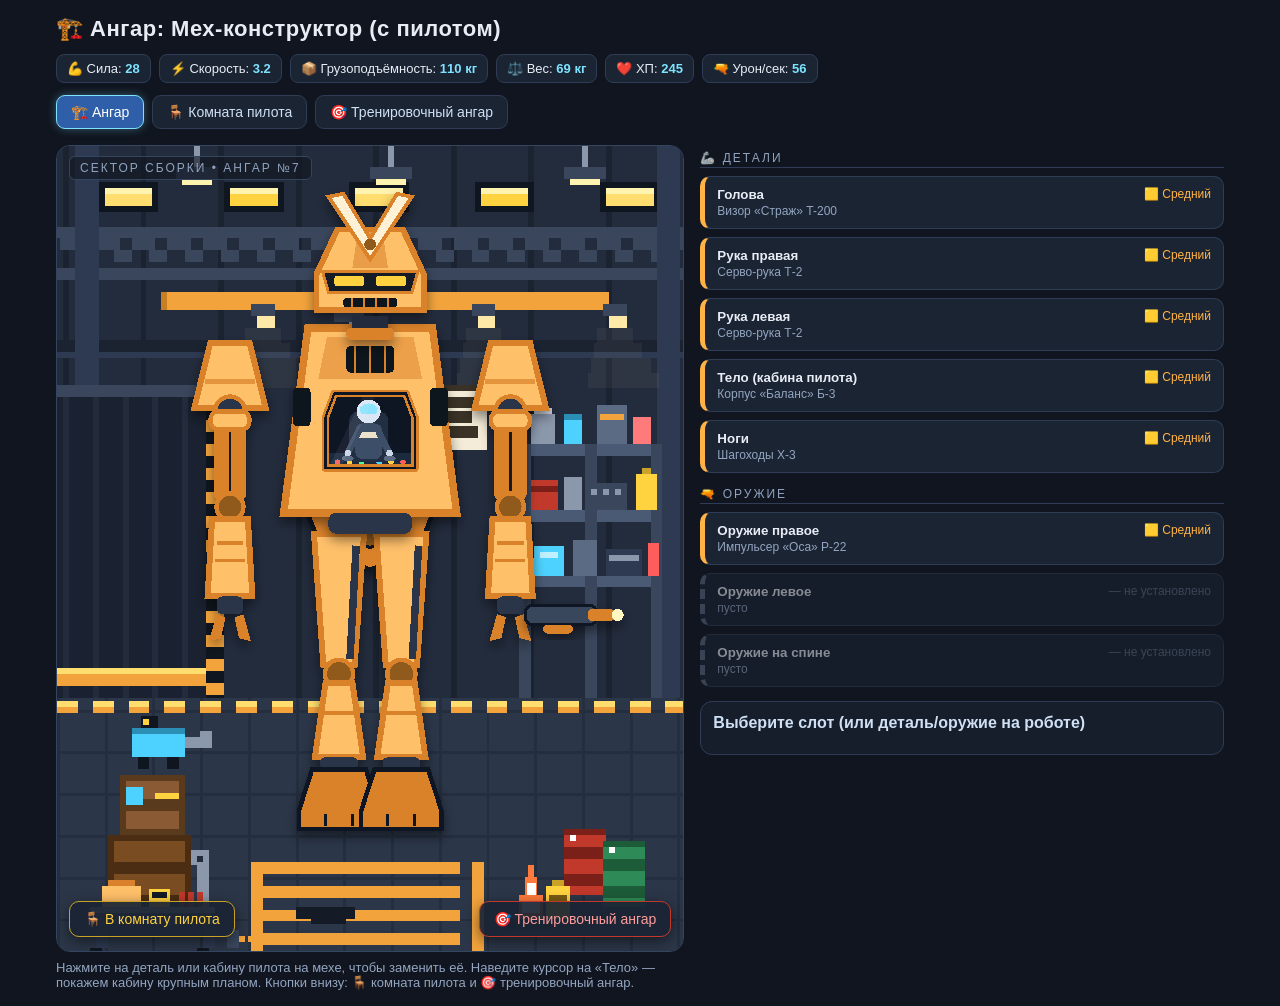
<file: index.html>
<!DOCTYPE html>
<html lang="ru">
<head>
<meta charset="UTF-8">
<meta name="viewport" content="width=device-width, initial-scale=1.0">
<title>Ангар — Мех с пилотом 2D</title>
<link rel="icon" href="data:image/svg+xml,<svg xmlns='http://www.w3.org/2000/svg' viewBox='0 0 100 100'><text y='.9em' font-size='90'>🤖</text></svg>">
<link rel="stylesheet" href="style.css">
  <style>
    #robotSvg, .hangar svg, .room-scene svg { shape-rendering: crispEdges; image-rendering: pixelated; }
    /* декор ангара — только фон, клики проходят сквозь него к меху */
    #decorBack, #decorFront { pointer-events: none; }
  </style>
</head>
<body>
  <div class="app">
    <header class="topbar">
      <h1 id="screenTitle">🏗️ Ангар: Мех-конструктор (с пилотом)</h1>
      <div class="total-stats" id="totalStats"></div>
      <div class="nav-btns">
        <button class="nav-btn" id="btnHangar">🏗️ Ангар</button>
        <button class="nav-btn pilot" id="btnPilotRoom">🪑 Комната пилота</button>
        <button class="nav-btn arena" id="btnArena">🎯 Тренировочный ангар</button>
      </div>
    </header>

    <main class="content">
      <!-- ===== ЭКРАН: КОМНАТА ПИЛОТА (скрыт по умолчанию) ===== -->
      <section class="pilot-room" id="pilotRoom" hidden>
        <div class="room-scene">
          <svg viewBox="0 0 900 560" width="100%" xmlns="http://www.w3.org/2000/svg" preserveAspectRatio="xMidYMid meet">
            <defs>
              <linearGradient id="wallGrad" x1="0" y1="0" x2="0" y2="1">
                <stop offset="0" stop-color="#3a4258"/><stop offset="1" stop-color="#2a3143"/>
              </linearGradient>
              <linearGradient id="deskGrad" x1="0" y1="0" x2="0" y2="1">
                <stop offset="0" stop-color="#8a5a34"/><stop offset="1" stop-color="#6b421f"/>
              </linearGradient>
              <linearGradient id="lampLight" x1="0" y1="0" x2="0" y2="1">
                <stop offset="0" stop-color="#ffe9a8" stop-opacity="0.55"/>
                <stop offset="1" stop-color="#ffe9a8" stop-opacity="0"/>
              </linearGradient>
              <filter id="folderShadow" x="-20%" y="-20%" width="140%" height="140%">
                <feDropShadow dx="0" dy="6" stdDeviation="6" flood-color="#000" flood-opacity="0.5"/>
              </filter>
            </defs>

            <!-- стена и пол комнаты -->
            <rect x="0" y="0" width="900" height="400" fill="url(#wallGrad)"/>
            <rect x="0" y="400" width="900" height="160" fill="#20222c"/>
            <rect x="0" y="398" width="900" height="6" fill="#171921"/>

            <!-- окно с видом на ангар -->
            <rect x="60" y="60" width="220" height="160" rx="6" fill="#101828" stroke="#55617a" stroke-width="8"/>
            <line x1="170" y1="64" x2="170" y2="216" stroke="#55617a" stroke-width="6"/>
            <line x1="64" y1="140" x2="276" y2="140" stroke="#55617a" stroke-width="6"/>
            <!-- силуэт меха за окном -->
            <g opacity="0.85">
              <circle cx="120" cy="90" r="4" fill="#ffd23f"/>
              <circle cx="150" cy="82" r="2.5" fill="#fff" opacity="0.8"/>
              <path d="M150 200 L150 150 M138 200 L142 160 M162 200 L158 160" stroke="#0d1420" stroke-width="10"/>
              <rect x="136" y="140" width="28" height="34" rx="4" fill="#0d1420"/>
              <rect x="142" y="126" width="16" height="16" rx="3" fill="#0d1420"/>
              <polygon points="140,118 160,118 150,108" fill="#0d1420"/>
              <rect x="128" y="196" width="44" height="8" fill="#0d1420"/>
            </g>

            <!-- плакат «Слава пилотам мехов» -->
            <g transform="rotate(-1.5 700 130)">
              <rect x="600" y="55" width="200" height="150" rx="6" fill="#f4ecd8" stroke="#3a3226" stroke-width="5"/>
              <polygon points="700,80 715,118 755,118 723,141 735,180 700,157 665,180 677,141 645,118 685,118" fill="#c0392b"/>
              <text x="700" y="200" text-anchor="middle" font-family="Arial Black,Arial" font-weight="bold" font-size="15" fill="#3a3226">СЛАВА МЕХАНИКАМ!</text>
            </g>

            <!-- настольная лампа (свет) -->
            <polygon points="330,250 300,430 560,430 520,250" fill="url(#lampLight)"/>
            <rect x="352" y="420" width="70" height="10" rx="4" fill="#2e3440"/>
            <line x1="387" y1="420" x2="387" y2="300" stroke="#2e3440" stroke-width="8"/>
            <line x1="387" y1="300" x2="440" y2="262" stroke="#2e3440" stroke-width="8"/>
            <path d="M418 246 L470 246 L456 286 L432 286 Z" fill="#3f7d5a" stroke="#2b5a40" stroke-width="4"/>
            <ellipse cx="444" cy="288" rx="12" ry="4" fill="#ffe9a8"/>

            <!-- письменный стол -->
            <rect x="120" y="428" width="680" height="30" rx="8" fill="url(#deskGrad)" stroke="#4a2d12" stroke-width="4"/>
            <rect x="150" y="458" width="26" height="92" fill="#5a3a1c"/>
            <rect x="744" y="458" width="26" height="92" fill="#5a3a1c"/>
            <rect x="560" y="458" width="180" height="70" rx="6" fill="#7a4c22" stroke="#4a2d12" stroke-width="4"/>
            <circle cx="650" cy="493" r="8" fill="#c9a227"/>

            <!-- кружка с кофе -->
            <g transform="translate(238 386)">
              <path d="M-6 -2 Q-14 -12 -4 -20 M4 -4 Q12 -14 2 -24" stroke="#cbd5e4" stroke-width="3" fill="none" opacity="0.6"/>
              <rect x="-16" y="0" width="34" height="34" rx="6" fill="#dfe6ef" stroke="#9aa7bb" stroke-width="3"/>
              <path d="M18 8 Q32 12 18 26" fill="none" stroke="#9aa7bb" stroke-width="5"/>
              <ellipse cx="1" cy="2" rx="15" ry="4" fill="#5b3a1e"/>
            </g>

            <!-- ДВЕ ПАПКИ С ДЕЛАМИ ПИЛОТОВ (кликабельные) -->
            <g class="folder folder-male" id="folderMale" transform="translate(430 344) rotate(-7 120 150)" data-pilot="male">
              <title>Дело пилота: Артём «Ястреб» Соколов</title>
            </g>
            <g class="folder folder-female" id="folderFemale" transform="translate(560 350) rotate(6 120 150)" data-pilot="female">
              <title>Дело пилота: Алиса «Ласточка» Верещагина</title>
            </g>

            <!-- карандаши в стакане -->
            <g transform="translate(760 392)">
              <rect x="-14" y="0" width="30" height="36" rx="5" fill="#33415c" stroke="#22304a" stroke-width="3"/>
              <line x1="-6" y1="4" x2="-12" y2="-26" stroke="#ffd23f" stroke-width="5"/>
              <line x1="2" y1="4" x2="2" y2="-32" stroke="#ff5c5c" stroke-width="5"/>
              <line x1="10" y1="4" x2="16" y2="-24" stroke="#4dff88" stroke-width="5"/>
            </g>
          </svg>
        </div>
        <div class="hint room-hint">Рабочий стол дежурного по ангара. На столе — две папки с личными делами пилотов. Нажмите на папку, чтобы открыть дело.</div>

        <!-- Карточка дела пилота -->
        <div class="dossier" id="dossier" hidden>
          <div class="dossier-inner">
            <button class="dossier-close" id="dossierClose" title="Закрыть дело">✖</button>
            <div class="dossier-photo" id="dossierPhoto"></div>
            <div class="dossier-info">
              <h2 id="dossierName"></h2>
              <div class="dossier-rank" id="dossierRank"></div>
              <ul class="dossier-list" id="dossierList"></ul>
              <div class="dossier-mech" id="dossierMech"></div>
            </div>
          </div>
        </div>
      </section>

      <!-- ===== ЭКРАН: ТРЕНИРОВОЧНЫЙ АНГАР (скрыт по умолчанию) ===== -->
      <section class="arena-wrap" id="arenaWrap" hidden>
        <div class="fighter-cards" id="fighterCards"></div>
        <div class="arena-scene">
          <svg id="battleSvg" viewBox="-10 -10 420 540" width="100%" xmlns="http://www.w3.org/2000/svg"></svg>
          <div class="hangar-floor-label">Полигон • Тренировочный ангар №3</div>
          <div class="battle-result" id="battleResult" hidden></div>
        </div>
        <div class="arena-controls">
          <div class="aim-block">
            <div class="aim-title">🎯 Прицел (по какой детали бить):</div>
            <div class="aim-picker" id="aimPicker"></div>
          </div>
          <div class="target-info" id="targetInfo"></div>
          <div class="action-block">
            <button class="attack-btn" id="btnAttack">🔫 ОГОНЬ!</button>
            <button class="reset-btn" id="btnReset">🔄 Новый бой</button>
          </div>
        </div>
        <div class="battle-log" id="battleLog"></div>
        <div class="hint">Учебные мехи: 🟦 «Разведчик» (лёгкая броня), 🟨 «Линия фронта» (средняя), 🟥 «Осадная крепость» (тяжёлая). Сбивайте ноги — цель замедлится, оружие — цель не сможет стрелять, кабина или голова — мех уничтожен.</div>
      </section>

      <!-- Ангар с роботом -->
      <section class="hangar-wrap" id="hangarWrap">
        <div class="hangar" id="hangar">
          <svg id="robotSvg" viewBox="-10 -10 420 540" width="100%" height="100%" xmlns="http://www.w3.org/2000/svg">
            <defs>
              <linearGradient id="floorGrad" x1="0" y1="0" x2="0" y2="1">
                <stop offset="0" stop-color="#2b3648"/>
                <stop offset="1" stop-color="#1c2331"/>
              </linearGradient>
              <filter id="shadow" x="-20%" y="-20%" width="140%" height="140%">
                <feDropShadow dx="0" dy="4" stdDeviation="4" flood-color="#000" flood-opacity="0.45"/>
              </filter>
            </defs>

            <!-- ===== ПИКСЕЛЬНЫЙ ДЕКОР АНГАРА (генерируется в decor.js) ===== -->
            <g id="decorBack"></g>

            <!-- Оружие на спине (за роботом) -->
            <g id="part-weaponBack" class="robot-part" data-slot="weaponBack"></g>

            <!-- Части робота (порядок отрисовки: ноги -> руки -> тело -> голова) -->
            <g id="part-legs"   class="robot-part" data-slot="legs"   filter="url(#shadow)"></g>
            <g id="part-armL"   class="robot-part" data-slot="armL"   filter="url(#shadow)"></g>
            <g id="part-armR"   class="robot-part" data-slot="armR"   filter="url(#shadow)"></g>
            <g id="part-body"   class="robot-part" data-slot="body"   filter="url(#shadow)"></g>
            <g id="part-head"   class="robot-part" data-slot="head"   filter="url(#shadow)"></g>

            <!-- Стволы оружия в руках (поверх рук) -->
            <g id="part-weaponL" class="robot-part" data-slot="weaponL" filter="url(#shadow)"></g>
            <g id="part-weaponR" class="robot-part" data-slot="weaponR" filter="url(#shadow)"></g>

            <!-- Декор перед мехом: ящики, бочки, конус, тележка с запчастями -->
            <g id="decorFront"></g>
          </svg>

          <div class="hangar-floor-label">Сектор сборки • Ангар №7</div>

          <!-- Кабина пилота крупным планом (показывается при наведении на тело меха) -->
          <div class="cockpit-tip" id="cockpitTip"></div>
        </div>

        <div class="hint">Нажмите на деталь или кабину пилота на мехе, чтобы заменить её. Наведите курсор на «Тело» — покажем кабину крупным планом.</div>
      </section>

      <!-- Панель управления -->
      <aside class="panel">
        <div class="slots" id="slotsList"></div>

        <div class="picker" id="picker">
          <div class="picker-title" id="pickerTitle">Выберите слот</div>
          <div class="picker-cards" id="pickerCards"></div>
        </div>
      </aside>
    </main>
  </div>

  <script src="parts.js"></script>
  <script src="decor.js"></script>
  <script src="pilotroom.js"></script>
  <script src="arena.js"></script>
  <script src="app.js"></script>
</body>
</html>
</file>
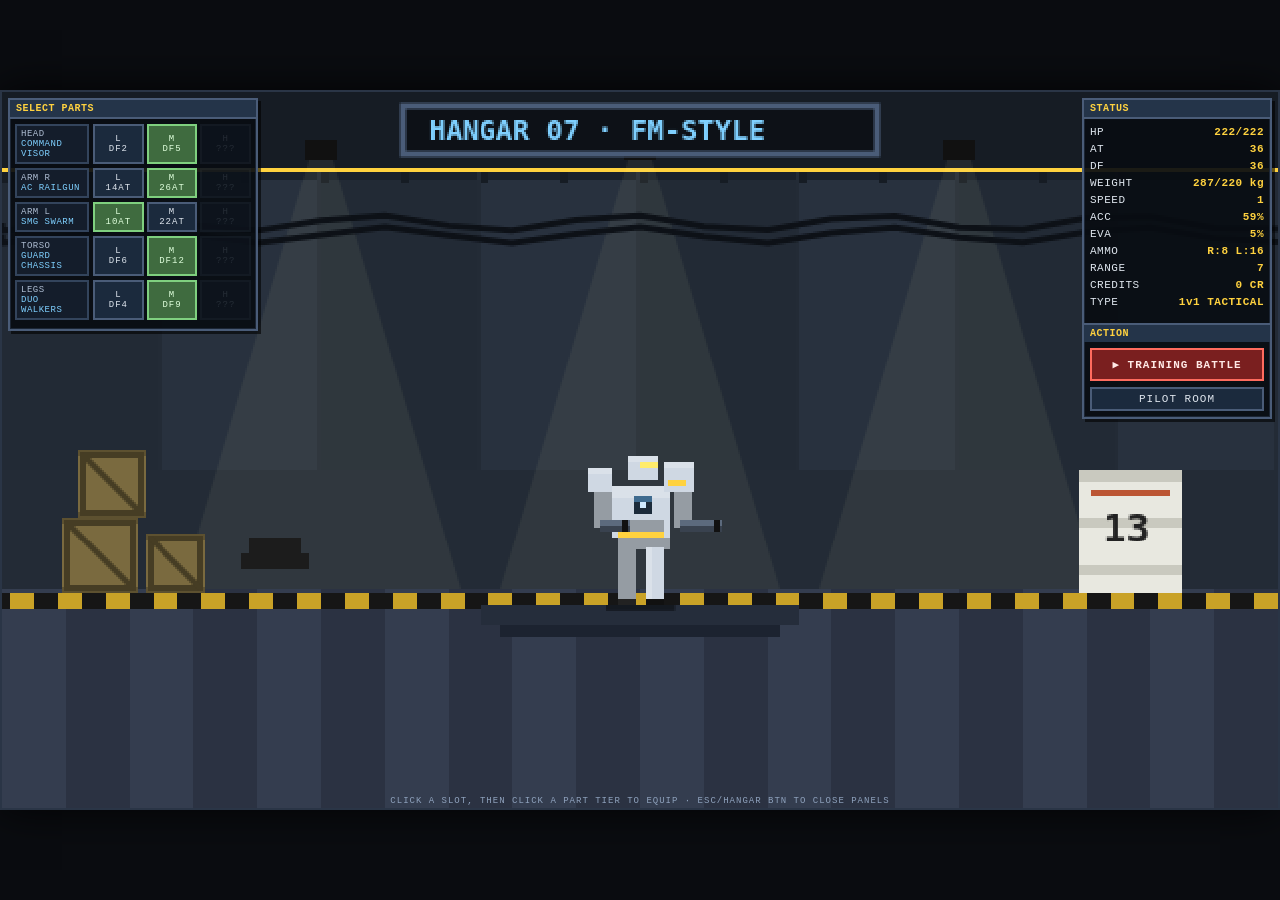
<file: fm1/index.html>
<!DOCTYPE html>
<html lang="ru">
<head>
<meta charset="UTF-8">
<title>MECH COMMAND — Front Mission Style Prototype</title>
<link rel="stylesheet" href="style.css">
</head>
<body>
<div id="app">
  <canvas id="screen" width="640" height="360"></canvas>

  <!-- ===== ЭКРАН АНГАРА (HTML-панели поверх canvas-фона) ===== -->
  <div id="hangarUI" class="overlay">
    <div class="panel parts-panel">
      <div class="panel-title">SELECT PARTS</div>
      <div id="slotList" class="slot-list"></div>
    </div>
    <div class="panel status-panel">
      <div class="panel-title">STATUS</div>
      <div id="statusTable"></div>
      <div class="panel-title t2">ACTION</div>
      <button id="btnBattle" class="big-btn">▶ TRAINING BATTLE</button>
      <button id="btnPilot" class="small-btn">PILOT ROOM</button>
    </div>
    <div class="panel part-detail" id="partDetail" hidden></div>
    <div class="hint">CLICK A SLOT, THEN CLICK A PART TIER TO EQUIP · ESC/HANGAR BTN TO CLOSE PANELS</div>
  </div>

  <!-- ===== ЭКРАН БОЯ ===== -->
  <div id="battleUI" class="overlay" hidden>
    <div class="panel turn-banner" id="turnBanner">PLAYER TURN</div>
    <div class="panel enemy-info" id="enemyInfo"></div>
    <div class="panel action-menu" id="actionMenu" hidden>
      <div class="panel-title">ORDER</div>
      <button data-act="move"   class="act-btn">1. MOVE</button>
      <button data-act="attack" class="act-btn">2. ATTACK</button>
      <button data-act="wait"   class="act-btn">3. WAIT</button>
    </div>
    <div class="panel battle-log" id="battleLog"></div>
    <div class="panel target-hint" id="targetHint" hidden>PICK TARGET CELL (LEFT CLICK) · RIGHT CLICK = CANCEL</div>
  </div>

  <!-- ===== ЭКРАН РЕЗУЛЬТАТА ===== -->
  <div id="resultUI" class="overlay" hidden>
    <div class="panel result-panel">
      <div id="resultTitle" class="result-title"></div>
      <div id="resultReward" class="result-reward"></div>
      <button id="btnResultOk" class="big-btn">CONTINUE</button>
    </div>
  </div>
</div>

<!-- Порядок важен: данные → спрайты → классы → игра -->
<script src="parts.js"></script>
<script src="mech.js"></script>
<script src="battle.js"></script>
<script src="game.js"></script>
</body>
</html>
</file>
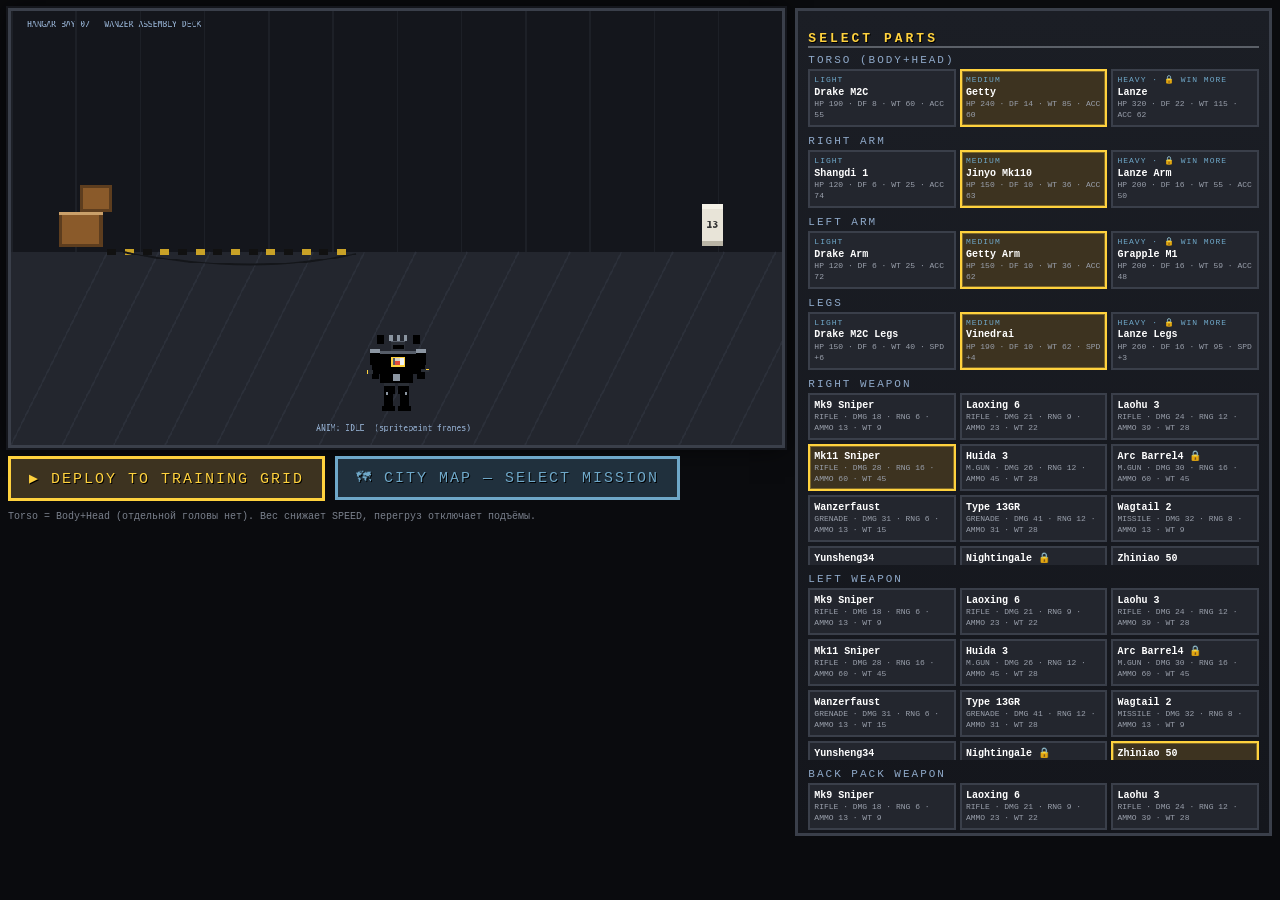
<file: fm2/index.html>
<!DOCTYPE html>
<html lang="ru">
<head>
<meta charset="utf-8">
<title>MECH TACTICS: DIABLO — Front Mission style</title>
<link rel="stylesheet" href="style.css">
</head>
<body>
<div id="app">

  <!-- ================= ANGAR ================= -->
  <section id="scr-hangar">
    <div class="left">
      <canvas id="cv" width="960" height="540"></canvas>
      <div class="hangar-actions">
        <button id="btn-deploy" class="big">▶ DEPLOY TO TRAINING GRID</button>
        <button id="btn-mission" class="big alt">🗺 CITY MAP — SELECT MISSION</button>
        <span class="hintline">Torso = Body+Head (отдельной головы нет). Вес снижает SPEED, перегруз отключает подъёмы.</span>
      </div>
    </div>
    <aside class="right">
      <h2>SELECT PARTS</h2>
      <div id="parts-panel" class="scroll"></div>
      <h2>STATUS</h2>
      <div id="status"></div>
    </aside>
  </section>

  <!-- ============ КАРТА ГОРОДА — ВЫБОР ЗАДАНИЯ ============ -->
  <section id="scr-map" style="display:none">
    <div class="map-wrap">
      <canvas id="cvm" width="960" height="540"></canvas>
      <div id="map-info">—</div>
      <div id="map-hint">Клик по метке локации — брифинг задания · Enter/Space — принять бой · Esc — в ангар</div>
      <div class="mission-card" id="mission-card">
        <h3 id="mc-title">SELECT MISSION</h3>
        <p id="mc-desc"></p>
        <button id="mc-deploy" class="big">▶ DEPLOY</button>
        <span id="mc-reward" class="hintline"></span>
      </div>
    </div>
  </section>

  <!-- ================= БОЙ ================= -->
  <section id="scr-battle" style="display:none">
    <div class="topbar">
      <span id="turn-label">PLAYER TURN</span>
      <span id="phud"></span>
      <button id="btn-leave">◀ LEAVE GRID</button>
    </div>
    <div class="battle-wrap">
      <canvas id="cvb" width="960" height="540"></canvas>
      <div id="unit-info">—</div>
      <div id="hint">MOVE then ATTACK (or WAIT)</div>
      <div class="actions">
        <button id="act-move">1 MOVE</button>
        <button id="act-attack">2 ATTACK</button>
        <button id="act-wait">3 WAIT</button>
        <button id="btn-endturn">END TURN</button>
      </div>
      <div id="log" class="scroll"></div>
    </div>
    <div id="scr-result" style="display:none">
      <div class="result-box">
        <h1 id="result-title">MISSION COMPLETE</h1>
        <p id="result-text"></p>
        <button id="btn-retry">RETRY</button>
        <button id="btn-back">RETURN TO HANGAR</button>
      </div>
    </div>
  </section>

</div>
<script src="sprites.js"></script>
<script src="game.js"></script>
</body>
</html>
</file>
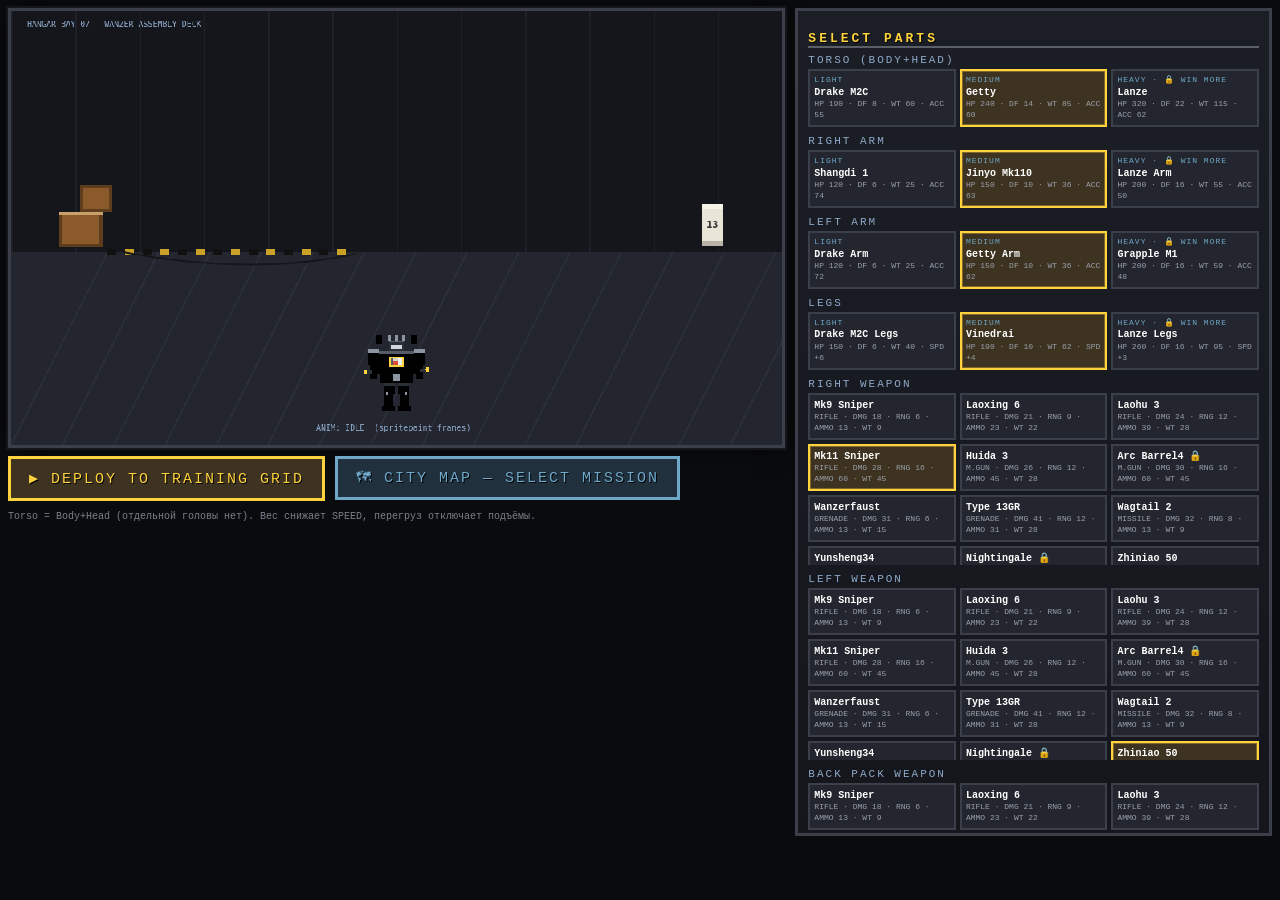
<file: mech-city.html>
<!DOCTYPE html>
<html lang="ru">
<head>
<meta charset="utf-8">
<title>MECH TACTICS: DIABLO — Front Mission style</title>
<style>
/* MECH TACTICS: DIABLO — пиксельный UI в духе D2/FM */
* { box-sizing: border-box; margin: 0; }
html, body { background: #0a0b0e; color: #cfc9b8; font-family: "Courier New", monospace; }
#app { max-width: 1300px; margin: 0 auto; padding: 8px; }
canvas { image-rendering: pixelated; image-rendering: crisp-edges; display: block; }

/* --- Ангар --- */
#scr-hangar { display: flex; gap: 10px; }
.left { flex: 1 1 62%; min-width: 0; }
.left canvas { width: 100%; height: auto; border: 3px solid #3a3f4a; box-shadow: 0 0 0 2px #14161c, 0 0 24px #000a; background: #14161c; }
.right { flex: 1 1 38%; border: 3px solid #3a3f4a; background: linear-gradient(#1b1e25, #14161c); padding: 10px; max-height: 92vh; overflow-y: auto; }
.right h2 { color: #ffd23e; font-size: 13px; letter-spacing: 3px; border-bottom: 2px solid #5b6068; margin: 10px 0 6px; text-shadow: 1px 1px 0 #000; }
.slot-group { margin-bottom: 8px; }
.slot-title { color: #8fa9c9; font-size: 11px; letter-spacing: 2px; margin: 6px 0 3px; }
.tiers { display: grid; grid-template-columns: repeat(3, 1fr); gap: 4px; }
.tiers.weapons { grid-template-columns: repeat(3, 1fr); max-height: 172px; overflow-y: auto; }
.pbtn, .wbtn { background: #23262e; border: 2px solid #3a3f4a; color: #cfc9b8; font-family: inherit;
  font-size: 9px; padding: 4px; cursor: pointer; text-align: left; line-height: 1.35; }
.pbtn em { display: block; color: #6fa8c9; font-style: normal; font-size: 8px; letter-spacing: 1px; }
.pbtn b, .wbtn b { display: block; color: #fff; font-size: 10px; }
.pbtn i, .wbtn i { display: block; color: #9aa0ac; font-style: normal; font-size: 8px; }
.pbtn:hover, .wbtn:hover { border-color: #ffd23e; background: #2c303a; }
.pbtn.cur, .wbtn.cur { border-color: #ffd23e; background: #3d3320; box-shadow: inset 0 0 0 1px #ffd23e55; }
#status .row { display: flex; justify-content: space-between; font-size: 12px; padding: 2px 4px; border-bottom: 1px dashed #2c303a; }
#status .row b { color: #fff; }
#status .warn { color: #ff6a4a; }
.hangar-actions { margin-top: 8px; display: flex; align-items: center; gap: 10px; flex-wrap: wrap; }
.big { background: #3d3320; border: 3px solid #ffd23e; color: #ffd23e; font-family: inherit; font-size: 15px;
  letter-spacing: 2px; padding: 10px 18px; cursor: pointer; text-shadow: 1px 1px 0 #000; }
.big:hover { background: #5a4a26; }
.hintline { font-size: 10px; color: #7a808c; }

/* --- Бой --- */
#scr-battle { position: relative; }
.topbar { display: flex; align-items: center; gap: 12px; background: #1b1e25; border: 3px solid #3a3f4a; padding: 6px 10px; font-size: 13px; }
#turn-label { color: #ffd23e; letter-spacing: 2px; }
#phud { color: #8fa9c9; flex: 1; font-size: 11px; }
.battle-wrap { position: relative; }
#cvb { width: 100%; height: auto; border: 3px solid #3a3f4a; background: #0c0d10; cursor: crosshair; }
#unit-info { position: absolute; top: 8px; left: 8px; background: #000000cc; border: 1px solid #5b6068; padding: 4px 8px; font-size: 10px; color: #cfe3ff; max-width: 92%; }
#hint { position: absolute; bottom: 64px; left: 8px; background: #000000bb; border: 1px solid #c9a227; padding: 3px 8px; font-size: 11px; color: #ffd23e; }
.actions { position: absolute; bottom: 8px; left: 8px; display: flex; gap: 6px; }
.actions button, .topbar button { background: #23262e; border: 2px solid #5b6068; color: #cfc9b8; font-family: inherit; font-size: 11px; padding: 6px 10px; cursor: pointer; letter-spacing: 1px; }
.actions button:hover:not(:disabled), .topbar button:hover { border-color: #ffd23e; color: #ffd23e; }
.actions button:disabled { opacity: .35; cursor: default; }
#log { position: absolute; bottom: 8px; right: 8px; width: 300px; max-height: 110px; overflow-y: auto;
  background: #000000c8; border: 1px solid #3a3f4a; font-size: 10px; padding: 4px 6px; color: #9fb28f; }
#log div { border-bottom: 1px dotted #23262e; padding: 1px 0; }
.scroll::-webkit-scrollbar { width: 8px; } .scroll::-webkit-scrollbar-thumb { background: #3a3f4a; }

/* --- Результат --- */
#scr-result { position: absolute; inset: 0; display: flex; align-items: center; justify-content: center; background: #000a; z-index: 5; }
.result-box { border: 3px solid #ffd23e; background: #14161c; padding: 24px 34px; text-align: center; box-shadow: 0 0 40px #000; }
.result-box h1 { color: #ffd23e; letter-spacing: 3px; margin-bottom: 10px; text-shadow: 2px 2px 0 #000; }
.result-box p { font-size: 12px; margin-bottom: 16px; color: #cfc9b8; }
.result-box button { margin: 0 4px; }
@media (max-width: 900px) { #scr-hangar { flex-direction: column; } }

/* --- Карта города (выбор задания) --- */
#scr-map { position: relative; }
.map-wrap { position: relative; }
#cvm { width: 100%; height: auto; border: 3px solid #3a3f4a; background: #0c0d10; cursor: pointer; }
#map-info { position: absolute; top: 8px; left: 8px; background: #000000cc; border: 1px solid #5b6068; padding: 4px 8px; font-size: 10px; color: #cfe3ff; max-width: 92%; }
#map-hint { position: absolute; bottom: 8px; left: 8px; background: #000000bb; border: 1px solid #c9a227; padding: 3px 8px; font-size: 11px; color: #ffd23e; }
.mission-card { position: absolute; right: 12px; top: 40px; width: 260px; background: #14161cee; border: 3px solid #5b6068; padding: 10px; box-shadow: 0 0 24px #000c; }
.mission-card.sel { border-color: #ffd23e; }
.mission-card h3 { color: #ffd23e; font-size: 13px; letter-spacing: 2px; margin-bottom: 6px; text-shadow: 1px 1px 0 #000; }
.mission-card p { font-size: 10px; line-height: 1.5; color: #cfc9b8; min-height: 84px; margin-bottom: 8px; }
.mission-card .big { width: 100%; font-size: 13px; padding: 8px; }
.mission-card.done { opacity: .55; }
.big.alt { background: #20303d; border-color: #6fa8c9; color: #6fa8c9; }
.big.alt:hover { background: #2c4257; }

</style>
</head>
<body>
<div id="app">

  <!-- ================= ANGAR ================= -->
  <section id="scr-hangar">
    <div class="left">
      <canvas id="cv" width="960" height="540"></canvas>
      <div class="hangar-actions">
        <button id="btn-deploy" class="big">▶ DEPLOY TO TRAINING GRID</button>
        <button id="btn-mission" class="big alt">🗺 CITY MAP — SELECT MISSION</button>
        <span class="hintline">Torso = Body+Head (отдельной головы нет). Вес снижает SPEED, перегруз отключает подъёмы.</span>
      </div>
    </div>
    <aside class="right">
      <h2>SELECT PARTS</h2>
      <div id="parts-panel" class="scroll"></div>
      <h2>STATUS</h2>
      <div id="status"></div>
    </aside>
  </section>

  <!-- ============ КАРТА ГОРОДА — ВЫБОР ЗАДАНИЯ ============ -->
  <section id="scr-map" style="display:none">
    <div class="map-wrap">
      <canvas id="cvm" width="960" height="540"></canvas>
      <div id="map-info">—</div>
      <div id="map-hint">Клик по метке локации — брифинг задания · Enter/Space — принять бой · Esc — в ангар</div>
      <div class="mission-card" id="mission-card">
        <h3 id="mc-title">SELECT MISSION</h3>
        <p id="mc-desc"></p>
        <button id="mc-deploy" class="big">▶ DEPLOY</button>
        <span id="mc-reward" class="hintline"></span>
      </div>
    </div>
  </section>

  <!-- ================= БОЙ ================= -->
  <section id="scr-battle" style="display:none">
    <div class="topbar">
      <span id="turn-label">PLAYER TURN</span>
      <span id="phud"></span>
      <button id="btn-leave">◀ LEAVE GRID</button>
    </div>
    <div class="battle-wrap">
      <canvas id="cvb" width="960" height="540"></canvas>
      <div id="unit-info">—</div>
      <div id="hint">MOVE then ATTACK (or WAIT)</div>
      <div class="actions">
        <button id="act-move">1 MOVE</button>
        <button id="act-attack">2 ATTACK</button>
        <button id="act-wait">3 WAIT</button>
        <button id="btn-endturn">END TURN</button>
      </div>
      <div id="log" class="scroll"></div>
    </div>
    <div id="scr-result" style="display:none">
      <div class="result-box">
        <h1 id="result-title">MISSION COMPLETE</h1>
        <p id="result-text"></p>
        <button id="btn-retry">RETRY</button>
        <button id="btn-back">RETURN TO HANGAR</button>
      </div>
    </div>
  </section>

</div>
<script>
/* ===== sprites.js (inlined) ===== */
/* ============================================================
   SPRITES — покадровая пиксель-анимация меха (формат spritepaint)
   Каждый кадр = массив строк, где символ = индекс палитры ('.' = прозрачный).
   Кадры хранятся в base64 (как экспорт spritepaint.com), декодируются на лету.
   Анимации: idle (стоячая стойка, 4 кадра), walk (шаг, 6 кадров), fire (выстрел, 3 кадра).
   Мех: Front Mission WANZER — угловатый, серо-белая броня, жёлтые акценты,
   V-образный гребень, cockpit-иллюминатор с пилотом, большие наплечники.
   ============================================================ */

// ---- Палитра (индекс -> цвет). 0 = прозрачный ----
const PAL = [
  'rgba(0,0,0,0)', // .  прозрачный
  '#2b2f36',       // 1  тёмный контур/механика
  '#565d68',       // 2  средний металл (тени брони)
  '#8b95a1',       // 3  базовый металл брони
  '#cfd6de',       // 4  светлая броня
  '#eef1f4',       // 5  блики брони
  '#ffd23e',       // 6  жёлтый (акценты FM)
  '#ffdf6b',       // 7  визор (светло-жёлтый)
  '#9adf6b',       // 8  зелёный (стекло кабины / огонь)
  '#3a3e45',       // 9  почти чёрный (ниши, ствол)
  '#d8d2c2',       // A  ракетно-бежевый
  '#e04b3a',       // B  красный (трассеры, индикаторы)
  '#fff7e0',       // C  вспышка выстрела
  '#d9b38c',       // D  кожа пилота
  '#4a6b8a',       // E  комбинезон пилота
];
// символы палитры: '.','1'..'9','A'..'E'
const SYM = '.123456789ABCDE';

// ---------- Кадры ----------
// Мех (WANZER) собирается из «пиксельных прямоугольников» (как слои в spritepaint).
// pose — параметры конкретного кадра анимации:
//   bob        — вертикальное покачивание корпуса (дыхание/шаг)
//   legF, legB — какая нога поднята/вынесена вперёд (шаг)
//   rec        — отдача правой руки со стволом (выстрел)
//   muzzle     — вспышка в дуле
//   visorOff   — визор мигнул (покадровая «жизнь»)
//   lean       — наклон корпуса (idle-микродвижение)
// Все координаты — в пиксельной сетке спрайта SWxSH, лицо меха смотрит ВПРАВО.

const SW = 36, SH = 48; // размер одного кадра спрайт-листа

function rectsFor(pose) {
  const R = [];
  const b = pose.bob || 0, ln = pose.lean || 0;
  const push = (x, y, w, h, c) => R.push([x, y, w, h, c]);
  const Y = 44 + b;                       // уровень земли (подошвы ступней)
  const legF = pose.legF || 0, legB = pose.legB || 0; // шаг: подъём передней/задней ноги

  // ===== НОГИ (двухзвенные, угловатые) =====
  // задняя (левая на экране) нога: стопа/голень поднимаются при шаге (legB)
  push(10 - legB * 2, Y - 3 - legB * 3, 7, 3, '1');        // стопа
  push(11 - legB, Y - 10 - legB * 2, 5, 7, '2');           // голень
  push(11, Y - 16, 6, 6, '3');                              // бедро (броня)
  push(11, Y - 16, 6, 2, '4');                              // блик бедра
  // передняя (правая) нога
  push(19 + legF * 2, Y - 3 - legF * 3, 7, 3, '1');
  push(20 + legF, Y - 10 - legF * 2, 5, 7, '2');
  push(19, Y - 16, 6, 6, '3');
  push(19, Y - 16, 6, 2, '4');
  // коленные жёлтые акценты
  push(12, Y - 11, 1, 2, '6'); push(23, Y - 11, 1, 2, '6');

  // ===== ТАЗ (поверх бёдер — как в FM: пояс закрывает шарниры) =====
  push(9, Y - 22, 18, 6, '1');
  push(10, Y - 21, 16, 4, '2');
  push(16, Y - 21, 4, 4, '6');                             // жёлтый замок таза

  // ===== ТОРС (FM-клин: широкий сверху) =====
  const ty = Y - 34;                                       // верх корпуса
  push(7 + ln, ty, 22, 13, '3');                           // корпус
  push(7 + ln, ty, 22, 2, '5');                            // светлая кромка
  push(7 + ln, ty + 11, 22, 2, '2');                       // нижняя тень
  push(8 + ln, ty + 3, 5, 7, '2');                         // левая панель брони
  push(23 + ln, ty + 3, 5, 7, '2');                        // правая панель брони

  // cockpit-иллюминатор с пилотом (голова+тело = Torso, человек внутри!)
  push(14 + ln, ty + 3, 8, 6, '9');                        // ниша
  push(15 + ln, ty + 4, 6, 4, '8');                        // зелёное стекло
  push(16 + ln, ty + 4, 3, 2, 'D');                        // голова пилота
  push(16 + ln, ty + 6, 3, 2, 'E');                        // комбинезон
  push(15 + ln, ty + 4, 1, 4, '5');                        // блик стекла

  // ===== ГОЛОВНАЯ ЧАСТЬ (встроена в Torso) + V-ГРЕБЕНЬ =====
  push(14 + ln, ty - 6, 8, 6, '4');                        // череп
  push(14 + ln, ty - 6, 8, 1, '5');
  push(15 + ln, ty - 3, 6, 2, pose.visorOff ? '2' : '7');  // Визор (мерцает по кадрам)
  push(17 + ln, ty - 11, 2, 5, '6');                       // центральный шип V
  push(13 + ln, ty - 9, 2, 3, '6');                        // левое перо V
  push(21 + ln, ty - 9, 2, 3, '6');                        // правое перо V

  // ===== НАПЛЕЧНИКИ (плиты поверх корпуса, жёлтая кромка) =====
  push(2 + ln, ty - 1, 6, 9, '2');
  push(2 + ln, ty - 1, 6, 2, '6');
  push(28 + ln, ty - 1, 6, 9, '2');
  push(28 + ln, ty - 1, 6, 2, '6');

  // ===== РУКИ + СТВОЛЫ (правая стреляет вперёд-вправо) =====
  const rec = pose.rec || 0;
  push(3 + ln, ty + 8, 4, 8, '1');                         // левая рука (предплечье)
  push(29 + ln, ty + 8, 4, 8, '1');                        // правая рука
  push(31 + ln - rec, ty + 10, 5, 2, '4');                 // кисть-основа ствола
  push(34 + ln - rec, ty + 10, 2, 1, '9');                 // ствол
  push(35 + ln - rec, ty + 9, 1, 3, '9');                  // дульная насадка
  // левый ствол смотрит назад-влево (зеркалится вместе со всем спрайтом у врагов)
  push(0 + ln, ty + 11, 4, 2, '4');
  push(0 + ln, ty + 11, 1, 2, '9');

  // ===== РАНЦ (back pack: контейнеры ракет ЗА спиной — рисуем до ног, перекрываются) =====
  // (порядок слоёв важнее цвета: ранец физически дальше камеры)

  // ===== ВСПЫШКА ВЫСТРЕЛА (muzzle flash, кадр fire) =====
  if (pose.muzzle) {
    push(36 - rec, ty + 7, 4, 5, 'C');
    push(36 - rec, ty + 8, 3, 3, '6');
    push(37 - rec, ty + 9, 2, 1, 'B');
  }
  return R;
}

// ---------- Рендер слоя-конструктора в маску индексов палитры ----------
function renderFrame(pose) {
  const buf = new Uint8Array(SW * SH); // 0 = transparent
  const rects = [];
  // сначала ранец (задний слой), затем всё остальное поверх
  const ty0 = 44 + (pose.bob || 0) - 34;
  const ln0 = pose.lean || 0;
  rects.push([6 + ln0, ty0 - 10, 4, 6, '2'], [6 + ln0, ty0 - 11, 4, 1, 'A'],
             [26 + ln0, ty0 - 10, 4, 6, '2'], [26 + ln0, ty0 - 11, 4, 1, 'A'],
             [8 + ln0, ty0 - 12, 20, 2, '1']);
  for (const r of rects.concat(rectsFor(pose))) {
    const [x, y, w, h, c] = r;
    const idx = SYM.indexOf(c);
    for (let yy = y; yy < y + h; yy++)
      for (let xx = x; xx < x + w; xx++) {
        if (xx < 0 || yy < 0 || xx >= SW || yy >= SH) continue;
        buf[yy * SW + xx] = idx;
      }
  }
  return buf;
}

// ---------- Позицы анимаций ----------
// IDLE: лёгкое дыхание (bob) + микронаклон + мерцание визора
const IDLE_POSES = [
  { bob: 0, lean: 0, visorOff: false },
  { bob: -1, lean: 0, visorOff: false },
  { bob: -1, lean: 1, visorOff: true },
  { bob: 0, lean: 0, visorOff: false },
];
// WALK: боевой шаг — ноги по очереди поднимаются, корпус покачивается в такт
const WALK_POSES = [
  { bob: 0,  legF: 1, legB: 0 },
  { bob: -1, legF: 1, legB: 0 },
  { bob: 0,  legF: 0, legB: 0 },
  { bob: 0,  legF: 0, legB: 1 },
  { bob: -1, legF: 0, legB: 1 },
  { bob: 0,  legF: 0, legB: 0 },
];
// FIRE: отдача + вспышка (дуло дёргается вперёд-назад)
const FIRE_POSES = [
  { bob: 0, rec: -1, muzzle: true },
  { bob: 0, rec: 3,  muzzle: true },
  { bob: -1, rec: 1, muzzle: false },
];

// ---------- Сборка спрайт-листов (base64, формат экспорта spritepaint) ----------
function encodeFrames(poses) {
  const frames = poses.map(p => Array.from(renderFrame(p)));
  return btoa(JSON.stringify({ w: SW, h: SH, fw: frames.length, pal: PAL.join(','), f: frames }));
}

const SPRITEPAINT_EXPORT = {
  name: 'WANZER_MK1', fps: 9,
  sheet: {
    idle: { cols: IDLE_POSES.length, rows: 1, data: null },
    walk: { cols: WALK_POSES.length, rows: 1, data: null },
    fire: { cols: FIRE_POSES.length, rows: 1, data: null },
  },
};
(function buildSheets() {
  for (const [k, v] of Object.entries(SPRITEPAINT_EXPORT.sheet)) {
    const poses = k === 'idle' ? IDLE_POSES : k === 'walk' ? WALK_POSES : FIRE_POSES;
    v.data = encodeFrames(poses);
  }
})();

// Декодирование base64-листа обратно в кадры (Uint8Array[] + ImageData при отрисовке)
function decodeSheet(b64) {
  const o = JSON.parse(atob(b64));
  return { w: o.w, h: o.h, pal: o.pal.split(','), frames: o.f.map(a => new Uint8Array(a)) };
}

// ---------- Класс анимационного спрайта (как в spritepaint: loop по кадрам) ----------
class PixelAnimator {
  constructor(sheet, fps = 9) {
    this.sheets = {};
    for (const [k, v] of Object.entries(sheet)) this.sheets[k] = decodeSheet(v.data);
    this.cur = 'idle'; this.i = 0; this.acc = Math.random(); this.fps = fps; // рассинхрон юнитов
    this.oneShot = false; this.doneCb = null;
    this._canv = {}; // кэш canvas'ов: key = anim:frame:tint
  }
  play(name, { once = false, cb = null } = {}) {
    if (!this.sheets[name]) return;
    if (this.cur === name && !once) return;
    this.cur = name; this.i = 0; this.acc = 0; this.oneShot = once; this.doneCb = cb;
  }
  update(dt) {
    const s = this.sheets[this.cur]; if (!s) return;
    this.acc += dt * this.fps;
    while (this.acc >= 1) {
      this.acc -= 1; this.i++;
      if (this.i >= s.frames.length) {
        if (this.oneShot) { this.i = s.frames.length - 1;
          const cb = this.doneCb; this.doneCb = null; if (cb) cb();
          this.play('idle');
        } else this.i = 0;
      }
    }
  }
  // Кадры рисуются «лицом вправо»; mirror=true — для врагов (лицом влево)
  draw(ctx, cx, cyBase, scale = 1, mirror = false, tint = null) {
    const s = this.sheets[this.cur]; if (!s) return;
    const fi = Math.min(this.i, s.frames.length - 1);
    const key = this.cur + ':' + fi + ':' + (tint || '-');
    let cv = this._canv[key];
    if (!cv) {
      // ImageData из маски индексов палитры
      const img = new ImageData(s.w, s.h);
      const fr = s.frames[fi];
      for (let i = 0; i < fr.length; i++) {
        const hex = s.pal[fr[i]];
        if (hex.startsWith('rgba')) continue; // прозрачный пиксель
        let r = parseInt(hex.slice(1, 3), 16), g = parseInt(hex.slice(3, 5), 16), b = parseInt(hex.slice(5, 7), 16);
        if (tint === 'red')  { r = Math.min(255, r + 80); g = Math.max(0, g - 35); b = Math.max(0, b - 35); }
        if (tint === 'blue') { b = Math.min(255, b + 80); r = Math.max(0, r - 35); }
        if (tint === 'dark') { r = Math.round(r * .62); g = Math.round(g * .62); b = Math.round(b * .68); }
        const o = i * 4; img.data[o] = r; img.data[o + 1] = g; img.data[o + 2] = b; img.data[o + 3] = 255;
      }
      cv = document.createElement('canvas'); cv.width = s.w; cv.height = s.h;
      cv.getContext('2d').putImageData(img, 0, 0);
      this._canv[key] = cv;
    }
    ctx.save();
    ctx.imageSmoothingEnabled = false;
    ctx.translate(Math.round(cx), Math.round(cyBase));
    if (mirror) ctx.scale(-scale, scale); else ctx.scale(scale, scale);
    // якорь: центр по X, подошвы (кадр высотой SH, ноги заканчиваются на y=SH-4) у cyBase
    ctx.drawImage(cv, -Math.round(s.w / 2), -(s.h - 4));
    ctx.restore();
  }
}

// ---------- Демо-страница: превью всех анимаций + экспорт spritepaint ----------
if (typeof document !== 'undefined' && document.getElementById('sp-preview')) {
  (function demo() {
    const sheet = SPRITEPAINT_EXPORT.sheet;
    const box = document.getElementById('sp-preview');
    const names = { idle: 'IDLE — стойка (дыхание + визор)', walk: 'WALK — боевой шаг', fire: 'FIRE — выстрел (отдача + вспышка)' };
    for (const anim of ['idle', 'walk', 'fire']) {
      const wrap = document.createElement('div'); wrap.className = 'sp-cell';
      const cap = document.createElement('div'); cap.textContent = names[anim];
      const cv = document.createElement('canvas'); cv.width = SW * 3; cv.height = SH * 3;
      cv.style.width = (SW * 3) + 'px'; cv.style.height = (SH * 3) + 'px';
      const a = new PixelAnimator({ [anim]: sheet[anim] }, anim === 'fire' ? 5 : 9);
      a.play(anim);
      wrap.append(cap, cv); box.append(wrap);
      let last = performance.now();
      (function tick(now) { const dt = (now - last) / 1000; last = now; a.update(dt);
        const ctx = cv.getContext('2d'); ctx.clearRect(0, 0, cv.width, cv.height);
        a.draw(ctx, SW * 1.5, SH * 3 - 6, 3, false, null);
        a.draw(ctx, SW * 4.5, SH * 3 - 6, 3, true, 'dark');   // зеркальный вражеский
        requestAnimationFrame(tick); })(performance.now());
    }
    // JSON-экспорт листов (base64 кадры + палитра) — можно скачать/вставить в spritepaint-подобный редактор
    const dl = document.createElement('a'); dl.id = 'sp-export';
    dl.href = URL.createObjectURL(new Blob([JSON.stringify(SPRITEPAINT_EXPORT)], { type: 'application/json' }));
    dl.download = 'wanzer_spritepaint.json'; dl.textContent = '⬇ Скачать спрайт-лист (JSON/base64)';
    document.getElementById('sp-actions').append(dl);
  })();
}

// Глобальный экспорт для game.js / index.html
window.SPRITEPAINT = { export: SPRITEPAINT_EXPORT, PixelAnimator, SW, SH };

</script>
<script>
/* ===== game.js (inlined) ===== */
'use strict';
/* ============================================================
   MECH TACTICS: DIABLO — 2D изометрическая тактика про мехов
   Стиль: Front Mission (мехи/данные) + Diablo 2 (изометрия, палитра)
   Внутреннее разрешение: 960x540, тайл 64x32 (ромб 2:1), сетка 24x24.
   Все спрайты рисуются программно. Без внешних ассетов.
   Модули: Tile/Battlefield -> IsometricRenderer -> Weapon/Part/Mech -> Battle -> Game(GameState)
   ============================================================ */

// ---------- Утилиты ----------
const clamp = (v, a, b) => Math.max(a, Math.min(b, v));
let __seed = 1337;
function srand() { __seed = (__seed * 16807) % 2147483647; return (__seed - 1) / 2147483646; }
function srect(ctx, x, y, w, h, c) { ctx.fillStyle = c; ctx.fillRect(Math.round(x), Math.round(y), Math.round(w), Math.round(h)); }
function stripPx(px) { // массив строк -> canvas-спрайт (пиксельная матрица)
  const h = px.length, w = Math.max(...px.map(r => r.length));
  const cv = document.createElement('canvas'); cv.width = w; cv.height = h;
  const cx = cv.getContext('2d'); cx.imageSmoothingEnabled = false;
  for (let y = 0; y < h; y++) for (let x = 0; x < px[y].length; x++) {
    const ch = px[y][x]; if (ch === '.' || ch === ' ') continue;
    cx.fillStyle = DPAL[ch] || '#f0f'; cx.fillRect(x, y, 1, 1);
  }
  return cv;
}
// Палитра «как в Diablo 2»: тёмные землистые тона + жёлтые акценты меха
const DPAL = {
  S: '#c9ccd4', s: '#9aa0ac', D: '#5b6068', d: '#3a3e45', K: '#1c1e22',
  Y: '#ffd23e', y: '#c99a1e', W: '#f2ede0', R: '#a03428', r: '#6e2119',
  G: '#3e6b3a', g: '#28472a', B: '#20242c', C: '#6fa8c9', M: '#8a5a2a', m: '#5d3d1e',
};

// ---------- Данные игры (реальные имена/числа из Game-3 front_mission_3_data.json) ----------
// Формат повторяет JSON источника: weapon=[name,type,AT,...,range_cm,...,ammo,weight], part=[name,HP...,weight,...]
const RAW_WEAPONS = { // [name, type, AT, range_cm, ammo, weight] — значения из fm_game_data.json
  'Mk9 Sniper':   ['Mk9 Sniper','rifle',53,200,13,9],
  'Laoxing 6':    ['Laoxing 6','rifle',62,460,23,22],
  'Laohu 3':      ['Laohu 3','rifle',73,600,39,28],
  'Mk11 Sniper':  ['Mk11 Sniper','rifle',84,780,60,45],
  'Huida 3':      ['Huida 3','m.gun',78,620,45,28],
  'Arc Barrel4':  ['Arc Barrel4','m.gun',91,800,60,45],
  'Wanzerfaust':  ['Wanzerfaust','grenade',92,260,13,0],
  'Type 13GR':    ['Type 13GR','grenade',124,600,31,28],
  'Wagtail 2':    ['Wagtail 2','missile',96,380,13,9],
  'Yunsheng34':   ['Yunsheng34','missile',109,460,23,22],
  'Nightingale':  ['Nightingale','missile',123,660,0,41],
  'Zhiniao 50':   ['Zhiniao 50','missile',123,660,40,28],
  'Bjariger':     ['Bjariger','missile',137,900,60,45],
  'Huoyao 3':     ['Huoyao 3','flame thrower',81,660,45,37],
  'Mk18 Spike':   ['Mk18 Spike','spike',28,400,32,0],
};
// Прогрессия оружия: нужное число побед для разблокировки (0 = доступно сразу)
const W_UNLOCK = { 'Mk11 Sniper': 0, 'Huida 3': 0, 'Wagtail 2': 0, 'Yunsheng34': 0, 'Huoyao 3': 0, 'Arc Barrel4': 1, 'Bjariger': 2, 'Nightingale': 2 };
const WEAPONS = {};
for (const k in RAW_WEAPONS) {
  const [name, type, at, rngcm, ammo, weight] = RAW_WEAPONS[k];
  WEAPONS[k] = { name, type, at, dmg: Math.max(10, Math.round(at / 3)),   // Урон = AT/3 (баланс 1-vs-3)
    rng: clamp(Math.round(rngcm / 50), 6, 18), ammo: ammo || 12, weight: weight || 15 };
}
// Части: [name, HP, weight, df, acc, evasion, speedBonus] (пересчёт из wanzer_body/arms/legs)
const PARTS = {
  torso: { // Head объединён с Body — отдельного слота головы НЕТ
    light:  { name: 'Drake M2C', hp: 190, wt: 60, df: 8,  acc: 55 },
    medium: { name: 'Getty',     hp: 240, wt: 85, df: 14, acc: 60 },
    heavy:  { name: 'Lanze',     hp: 320, wt: 115, df: 22, acc: 62 },
  },
  armR: {
    light:  { name: 'Shangdi 1',   hp: 120, wt: 25, df: 6, acc: 74 },
    medium: { name: 'Jinyo Mk110', hp: 150, wt: 36, df: 10, acc: 63 },
    heavy:  { name: 'Lanze Arm',   hp: 200, wt: 55, df: 16, acc: 50 },
  },
  armL: {
    light:  { name: 'Drake Arm', hp: 120, wt: 25, df: 6, acc: 72 },
    medium: { name: 'Getty Arm', hp: 150, wt: 36, df: 10, acc: 62 },
    heavy:  { name: 'Grapple M1', hp: 200, wt: 59, df: 16, acc: 48 },
  },
  legs: {
    light:  { name: 'Drake M2C Legs', hp: 150, wt: 40, df: 6, spd: 6, eva: 18 },
    medium: { name: 'Vinedrai',       hp: 190, wt: 62, df: 10, spd: 4, eva: 12 },
    heavy:  { name: 'Lanze Legs',     hp: 260, wt: 95, df: 16, spd: 3, eva: 6 },
  },
};
const TIERS = [['light', 'LIGHT'], ['medium', 'MEDIUM'], ['heavy', 'HEAVY']];

// ---------- Классы данных ----------
class Weapon {
  constructor(key) { const d = WEAPONS[key]; Object.assign(this, d, { key, ammoLeft: d.ammo }); }
}
class Part {
  constructor(slot, tier) { const d = PARTS[slot][tier]; Object.assign(this, d, { slot, tier, hpCur: d.hp }); }
}
class Mech {
  constructor(cfg) { // cfg: {name, tint, parts:{...tiers}, weapons:{armR,armL,back}}
    this.name = cfg.name; this.tint = cfg.tint; this.isPlayer = !!cfg.isPlayer;
    this.parts = {}; for (const s of ['torso', 'armR', 'armL', 'legs']) this.parts[s] = new Part(s, cfg.parts[s]);
    this.weapons = {};
    if (cfg.weapons) { if (cfg.weapons.armR) this.weapons.armR = new Weapon(cfg.weapons.armR);
                       if (cfg.weapons.armL) this.weapons.armL = new Weapon(cfg.weapons.armL);
                       if (cfg.weapons.back) this.weapons.back = new Weapon(cfg.weapons.back); }
    this.x = 0; this.y = 0; this.dead = false;
    this.recalc();
    this.hpCur = this.maxHp; // стартовое суммарное HP по частям
  }
  recalc() { // пересчёт итоговых статов из деталей (Head+Body = Torso)
    let hp = 0, wt = 0, df = 0, acc = 0, spd = 0, eva = 0;
    for (const s in this.parts) { const p = this.parts[s];
      hp += p.hp; wt += p.wt; df += p.df; acc += (p.acc || 0); spd += (p.spd || 0); eva += (p.eva || 0); }
    for (const w in this.weapons) wt += this.weapons[w].weight;
    this.maxHp = hp; this.weight = wt; this.df = df;
    this.maxWeight = this.parts.torso.wt * 2 + this.parts.legs.wt * 2.2 + 120; // грузоподъёмность шасси+корпуса
    const overload = wt > this.maxWeight ? wt / this.maxWeight : 1;            // штраф за перегрузку
    this.speed = Math.max(1, Math.round((spd / 2) / overload));                // клетки за ход
    this.accuracy = clamp(Math.round(acc / 4 + 30 - (overload - 1) * 25), 30, 95);
    this.evasion = clamp(eva - (wt - this.maxWeight) * 0.1, 0, 40);
    this.at = 0; this.range = 0;
    for (const w in this.weapons) { this.at += this.weapons[w].dmg; this.range = Math.max(this.range, this.weapons[w].rng); }
  }
  get alive() { return !this.dead && this.parts.torso.hpCur > 0; }
  get armsLost() { return (this.parts.armR.hpCur <= 0 ? 1 : 0) + (this.parts.armL.hpCur <= 0 ? 1 : 0); }
  get mobilityPenalty() { return this.parts.legs.hpCur <= 0 ? 999 : 0; } // ноги уничтожены — мех обездвижен
  takeDamage(d) { // урон по случайной живой части (модульный мех FM)
    const live = Object.values(this.parts).filter(p => p.hpCur > 0);
    if (!live.length) { this.dead = true; return; }
    const p = live[Math.floor(srand() * live.length)];
    p.hpCur = Math.max(0, p.hpCur - d);
    if (p.slot === 'torso' && p.hpCur <= 0) this.dead = true;
    if ((p.slot === 'armR' || p.slot === 'armL') && p.hpCur <= 0 && this.weapons[p.slot]) this.weapons[p.slot].ammoLeft = 0; // рука разоружена
    this.hpCur = Object.values(this.parts).reduce((a, p) => a + p.hpCur, 0);
  }
}

// ---------- Карта вымышленного города: 3 локации (выбор задания) ----------
// Каждая локация = свой набор врагов (разные шаблоны/порядок), своя генерация поля и награда.
const LOCS = {
  plaza: {
    id: 'plaza', name: 'CENTRAL PLAZA', ru: 'Центральная площадь', x: 170, y: 150, seed: 11,
    floor: 'road', danger: 1,
    enemies: ['RECON "WASP"', 'RECON "WASP"', 'LINE "HORNET"'],
    desc: 'Площадь Старого города: фонтан-руины и ряды обгоревших ларьков. Разведка противника засняла перекрёсток — три лёгких меха прикрывают средний. Узкие улицы: много укрытий, короткие дистанции.',
    reward: 350,
    walls: [[6,6],[7,6],[6,7],[7,7],[15,7],[16,7],[15,8],[10,14],[11,14],[17,15],[18,15],[18,16],[4,11],[4,12]],
    covers: [[9,4],[13,12],[5,18],[20,12],[12,20],[21,5],[8,10],[14,17]],
  },
  docks: {
    id: 'docks', name: 'CARGO DOCKS', ru: 'Грузовые доки', x: 480, y: 300, seed: 23,
    floor: 'industrial', danger: 2,
    enemies: ['LINE "HORNET"', 'RECON "WASP"', 'SIEGE "BOAR"'],
    desc: 'Порт на окраине Вергарда: склады, контейнеры и эстакады. Средний мех «HORNET» в паре с тяжёлым «BOAR» — фланги прикрывает разведчик. Контейнеры блокируют обзор: работайте с возвышений.',
    reward: 550,
    walls: [[5,5],[6,5],[5,6],[16,6],[17,6],[18,6],[16,7],[9,13],[10,13],[11,13],[19,14],[19,15],[3,17],[4,17]],
    covers: [[8,3],[13,10],[4,12],[20,9],[12,19],[21,18],[15,15],[6,20]],
    extraBlock: [[13,4],[14,4],[8,8]], // цистерны
  },
  fortress: {
    id: 'fortress', name: 'HILL FORTRESS', ru: 'Холмовая крепость', x: 758, y: 168, seed: 37,
    floor: 'grass', danger: 3,
    enemies: ['SIEGE "BOAR"', 'LINE "HORNET"', 'SIEGE "BOAR"'],
    desc: 'Укрепрайон на heights: два осадных «BOAR» и линия поддержки «HORNET». Рельеф изрезан стенами фортификаций — цель на возвышении труднее для поражения. Награда максимальна.',
    reward: 800,
    walls: [[7,4],[8,4],[9,4],[7,5],[15,9],[16,9],[15,10],[16,10],[5,13],[6,13],[12,16],[13,16],[14,16],[20,6]],
    covers: [[10,7],[4,17],[18,13],[21,4],[9,20],[16,18],[12,11],[7,9]],
  },
};

// ---------- Поле боя: изометрия 24x24, рельеф и укрытия (тайлы 64x32) ----------
const GRID = 24, TW = 64, TH = 32, ELEV = 12; // elevation шаг 12px
class Tile {
  constructor(x, y) { this.x = x; this.y = y; this.h = 0; this.type = 'grass'; this.block = false; this.cover = false; }
}
class Battlefield {
  constructor(locKey) { // locKey — локация с карты города; без неё — полигон (детерминированный сид 1337)
    this.loc = LOCS[locKey] || null;
    __seed = this.loc ? (this.loc.seed * 7919 % 2147483647) : 1337;
    this.tiles = [];
    for (let y = 0; y < GRID; y++) { const row = [];
      for (let x = 0; x < GRID; x++) { const t = new Tile(x, y);
        // мягкие холмы (подъёмы/спуски) — сумма синусов, квант 0..2
        const hh = Math.sin(x * 0.42) * 1.1 + Math.cos(y * 0.35) * 1.1 + Math.sin((x + y) * 0.21) * 0.9;
        t.h = clamp(Math.round((hh + 1.4) / 1.4), 0, 2);
        const L = this.loc;
        if (L && L.floor === 'road') { // городская брусчатка/асфальт вместо травы
          t.type = (x < 2 || y < 2 || x > 21 || y > 21) ? 'metal' : (srand() < 0.15 ? 'crack' : 'road'); }
        else if (L && L.floor === 'industrial') {
          t.type = (srand() < 0.5) ? 'metal' : ((x < 2 || y < 2 || x > 21 || y > 21) ? 'metal' : (srand() < 0.12 ? 'crack' : 'grass')); }
        else {
          t.type = (x < 2 || y < 2 || x > 21 || y > 21) ? 'metal' : (srand() < 0.12 ? 'crack' : 'grass'); }
        row.push(t); } this.tiles.push(row); }
    // стены-блоки (объёмные, блокируют LOS) — «руины» как в D2
    const L = this.loc;
    let walls = [[6,6],[7,6],[6,7],[16,8],[17,8],[16,9],[10,15],[11,15],[17,16],[18,16],[18,17],[4,13],[4,14]];
    if (L) walls = L.walls;
    for (const [x, y] of walls) { const t = this.at(x, y); t.block = true; t.type = 'wall'; t.h = 1; }
    // укрытия (ящики/бочка №13): бонус DF, частичное перекрытие обзора
    let covers = [[9,4],[13,12],[5,18],[20,12],[12,20],[21,5]];
    if (L) covers = L.covers;
    for (const [x, y] of covers) { const t = this.at(x, y); t.cover = true; t.type = (x + y) % 2 ? 'crate' : 'barrel'; }
    // дополнительные препятствия локации (цистерны и т.п.)
    if (L && L.extraBlock) for (const [x, y] of L.extraBlock) { const t = this.at(x, y); t.block = true; t.type = 'tank'; }
  }
  at(x, y) { return (x >= 0 && y >= 0 && x < GRID && y < GRID) ? this.tiles[y][x] : null; }
  passable(x, y, mech) { const t = this.at(x, y); return t && !t.block && !(mech && mech.weight > mech.maxWeight * 1.3 && t.h === 2); }
  // Линия видимости (Bresenham по клеткам): стены блокируют; укрытие/высота перекрывает LOS, если между стрелком и целью есть тайл выше обоих
  los(a, b) {
    let x0 = a.x, y0 = a.y; const x1 = b.x, y1 = b.y;
    const ah = this.at(a.x,a.y).h, bh = this.at(b.x,b.y).h;
    let dx = Math.abs(x1 - x0), dy = Math.abs(y1 - y0), sx = x0 < x1 ? 1 : -1, sy = y0 < y1 ? 1 : -1;
    let err = dx - dy, guard = 0;
    while (guard++ < 100) {
      if (x0 === x1 && y0 === y1) return true;
      const e2 = 2 * err;
      if (e2 > -dy) { err -= dy; x0 += sx; } else if (e2 < dx) { err += dx; y0 += sy; }
      const t = this.at(x0, y0);
      if (!t) return false;
      if (t.block) return false;                                  // стена всегда блокирует
      if (t.h > ah && t.h > bh) return false;                     // хребет/подъём между бойцами загораживает обзор
      if (t.cover && t.h >= ah && t.h >= bh && BF.dist({x:x0,y:y0},a) > 1 && BF.dist({x:x0,y:y0},b) > 1) return false; // укрытие в середине линии
    }
    return true;
  }
  dist(a, b) { return Math.max(Math.abs(a.x - b.x), Math.abs(a.y - b.y)); } // Chebyshev (клетки)
}

// ---------- Изометрический рендерер (D2-вид, depth-sorted occlusion) ----------
class IsometricRenderer {
  constructor(canvas) {
    this.canvas = canvas; this.ctx = canvas.getContext('2d');
    this.ctx.imageSmoothingEnabled = false;
    this.camX = 0; this.camY = 0;
    this.sprites = this.makeSprites();
  }
  iso(x, y, h = 0) { return { sx: (x - y) * TW / 2 - this.camX, sy: (x + y) * TH / 2 - h * ELEV - this.camY }; }
  pick(mx, my) { // экран -> клетка (с учётом высоты верхнего слоя, перебор сверху вниз)
    for (let h = 2; h >= 0; h--) {
      const px = mx + this.camX, py = my + this.camY + h * ELEV;
      const fx = (px / (TW / 2) + py / (TH / 2)) / 2, fy = (py / (TH / 2) - px / (TW / 2)) / 2;
      const x = Math.floor(fx), y = Math.floor(fy);
      const t = BF.at(x, y);
      if (t && t.h === h) return { x, y };
    }
    return null;
  }
  makeSprites() { // пиксельные матрицы пропов: мех (FM-силуэт), ящик, бочка «13»
    const mechP = [
      '..SSSSSSSS..','.SYYYYYYYYYS.','SWWWWWWWWWW.',
      '.SDSSSSSSSDS','SS.SSSSSS.SS','SD.DDDDDD.DS',
      '..SYYSSYYYS...'.slice(0,12),'..SDDDDDDDS..','.SDSSSSSSDS.','.SD.D..D.DS.','.SS.S..S.SS.','..D..DD..D..'];
    // мех рисуется примитивами (см. drawMech) — здесь только декор:
    this.crateSpr = stripPx([
      '.MMMMMM.','Mmmmm.M','MmMMmMM','Mm.MM.m','MmMMmMM','Mmmmm.m','.MMMMM.']);
    this.barrelSpr = stripPx([
      '.WWWWW.','WddWddW','W13WWdW','WddWddW','WWdWWdW','.WWWWW.']);
    return null;
  }
  drawFloor(t) {
    const { sx, sy } = this.iso(t.x, t.y, t.h);
    if (sx < -TW || sy < -TH || sx > CW + TW || sy > CH + TH) return;
    const top = { grass: ['#39412c','#454e33','#2f3626'][t.h], crack: '#33382a', metal: ['#23262c','#2a2e36','#1d2026'][t.h], road: ['#34373d','#3b3f46','#2c2f35'][t.h] };
    let c = top[t.type] || '#3a3f33';
    // тонкая вариативность оттенка по координатам (как тайллинг D2)
    const v = ((t.x * 7 + t.y * 13) % 3); c = shade(c, v - 1);
    const ctx = this.ctx;
    ctx.fillStyle = c; ctx.beginPath();
    ctx.moveTo(sx + TW/2, sy); ctx.lineTo(sx + TW, sy + TH/2); ctx.lineTo(sx + TW/2, sy + TH); ctx.lineTo(sx, sy + TH/2); ctx.closePath(); ctx.fill();
    ctx.strokeStyle = shade(c, -18); ctx.lineWidth = 1; ctx.stroke();
    if (t.type === 'metal') { srect(ctx, sx + TW/2 - 1, sy + 4, 2, TH - 8, shade(c, 14)); } // стык плит
    if (t.type === 'road') { // брусчатка: диагональные швы как на мостовой D2
      ctx.strokeStyle = shade(c, -14); ctx.beginPath();
      ctx.moveTo(sx + 16, sy + 8); ctx.lineTo(sx + 48, sy + 24); ctx.stroke();
      if ((t.x + t.y) % 2 === 0) { ctx.beginPath(); ctx.moveTo(sx + 48, sy + 8); ctx.lineTo(sx + 16, sy + 24); ctx.stroke(); } }
    if (t.h > 0) { // боковые грани подъёма (объём)
      ctx.fillStyle = shade(c, -34); ctx.beginPath();
      ctx.moveTo(sx, sy + TH/2); ctx.lineTo(sx + TW/2, sy + TH); ctx.lineTo(sx + TW/2, sy + TH + t.h*ELEV); ctx.lineTo(sx, sy + TH/2 + t.h*ELEV); ctx.closePath(); ctx.fill();
      ctx.fillStyle = shade(c, -22); ctx.beginPath();
      ctx.moveTo(sx + TW/2, sy + TH); ctx.lineTo(sx + TW, sy + TH/2); ctx.lineTo(sx + TW, sy + TH/2 + t.h*ELEV); ctx.lineTo(sx + TW/2, sy + TH + t.h*ELEV); ctx.closePath(); ctx.fill();
    }
  }
  drawProps(t) {
    const { sx, sy } = this.iso(t.x, t.y, t.h); const ctx = this.ctx;
    if (t.type === 'wall') { // объёмная стена-блок
      const H = 26 + t.h * ELEV;
      srect(ctx, sx + 6, sy - H + 14, TW - 12, H, '#4a4f57');
      ctx.fillStyle = '#5b6068'; ctx.beginPath();
      ctx.moveTo(sx + 6, sy - H + 14); ctx.lineTo(sx + TW/2, sy - H); ctx.lineTo(sx + TW - 6, sy - H + 14); ctx.lineTo(sx + TW/2, sy - H + 26); ctx.closePath(); ctx.fill();
      srect(ctx, sx + 10, sy - H + 18, 6, 4, '#2f3338'); srect(ctx, sx + TW - 18, sy - H + 22, 6, 4, '#2f3338');
      // жёлто-чёрные предупреждающие полосы (ангар D2/FM)
      for (let i = 0; i < 5; i++) srect(ctx, sx + 8 + i * 10, sy + 2, 5, 4, i % 2 ? '#111' : '#c9a227');
      return;
    }
    if (t.type === 'crate') { // ящик-укрытие: объёмный D2-проп
      const X0 = sx + TW / 2, Y0 = sy + TH / 2;
      srect(ctx, X0 - 11, Y0 - 14, 22, 14, '#8a5a2a');                       // фасад
      ctx.fillStyle = '#6b4520'; ctx.beginPath();                             // левая грань
      ctx.moveTo(X0 - 11, Y0); ctx.lineTo(X0 - 3, Y0 - 4); ctx.lineTo(X0 - 3, Y0 - 18); ctx.lineTo(X0 - 11, Y0 - 14); ctx.closePath(); ctx.fill();
      ctx.fillStyle = '#b8905c'; ctx.beginPath();                             // крышка
      ctx.moveTo(X0 - 11, Y0 - 14); ctx.lineTo(X0 - 3, Y0 - 18); ctx.lineTo(X0 + 8, Y0 - 18); ctx.lineTo(X0 + 11, Y0 - 15); ctx.lineTo(X0 + 11, Y0 - 14); ctx.lineTo(X0, Y0 - 10); ctx.closePath(); ctx.fill();
      srect(ctx, X0 - 8, Y0 - 10, 14, 2, '#5d3d1e'); srect(ctx, X0 - 1, Y0 - 13, 2, 10, '#5d3d1e'); // доски
      return; }
    if (t.type === 'barrel') { // белая бочка с номером «13» — объёмная, как в D2
      const bx = sx + TW / 2 - 8, by = sy + TH / 2 - 20;
      srect(ctx, bx, by + 2, 16, 18, '#e8e4d8'); srect(ctx, bx, by + 2, 16, 3, '#f5f2e8'); srect(ctx, bx, by + 17, 16, 3, '#b9b4a5');
      ctx.fillStyle = '#cfcabb'; ctx.beginPath(); ctx.ellipse(bx + 8, by + 3, 8, 3, 0, 0, 7); ctx.fill(); // верхний торец
      srect(ctx, bx + 2, by + 8, 12, 6, '#fff'); ctx.fillStyle = '#333'; ctx.font = 'bold 7px monospace'; ctx.fillText('13', bx + 4, by + 13);
      srect(ctx, bx + 13, by + 4, 2, 14, '#9a958a'); return;
    }
    if (t.type === 'tank') { // промышленная цистерна (препятствие, промзона)
      const cxp = sx + TW / 2, cyp = sy + TH / 2;
      srect(ctx, cxp - 14, cyp - 22, 28, 20, '#6b6f77'); srect(ctx, cxp - 14, cyp - 22, 28, 4, '#8b909c');
      ctx.fillStyle = '#4a4f57'; ctx.beginPath(); ctx.ellipse(cxp, cyp - 22, 14, 5, 0, 0, 7); ctx.fill();
      srect(ctx, cxp - 14, cyp - 12, 28, 2, '#3a3e45'); srect(ctx, cxp + 10, cyp - 18, 2, 14, '#c9a227');
      return; }
    if (t.type === 'crack' && (t.x + t.y) % 2 === 0) { // кабели на полу
      const ctx2 = ctx; ctx2.strokeStyle = '#14161a'; ctx2.lineWidth = 1; ctx2.beginPath();
      ctx2.moveTo(sx + 10, sy + TH/2 + 4); ctx2.quadraticCurveTo(sx + TW/2, sy + TH/2 - 4, sx + TW - 10, sy + TH/2 + 6); ctx2.stroke();
    }
  }
  drawMech(m, hl) {
    const t = BF.at(m.x, m.y); const { sx, sy } = this.iso(m.x, m.y, t ? t.h : 0);
    const ctx = this.ctx;
    const X = sx + TW / 2, Y = sy + TH / 2 + 6; // точка подошв на тайле
    // тень
    ctx.fillStyle = 'rgba(0,0,0,.45)'; ctx.beginPath(); ctx.ellipse(X, Y + 8, 17, 6, 0, 0, 7); ctx.fill();
    if (hl) { ctx.strokeStyle = hl; ctx.lineWidth = 2; ctx.strokeRect(X - 19, Y - 46, 38, 54); }
    // пиксельная анимация (spritepaint-листы): idle/walk/fire по состоянию меха
    if (window.SPRITEPAINT) {
      m.anim = m.anim || new SPRITEPAINT.PixelAnimator(SPRITEPAINT.export.sheet);
      const frac = (m.hpCur ?? m.maxHp) / m.maxHp;
      m.anim.draw(ctx, X, Y, 1, !m.isPlayer, frac < .35 ? 'red' : null);
      // HP-бар поверх спрайта
      if (frac < 1) { srect(ctx, X - 16, Y - 52, 32, 3, '#111'); srect(ctx, X - 15, Y - 51, Math.max(0, Math.round(30 * frac)), 1, frac > .5 ? '#5ad15a' : frac > .25 ? '#ffd23e' : '#e04b3a'); }
      return;
    }
    // ---- legacy-отрисовка примитивами (если sprites.js не загружен) ----
    const P = m.parts;
    const tierCol = { light: '#aab2bd', medium: '#8f9aa8', heavy: '#77808d' };
    const body = tierCol[P.torso.tier], dark = '#3a3e45', yel = '#ffd23e';
    const bob = Math.sin(performance.now() / 400 + m.x) * 1;
    // ноги (по тиру ног)
    const legW = P.legs.tier === 'heavy' ? 8 : 6;
    srect(ctx, X - 12, Y - 6, legW, 14, dark); srect(ctx, X + 12 - legW, Y - 6, legW, 14, dark);
    srect(ctx, X - 14, Y + 6, legW + 4, 4, body); srect(ctx, X + 10 - legW, Y + 6, legW + 4, 4, body);
    // торс FM-меха: большой корпус + V-образный гребень + cockpit-иллюминатор
    srect(ctx, X - 14, Y - 26, 28, 20, body);
    srect(ctx, X - 14, Y - 26, 28, 3, shade(body, 20));
    srect(ctx, X - 4, Y - 30, 8, 4, shade(body, -12)); // «плечи» под головой
    // голова (часть Torso-слота)
    srect(ctx, X - 6, Y - 38, 12, 8, shade(body, 8));
    srect(ctx, X - 5, Y - 36, 10, 2, '#ffdf6b'); // визор
    srect(ctx, X - 1, Y - 41, 2, 3, yel); // антенна
    // кабина пилота (как в нашем ангаре): иллюминатор с человечком
    srect(ctx, X - 6, Y - 22, 12, 8, '#101418'); srect(ctx, X - 5, Y - 21, 10, 6, '#2b4257');
    srect(ctx, X - 2, Y - 20, 3, 3, '#d9b38c'); srect(ctx, X - 2, Y - 17, 3, 2, '#4a6b8a'); // пилот
    // наплечники (по тиру рук)
    const shW = P.armR.tier === 'heavy' ? 12 : (P.armR.tier === 'medium' ? 10 : 8);
    srect(ctx, X - 14 - shW, Y - 28, shW, 12, shade(body, -6)); srect(ctx, X + 14, Y - 28, shW, 12, shade(body, -6));
    srect(ctx, X - 14 - shW, Y - 28, shW, 2, yel); srect(ctx, X + 14, Y - 28, shW, 2, yel); // жёлтая кромка
    // руки + оружие (стволы видны)
    srect(ctx, X - 20, Y - 16, 5, 12, dark); srect(ctx, X + 15, Y - 16, 5, 12, dark);
    const wcol = { rifle: '#cfd6de', 'm.gun': '#b7c0cc', missile: '#d8d2c2', grenade: '#9fb28f', 'flame thrower': '#c98f5a', spike: '#8fa9c9' };
    const flip = m.isPlayer ? 1 : -1; // враги «смотрят» влево
    if (m.weapons.armR) { const c = wcol[m.weapons.armR.type] || '#ccc'; srect(ctx, flip>0?X-30:X+18, Y - 14, 12, 4, c); srect(ctx, flip>0?X-32:X+29, Y - 13, 3, 2, '#222'); }
    if (m.weapons.armL) { const c = wcol[m.weapons.armL.type] || '#ccc'; srect(ctx, flip>0?X+18:X-30, Y - 14, 12, 4, c); srect(ctx, flip>0?X+29:X-32, Y - 13, 3, 2, '#222'); }
    if (m.weapons.back) { srect(ctx, X - 8, Y - 44, 16, 8, '#6b6f77'); for (let i = 0; i < 3; i++) srect(ctx, X - 6 + i * 5, Y - 46, 3, 4, '#d8d2c2'); }
    // индикатор повреждений
    const frac = (m.hpCur ?? m.maxHp) / m.maxHp;
    if (frac < 1) { srect(ctx, X - 16, Y - 48, 32, 3, '#111'); srect(ctx, X - 15, Y - 47, Math.max(0, Math.round(30 * frac)), 1, frac > .5 ? '#5ad15a' : frac > .25 ? '#ffd23e' : '#e04b3a'); }
  }
}
// хелпер оттенка
function shade(hex, amt) {
  const n = parseInt(hex.slice(1), 16);
  const r = clamp((n >> 16) + amt, 0, 255), g = clamp(((n >> 8) & 255) + amt, 0, 255), b = clamp((n & 255) + amt, 0, 255);
  return '#' + ((r << 16) | (g << 8) | b).toString(16).padStart(6, '0');
}

// ---------- Бой (пошаговый) ----------
let BF = new Battlefield(); // переозначается под локацию с карты города (см. startBattle)
class Battle {
  constructor(player, enemies, locKey) {
    this.locKey = locKey || null; // локация с карты города (null = учебный полигон)
    this.loc = locKey ? LOCS[locKey] : null;
    this.reward = this.loc ? this.loc.reward : 300 + GameState.wins * 100;
    this.player = player; this.enemies = enemies;
    this.units = [player, ...enemies];
    this.placeUnits();
    this.turn = 'player'; this.phase = 'move'; // move -> act
    this.moved = false; this.acted = false;
    this.sel = null; this.moveSet = null; this.targets = null;
    this.log = [this.loc ? ('MISSION: ' + this.loc.name + ' — destroy all 3 hostile WANZERs!') : 'Deployed to training grid. Destroy all 3 hostile WANZERs!'];
    this.fx = []; this.hover = null; this.cursor = { x: player.x, y: player.y };
    this.renderer = new IsometricRenderer(document.getElementById('cvb'));
    this.centerCam(player);
  }
  placeUnits() { // игрок слева, боты справа в случайных проходимых клетках (не ближе 5 клеток)
    __seed = this.loc ? (this.loc.seed * 104729 % 2147483647) : (Date.now() % 100000);
    const free = (x, y) => BF.passable(x, y) && !this.units.some(u => u.x === x && u.y === y);
    this.player.x = 3; this.player.y = 12;
    let placed = 0, tries = 0;
    for (const e of this.enemies) {
      while (tries++ < 500) {
        const x = 12 + Math.floor(srand() * 10), y = 2 + Math.floor(srand() * 20);
        if (free(x, y) && BF.dist({ x, y }, this.player) >= 5) { e.x = x; e.y = y; placed++; break; }
      }
    }
  }
  centerCam(u) { const r = this.renderer; const wx = (u.x - u.y) * TW / 2, wy = (u.x + u.y) * TH / 2; r.camX = wx - CW / 2 + TW / 2; r.camY = wy - CH / 2; }
  //可达范围: BFS по клеткам, подъём на 1 стоит +1 ход, на 2 — невозможен для тяжёлых
  reachable(m) { // BFS по клеткам: шаг=1, подъём на +1 высоту стоит +1; перегруженный мех не залезает вовсе
    const set = new Map(); set.set(`${m.x},${m.y}`, 0);
    if (m.mobilityPenalty) return set; // обездвижен: только текущая клетка
    const q = [[m.x, m.y]];
    while (q.length) { q.sort((a, b) => set.get(`${a[0]},${a[1]}`) - set.get(`${b[0]},${b[1]}`));
      const [x, y] = q.shift(), d = set.get(`${x},${y}`);
      for (const [dx, dy] of [[1,0],[-1,0],[0,1],[0,-1],[1,1],[-1,-1],[1,-1],[-1,1]]) {
        const nx = x + dx, ny = y + dy, t = BF.at(nx, ny), cur = BF.at(x, y);
        if (!t || t.block) continue;
        if (t.h - cur.h > 1) continue;
        if (m.mobilityPenalty) continue;                       // без ног не двигаемся
        if (m.weight > m.maxWeight && t.h > cur.h) continue;
        if (this.units.some(u => u.alive && u.x === nx && u.y === ny)) continue;
        const nd = d + 1 + (t.h > cur.h ? 1 : 0);
        const k = `${nx},${ny}`;
        if (nd <= m.speed && (!set.has(k) || set.get(k) > nd)) { set.set(k, nd); q.push([nx, ny]); }
      } }
    return set;
  }
  inRangeTargets(m) {
    const out = [];
    for (const u of this.units) {
      if (u === m || !u.alive) continue;
      const w = bestWeapon(m, u);
      if (!w) continue;
      if (BF.dist(m, u) <= w.rng && BF.los(m, u)) out.push({ u, w });
    }
    return out;
  }
  doAttack(att, def) {
    const w = bestWeapon(att, def);
    if (!w) { this.msg(`${att.name}: no firing solution`); return false; }
    w.ammoLeft--;
    // spritepaint-анимация: мех проигрывает кадры выстрела (отдача + вспышка)
    if (att.anim && window.SPRITEPAINT) att.anim.play('fire', { once: true });
    const variance = 0.75 + srand() * 0.5;            // разброс урона ±25%
    const tile = BF.at(def.x, def.y);
    const coverDf = tile.cover ? 8 : 0;
    const highDf = tile.h > BF.at(att.x,att.y).h ? 6 : 0; // цель на возвышении — труднее
    let hit = att.accuracy + (BF.at(att.x,att.y).h * 3) - def.evasion - Math.round(coverDf / 2) - highDf - att.armsLost * 15;
    hit = clamp(hit, 10, 92);
    if (srand() * 100 < hit) {
      const dmg = Math.max(1, Math.round(w.dmg * variance) - Math.round((def.df + coverDf) / 2));
      def.takeDamage(dmg);
      this.msg(`${att.name} ${w.name} HIT ${def.name} -${dmg}`);
      this.spawnFx(att, def, w);
      if (!def.alive) this.msg(`>> ${def.name} DESTROYED`);
    } else { this.msg(`${att.name} ${w.name} MISS (${hit}%)`); }
    return true;
  }
  spawnFx(att, def, w) {
    const r = this.renderer;
    const a = r.iso(att.x, att.y, BF.at(att.x,att.y).h), d = r.iso(def.x, def.y, BF.at(def.x,def.y).h);
    const col = w.type === 'flame thrower' ? '#ff9a3e' : w.type === 'missile' ? '#ffe9a0' : '#9fdcff';
    this.fx.push({ x1: a.sx + 32, y1: a.sy - 20, x2: d.sx + 32, y2: d.sy - 24, t: 0, dur: 18, col, big: w.type==='missile'||w.type==='grenade' });
  }
  msg(s) { this.log.unshift(s); this.log.length = Math.min(this.log.length, 6); }
  endTurn() {
    this.turn = 'bots'; this.aiQueue = [...this.enemies.filter(e => e.alive)]; this.aiStep();
  }
  reload(m) { // авто-перезарядка пустых оружий в начале хода (чине зацикливание боя без боеприпасов)
    for (const s in m.weapons) { const w = m.weapons[s];
      if (w.ammoLeft <= 0 && WEAPONS[w.key]) { w.ammoLeft = WEAPONS[w.key].ammo; this.msg(`${m.name}: RELOADED ${w.name}`); } }
  }
  aiStep() { // боты ходят по очереди
    if (!this.aiQueue.length) { this.checkEnd(); if (this.over) return;
      this.turn = 'player'; this.moved = this.acted = false; this.sel = null;
      this.reload(this.player);
      return; }
    const e = this.aiQueue.shift();
    setTimeout(() => {
      e.acted = false;
      if (e.alive && this.player.alive) {
        this.reload(e); // если вся броня стреляла всухую — перезарядиться вместо бесконечного «advances»
        const shots = this.inRangeTargets(e);
        // держим дистанцию: если у бота есть дальнобойное оружие и игрок ближе половины его радиуса — отходим
        const maxRng = Math.max(0, ...Object.values(e.weapons).filter(Boolean).map(w => w.rng));
        const pDist = BF.dist(e, this.player);
        const wantRetreat = shots.length && pDist <= Math.max(2, Math.floor(maxRng / 2)) && e.speed > 0 && !e.mobilityPenalty;
        if (shots.length && !wantRetreat) { shots.sort((a, b) => b.w.dmg - a.w.dmg); this.doAttack(e, shots[0].u); e.acted = true; } // один выстрел за ход
        else {
          // движение к игроку: ближайшая достижимая клетка по Чбышёву (с предпочтением высоты)
          const reach = this.reachable(e); let bestK = null, bd = 1e9;
          for (const k of reach.keys()) { if (k === `${e.x},${e.y}`) continue; const [x, y] = k.split(',').map(Number);
            let d = BF.dist({ x, y }, this.player) - BF.at(x,y).h * 0.3;
            if (wantRetreat) d = -d;                 // отступление: максимизируем дистанцию
            if (d < bd) { bd = d; bestK = { x, y }; } }
          if (wantRetreat && !this.inRangeTargets(e).length) { this.msg(`${e.name} holds position (no shot)`); } // не «телепортируемся» из-за рандома промаха
          else if (bestK && !e.mobilityPenalty) { e.x = bestK.x; e.y = bestK.y; this.msg(wantRetreat ? `${e.name} falls back` : `${e.name} advances`); }
          else if (e.mobilityPenalty) this.msg(`${e.name} immobilized (legs destroyed)`);
          const shot2 = this.inRangeTargets(e);
          if (shot2.length && !e.acted) { shot2.sort((a, b) => b.w.dmg - a.w.dmg); this.doAttack(e, shot2[0].u); e.acted = true; }
        }
      }
      this.checkEnd(); if (!this.over) this.aiStep();
    }, 170); // темп хода ботов
  }
  checkEnd() {
    if (!this.player.alive) { this.over = 'lose'; this.msg('MECH DESTROYED — MISSION FAILED'); }
    else if (!this.enemies.some(e => e.alive)) { this.over = 'win'; this.msg('ALL HOSTILES ELIMINATED'); }
  }
  update(dt) { this.fx.forEach(f => f.t += dt * 60); this.fx = this.fx.filter(f => f.t < f.dur);
    // тикем все spritepaint-анимации юнитов: fire (one-shot) не прерываем; walk — во время хода ботов
    for (const u of this.units) if (u.anim && u.alive) {
      if (!u.anim.oneShot) u.anim.play(this.turn === 'bots' ? 'walk' : 'idle');
      u.anim.update(dt);
    }
  }
  render() {
    const r = this.renderer, ctx = r.ctx;
    ctx.clearRect(0, 0, CW, CH);
    // фон-мрак (D2 виньетка вокруг поля)
    srect(ctx, 0, 0, CW, CH, '#0c0d10');
    // тайлы по диагональным «рядам» = корректная глубина
    for (let s = 0; s < GRID * 2; s++) for (let x = 0; x < GRID; x++) { const y = s - x;
      if (y < 0 || y >= GRID) continue; const t = BF.at(x, y); r.drawFloor(t); }
    // юниты + объекты сортируются по (x+y, h)
    const items = [];
    for (let y = 0; y < GRID; y++) for (let x = 0; x < GRID; x++) { const t = BF.at(x, y);
      if (t.block || t.cover || t.type === 'crack') items.push({ d: x + y, kind: 'prop', t }); }
    for (const u of this.units) if (u.alive) items.push({ d: u.x + u.y, kind: 'mech', u });
    items.sort((a, b) => a.d - b.d);
    // подсветка движения/целей
    if (this.moveSet) for (const k of this.moveSet.keys()) { const [x, y] = k.split(',').map(Number); const p = r.iso(x, y, BF.at(x,y).h);
      ctx.fillStyle = 'rgba(90,200,255,.18)'; ctx.beginPath(); ctx.moveTo(p.sx+32,p.sy); ctx.lineTo(p.sx+64,p.sy+16); ctx.lineTo(p.sx+32,p.sy+32); ctx.lineTo(p.sx,p.sy+16); ctx.closePath(); ctx.fill(); }
    if (this.targets) for (const tv of this.targets) { const p = r.iso(tv.u.x, tv.u.y, BF.at(tv.u.x,tv.u.y).h);
      ctx.strokeStyle = '#ff5a4a'; ctx.lineWidth = 2; ctx.strokeRect(p.sx + 14, p.sy - 30, 36, 52); }
    for (const it of items) {
      if (it.kind === 'prop') r.drawProps(it.t);
      else { const hov = this.hover && this.hover.x === it.u.x && this.hover.y === it.u.y;
        const cur = this.cursor && this.cursor.x === it.u.x && this.cursor.y === it.u.y;
        r.drawMech(it.u, hov ? '#7fdcff' : cur ? '#ffd23e' : null); }
    }
    // курсор-ромб на пустой клетке
    if (this.cursor) { const t = BF.at(this.cursor.x, this.cursor.y);
      if (t && !this.units.some(u => u.alive && u.x === t.x && u.y === t.y)) { const p = r.iso(t.x, t.y, t.h);
        ctx.strokeStyle = '#ffd23e'; ctx.lineWidth = 1.5; ctx.beginPath();
        ctx.moveTo(p.sx+32,p.sy); ctx.lineTo(p.sx+64,p.sy+16); ctx.lineTo(p.sx+32,p.sy+32); ctx.lineTo(p.sx,p.sy+16); ctx.closePath(); ctx.stroke(); } }
    // трассеры/взрывы
    for (const f of this.fx) { const k = f.t / f.dur;
      ctx.strokeStyle = f.col; ctx.lineWidth = f.big ? 2 : 1; ctx.globalAlpha = 1 - k * .7;
      ctx.beginPath(); ctx.moveTo(f.x1, f.y1); ctx.lineTo(f.x1 + (f.x2 - f.x1) * Math.min(1, k * 1.6), f.y1 + (f.y2 - f.y1) * Math.min(1, k * 1.6)); ctx.stroke();
      if (k > .6) { ctx.fillStyle = f.big ? '#ffb347' : '#cfeaff'; ctx.beginPath(); ctx.arc(f.x2, f.y2, (f.big ? 9 : 4) * (k - .6) * 2.5, 0, 7); ctx.fill(); }
      ctx.globalAlpha = 1; }
    // D2-виньетка
    const g = ctx.createRadialGradient(CW/2, CH/2, CH*0.35, CW/2, CH/2, CH*0.85);
    g.addColorStop(0, 'rgba(0,0,0,0)'); g.addColorStop(1, 'rgba(0,0,0,.55)');
    ctx.fillStyle = g; ctx.fillRect(0, 0, CW, CH);
  }
}

// ---------- Game / GameState ----------
const GameState = {
  screen: 'hangar', credits: 0, wins: 0,
  completed: {},       // выполненные задания с карты: { plaza: 1, ... }
  selectedLoc: null,   // выбранная метка на карте города
  unlockedTiers: ['light', 'medium'], // тяжёлый ярус открывается за первую победу (см. endBattle)
  loadout: { torso: 'medium', armR: 'medium', armL: 'medium', legs: 'medium',
             wR: 'Mk11 Sniper', wL: 'Zhiniao 50', back: 'Huoyao 3' },
  battle: null,
  hangarAnim: null, // постоянный PixelAnimator меха в ангаре (иначе пересоздавался каждый кадр)
};
const ENEMY_TEMPLATES = [
  { name: 'RECON "WASP"',  tint: '#7fae7f', parts: { torso:'light', armR:'light', armL:'light', legs:'light' }, weapons: { armR: 'Mk18 Spike', armL: 'Huida 3' } },
  { name: 'LINE "HORNET"', tint: '#c9b45a', parts: { torso:'medium', armR:'medium', armL:'medium', legs:'medium' }, weapons: { armR: 'Huida 3', armL: 'Wanzerfaust', back: 'Wagtail 2' } },
  { name: 'SIEGE "BOAR"',  tint: '#b06a4a', parts: { torso:'heavy', armR:'heavy', armL:'heavy', legs:'heavy' }, weapons: { armR: 'Bjariger', armL: 'Arc Barrel4', back: 'Nightingale' } },
];
function buildPlayerMech() { // каждый вызов = новая сборка с полным HP (ремонт в ангаре)
  const L = GameState.loadout;
  return new Mech({ name: 'PLAYER WANZER', isPlayer: true,
    parts: { torso: L.torso, armR: L.armR, armL: L.armL, legs: L.legs },
    weapons: { armR: L.wR, armL: L.wL, back: L.back } });
}

// выбор лучшего оружия под дистанцию (spike — только в упор)
function bestWeapon(att, def) {
  const d = BF.dist(att, def);
  let best = null;
  for (const s in att.weapons) { const w = att.weapons[s];
    if (!w || w.ammoLeft <= 0) continue;
    if (w.type === 'spike' && d > 1) continue;
    if (d <= w.rng && (!best || w.dmg > best.dmg)) best = w; }
  return best;
}

// ---------- GAME: экраны, hangar UI, ввод, цикл ----------
const CW = 960, CH = 540;
const $ = (id) => document.getElementById(id);
let cvW = 960, cvH = 540; // canvas битовый размер (cvW=CW при 1x)

function fmt(n) { return Number.isInteger(n) ? n : Math.round(n * 10) / 10; }

function renderHangar() {
  $('scr-hangar').style.display = GameState.screen === 'hangar' ? '' : 'none';
  $('scr-map').style.display = GameState.screen === 'map' ? '' : 'none';
  $('scr-battle').style.display = GameState.screen === 'battle' ? '' : 'none';
  if (GameState.screen !== 'hangar') return;
  const m = buildPlayerMech();
  // панель статуса
  $('status').innerHTML = `
    <div class="row"><span>HP</span><b>${m.maxHp}</b></div>
    <div class="row"><span>AT</span><b>${m.at}</b></div>
    <div class="row"><span>DF</span><b>${m.df}</b></div>
    <div class="row"><span>WEIGHT</span><b class="${m.weight > m.maxWeight ? 'warn' : ''}">${fmt(m.weight)} / ${fmt(m.maxWeight)}</b></div>
    <div class="row"><span>SPEED</span><b>${m.speed} cells</b></div>
    <div class="row"><span>ACCURACY</span><b>${m.accuracy}%</b></div>
    <div class="row"><span>EVASION</span><b>${Math.round(m.evasion)}%</b></div>
    <div class="row"><span>RANGE</span><b>${m.range}</b></div>
    <div class="row"><span>CREDITS</span><b>${GameState.credits} CR</b></div>`;
  // слоты деталей
  const slots = [['torso', 'TORSO (BODY+HEAD)'], ['armR', 'RIGHT ARM'], ['armL', 'LEFT ARM'], ['legs', 'LEGS']];
  let html = '';
  for (const [slot, label] of slots) {
    html += `<div class="slot-group"><div class="slot-title">${label}</div><div class="tiers">`;
    for (const [tier, tname] of TIERS) {
      const p = PARTS[slot][tier], cur = GameState.loadout[slot] === tier;
      const locked = !GameState.unlockedTiers.includes(tier);
      html += `<button data-slot="${slot}" data-tier="${tier}" class="pbtn ${cur ? 'cur' : ''} ${locked ? 'locked' : ''}" ${locked ? 'disabled' : ''}>
        <em>${tname}${locked ? ' · 🔒 WIN MORE' : ''}</em><b>${p.name}</b>
        <i>HP ${p.hp} · DF ${p.df} · WT ${p.wt}${p.spd ? ' · SPD +' + p.spd : ''}${p.acc ? ' · ACC ' + p.acc : ''}</i></button>`;
    }
    html += `</div></div>`;
  }
  // оружие
  const wslots = [['wR', 'RIGHT WEAPON'], ['wL', 'LEFT WEAPON'], ['back', 'BACK PACK WEAPON']];
  const armKeys = Object.keys(WEAPONS);
  for (const [slot, label] of wslots) {
    html += `<div class="slot-group"><div class="slot-title">${label}</div><div class="tiers weapons">`;
    for (const k of armKeys) { const w = WEAPONS[k], cur = GameState.loadout[slot] === k;
      const wLocked = (W_UNLOCK[k] ?? 0) > GameState.wins;
      html += `<button data-wslot="${slot}" data-wkey="${k}" class="wbtn ${cur ? 'cur' : ''} ${wLocked ? 'locked' : ''}" ${wLocked ? 'disabled' : ''}>
        <b>${w.name}${wLocked ? ' 🔒' : ''}</b><i>${w.type.toUpperCase()} · DMG ${w.dmg} · RNG ${w.rng} · AMMO ${w.ammo} · WT ${w.weight}</i></button>`;
    }
    html += `</div></div>`;
  }
  $('parts-panel').innerHTML = html;
}

function startBattle(locKey) {
  $('scr-result')._shown = 0; $('scr-result').style.display = 'none'; // сброс оверлея прошлой миссии
  BF = new Battlefield(locKey); // поле генерируется под локацию (свой сид/стены/укрытия/покрытие)
  const loc = locKey ? LOCS[locKey] : null;
  // набор врагов берём из локации (порядок и состав разные на каждой карте); без локации — все три шаблона
  const names = loc ? loc.enemies : ENEMY_TEMPLATES.map(t => t.name);
  const enemies = names.map(n => { const t = ENEMY_TEMPLATES.find(x => x.name === n) || ENEMY_TEMPLATES[0]; return new Mech({ ...t }); });
  GameState.battle = new Battle(buildPlayerMech(), enemies, locKey);
  GameState.lastLocKey = locKey || null;
  GameState.screen = 'battle';
  renderHangar();
}

function endBattle(win) {
  const B = GameState.battle;
  if (win) {
    const reward = B ? B.reward : 300 + GameState.wins * 100; // награда миссии с карты города
    GameState.credits += reward; GameState.wins++;
    if (B && B.locKey) GameState.completed[B.locKey] = (GameState.completed[B.locKey] || 0) + 1;
    // Прогрессия: старт light+medium; победа №1 открывает ТЯЖЁЛЫЙ ярус деталей
    const unlocked = ['light', 'medium'];
    if (GameState.wins >= 1) unlocked.push('heavy');
    GameState.unlockedTiers = unlocked;
    GameState.lastReward = reward;
  }
  const backToMap = B && B.locKey; // после задания с карты возвращаемся на карту
  GameState.battle = null; GameState.screen = backToMap ? 'map' : 'hangar';
  if (backToMap) selectMission(GameState.selectedLoc);
  renderHangar();
}

// ---------- Ввод ----------
window.addEventListener('DOMContentLoaded', () => {
  const cv = $('cv'); cv.width = CW; cv.height = CH;
  cv.getContext('2d').imageSmoothingEnabled = false;
  renderHangar();

  $('btn-deploy').onclick = () => startBattle(null); // учебный полигон (без локации)
  $('btn-mission').onclick = () => { GameState.screen = 'map';
    if (!GameState.selectedLoc) GameState.selectedLoc = 'plaza'; // по умолчанию показываем брифинг первой миссии
    selectMission(GameState.selectedLoc); renderHangar(); };
  $('mc-deploy').onclick = () => { if (GameState.selectedLoc) startBattle(GameState.selectedLoc); };

  // карта города: клик по метке локации / hover-инфо
  const cvm = $('cvm');
  const mapPoint = (e) => { const rc = cvm.getBoundingClientRect();
    return { mx: (e.clientX - rc.left) * (CW / rc.width), my: (e.clientY - rc.top) * (CH / rc.height) }; };
  cvm.addEventListener('mousemove', (e) => {
    const { mx, my } = mapPoint(e); let hov = null;
    for (const k in LOCS) { const L = LOCS[k];
      if (Math.abs(mx - L.x) < 26 && my > L.y - 40 && my < L.y + 42) { hov = k; break; } }
    $('map-info').textContent = hov ? `${LOCS[hov].name} — ${LOCS[hov].ru} · DANGER ${'⚠'.repeat(LOCS[hov].danger)} · REWARD ${LOCS[hov].reward} CR` : '—';
    cvm.style.cursor = hov ? 'pointer' : 'default';
  });
  cvm.addEventListener('click', (e) => {
    const { mx, my } = mapPoint(e);
    for (const k in LOCS) { const L = LOCS[k];
      if (Math.abs(mx - L.x) < 26 && my > L.y - 40 && my < L.y + 42) { selectMission(k); return; } }
    // клик по любой точке карты — выбираем ближайшую локацию (по изопиксельной дистанции до метки)
    let best = null, bd = 1e9;
    for (const k in LOCS) { const L = LOCS[k];
      const d = Math.hypot(mx - L.x, my - (L.y - 10)); if (d < bd) { bd = d; best = k; } }
    if (best && bd < 130) selectMission(best);
  });
  $('btn-leave').onclick = () => endBattle(false);
  $('btn-retry').onclick = () => { $('scr-result').style.display = 'none'; startBattle(GameState.lastLocKey || null); };
  $('btn-back').onclick = () => { $('scr-result').style.display = 'none'; endBattle(GameState.lastWin); };

  // клик по слотам/оружию в ангаре
  $('parts-panel').addEventListener('click', (e) => {
    const b = e.target.closest('button'); if (!b) return;
    if (b.dataset.slot) GameState.loadout[b.dataset.slot] = b.dataset.tier;
    if (b.dataset.wslot) GameState.loadout[b.dataset.wslot] = b.dataset.wkey;
    renderHangar();
  });

  // бой: мышь
  const cvb = $('cvb');
  const battleMouse = (e) => {
    const B = GameState.battle; if (!B || B.turn !== 'player' || B.over) return;
    const rc = cvb.getBoundingClientRect();
    const mx = (e.clientX - rc.left) * (CW / rc.width), my = (e.clientY - rc.top) * (CH / rc.height);
    const cell = B.renderer.pick(mx, my); if (!cell) return;
    const u = B.units.find(u => u.alive && u.x === cell.x && u.y === cell.y);
    if (e.type === 'mousemove') { B.hover = cell; updateUnitInfo(B, u); return; }
    // клик
    if (u && !u.isPlayer && B.targets) { // атака по подсвеченной цели
      const tv = B.targets.find(t => t.u === u);
      if (tv) { B.doAttack(B.player, u); B.acted = true; B.targets = null; refreshActionUI(B); checkOver(B); }
      return;
    }
    if (u && u.isPlayer) { B.sel = 'player'; refreshActionUI(B); return; }
    if (!u && B.moveSet && B.moveSet.has(`${cell.x},${cell.y}`) && !B.moved) {
      B.player.x = cell.x; B.player.y = cell.y; B.moved = true; B.moveSet = null;
      B.centerCam(B.player); refreshActionUI(B);
    }
  };
  cvb.addEventListener('mousemove', battleMouse);
  cvb.addEventListener('click', battleMouse);

  // кнопки действий
  $('act-move').onclick = () => { const B = GameState.battle; if (!B || B.moved || B.turn !== 'player') return; B.moveSet = B.reachable(B.player); B.targets = null; setHint('Click a highlighted tile to MOVE'); };
  $('act-attack').onclick = () => { const B = GameState.battle; if (!B || B.acted || B.turn !== 'player') return; B.targets = B.inRangeTargets(B.player); B.moveSet = null;
    setHint(B.targets.length ? 'Click a red-framed enemy to ATTACK' : 'No targets in range / LOS'); };
  $('act-wait').onclick = () => { const B = GameState.battle; if (!B || B.turn !== 'player') return; B.msg('PLAYER waits'); B.endTurn(); refreshActionUI(B); };
  function setHint(s) { $('hint').textContent = s; }

  // клавиатура: WASD/стрелки — курсор, Enter — действие, M/A/W — режимы
  window.addEventListener('keydown', (e) => {
    if (GameState.screen === 'map') { // карта: Enter/Space — высадка, Esc — в ангар
      if ((e.code === 'Enter' || e.code === 'Space') && GameState.selectedLoc) { e.preventDefault(); $('mc-deploy').click(); }
      if (e.code === 'Escape') { GameState.screen = 'hangar'; renderHangar(); }
      return;
    }
    if (GameState.screen !== 'battle') return;
    const B = GameState.battle; if (!B) return;
    const mv = { ArrowUp: [0,-1], KeyW: [0,-1], ArrowDown: [0,1], KeyS: [0,1], ArrowLeft: [-1,0], KeyA: [-1,0], ArrowRight: [1,0], KeyD: [1,0] }[e.code];
    if (mv && B.turn === 'player') { e.preventDefault();
      B.cursor.x = clamp(B.cursor.x + mv[0], 0, GRID - 1); B.cursor.y = clamp(B.cursor.y + mv[1], 0, GRID - 1);
      const u = B.units.find(u => u.alive && u.x === B.cursor.x && u.y === B.cursor.y); updateUnitInfo(B, u); return; }
    if (e.code === 'KeyM') $('act-move').click();
    if (e.code === 'Digit1') $('act-move').click();
    if (e.code === 'Digit2') $('act-attack').click();
    if (e.code === 'Digit3') $('act-wait').click();
    if (e.code === 'Enter') { // выполнить действие на курсоре
      const u = B.units.find(u => u.alive && u.x === B.cursor.x && u.y === B.cursor.y);
      if (u && !u.isPlayer && B.targets?.some(t => t.u === u)) { B.doAttack(B.player, u); B.acted = true; B.targets = null; refreshActionUI(B); checkOver(B); }
      else if (!u && B.moveSet?.has(`${B.cursor.x},${B.cursor.y}`) && !B.moved) { B.player.x = B.cursor.x; B.player.y = B.cursor.y; B.moved = true; B.moveSet = null; refreshActionUI(B); }
    }
  });

  function updateUnitInfo(B, u) {
    if (!u) { $('unit-info').textContent = 'CELL: (' + (B.hover ? `${B.hover.x},${B.hover.y}) elev ${BF.at(B.hover.x,B.hover.y).h}` : '—'); return; }
    const t = BF.at(u.x, u.y);
    $('unit-info').textContent = `${u.name} HP ${u.hpCur ?? u.maxHp}/${u.maxHp} AT ${u.at} DF ${u.df} W ${fmt(u.weight)} SPD ${u.speed} RNG ${u.range} @(${u.x},${u.y}) elev ${t.h}${t.cover ? ' [COVER]' : ''}`;
  }
  function refreshActionUI(B) {
    $('btn-endturn').disabled = B.turn !== 'player';
    $('act-move').disabled = B.moved || B.turn !== 'player';
    $('act-attack').disabled = B.acted || B.turn !== 'player';
    $('turn-label').textContent = B.turn === 'player' ? 'PLAYER TURN' : 'HOSTILE TURN...';
    $('log').innerHTML = B.log.map(l => `<div>${l}</div>`).join('');
    const p = B.player;
    $('phud').innerHTML = `HP ${p.hpCur ?? p.maxHp}/${p.maxHp} · AMMO R:${p.weapons.armR?.ammoLeft ?? '-'} L:${p.weapons.armL?.ammoLeft ?? '-'} B:${p.weapons.back?.ammoLeft ?? '-'}`;
    if (B.turn === 'player' && !B.moved && !B.acted) setHint('MOVE then ATTACK (or WAIT). Keys: 1/2/3, arrows+WASD, Enter');
  }
  function checkOver(B) {
    B.checkEnd();
    if (B.over) { setTimeout(() => {
      $('scr-result').style.display = '';
      $('result-title').textContent = B.over === 'win' ? 'MISSION COMPLETE' : 'MECH DESTROYED';
      $('result-text').textContent = B.over === 'win'
        ? `Reward: ${300 + GameState.wins * 100} CR. Wins: ${GameState.wins + 1}. Next win unlocks heavier parts tier.`
        : 'Repair bay standing by. Retry the training run.';
      GameState.lastWin = B.over === 'win';
    }, 700); }
  }
  window._refreshActionUI = refreshActionUI; window._checkOver = checkOver;

  // ---------- Цикл отрисовки ----------
  let last = performance.now();
  function loop(now) {
    const dt = Math.min(0.05, (now - last) / 1000); last = now;
    const B = GameState.battle;
    if (B && GameState.screen === 'battle') {
      B.update(dt); B.render();
      if (B.over && !$('scr-result').style.display.includes('flex') && !$('scr-result')._shown) { $('scr-result')._shown = 1; checkOver(B); }
      if (!B.over) refreshActionUI(B);
    } else if (GameState.screen === 'map') drawCityMap($('cvm'));
    else if (GameState.screen === 'hangar') drawHangarBG(cv);
    requestAnimationFrame(loop);
  }
  requestAnimationFrame(loop);
});

// ---------- Карта вымышленного города ВЕРГАРД: изометрический «двойник» поля боя ----------
// Город рисуется теми же ромбовидными тайлами 64x32 и объёмными блоками, что и бой (D2-стиль).
const MCAM = { x: -CW / 2 + TW / 2, y: -150 }; // камера: смотрим на верхний угол сетки
function miso(gx, gy, h = 0) { return { sx: (gx - gy) * TW / 2 - MCAM.x, sy: (gx + gy) * TH / 2 - h * ELEV - MCAM.y }; }
function mPick(mx, my) { // экран -> клетка городской сетки (по верхнему слою высоты)
  for (let h = 2; h >= 0; h--) {
    const px = mx + MCAM.x, py = my + MCAM.y + h * ELEV;
    const fx = (px / (TW / 2) + py / (TH / 2)) / 2, fy = (py / (TH / 2) - px / (TW / 2)) / 2;
    const x = Math.floor(fx), y = Math.floor(fy);
    if (x >= 0 && y >= 0 && x < GRID && y < GRID && CITY.h[y][x] === h) return { x, y };
  }
  return null;
}
// Планировка города генерится один раз (свой сид — не трогает сид боя)
const CITY = (() => {
  __seed = 90210;
  const h = [], zone = [];
  for (let y = 0; y < GRID; y++) { const rh = [], rz = [];
    for (let x = 0; x < GRID; x++) {
      const hh = Math.sin(x * 0.35) * 1.1 + Math.cos(y * 0.3) * 1.1 + Math.sin((x + y) * 0.18) * 0.9;
      rh.push(clamp(Math.round((hh + 1.4) / 1.4), 0, 2));
      let z = 'road';
      if ((x + y) % 7 === 0 || (x > 19 && y > 19)) z = 'rail';                       // ж/д по диагонали и в порту
      else if (Math.abs(y - 11) <= 1 && x > 2 && x < 21) z = 'plaza';                // центральная площадь
      else if (x > 17 && y < 8) z = 'hill';                                          // холмы крепости
      else if (x < 7 && y > 15) z = 'dock';                                          // доки у воды
      else if (srand() < 0.34) z = (x < 12 ? 'blockA' : 'blockB');                   // кварталы
      rz.push(z); }
    h.push(rh); zone.push(rz); }
  // здания-блоки в кварталах (объёмные, как стены на поле)
  const buildings = new Set();
  for (let y = 1; y < GRID - 1; y++) for (let x = 1; x < GRID - 1; x++) {
    const z = zone[y][x];
    if ((z === 'blockA' || z === 'blockB') && srand() < 0.16) buildings.add(`${x},${y}`);
  }
  return { h, zone, buildings };
})();
const ZCOL = { road: '#3b3f46', plaza: '#57503e', rail: '#2d3138', hill: '#3a4531', dock: '#333a42', blockA: '#41474f', blockB: '#3c434c' };
function drawCityMap(cv) {
  const ctx = cv.getContext('2d'); ctx.imageSmoothingEnabled = false;
  srect(ctx, 0, 0, CW, CH, '#0b0c10');
  // тайлы по диагональным рядам (depth order)
  for (let s = 0; s < GRID * 2; s++) for (let gx = 0; gx < GRID; gx++) { const gy = s - gx;
    if (gy < 0 || gy >= GRID) continue;
    const z = CITY.zone[gy][gx], hh = CITY.h[gy][gx];
    const { sx, sy } = miso(gx, gy, hh);
    if (sx < -TW || sy < -TH || sx > CW + TW || sy > CH + TH) continue;
    let c = shade(ZCOL[z], ((gx * 7 + gy * 13) % 3) - 1);
    ctx.fillStyle = c; ctx.beginPath();
    ctx.moveTo(sx + TW/2, sy); ctx.lineTo(sx + TW, sy + TH/2); ctx.lineTo(sx + TW/2, sy + TH); ctx.lineTo(sx, sy + TH/2); ctx.closePath(); ctx.fill();
    ctx.strokeStyle = shade(c, -18); ctx.stroke();
    if (z === 'rail') { // шпалы вдоль диагонали
      srect(ctx, sx + 20, sy + 8, 24, 2, '#1a1d22'); srect(ctx, sx + 22, sy + 6, 3, 6, '#4a4f57'); srect(ctx, sx + 38, sy + 10, 3, 6, '#4a4f57'); }
    if (z === 'dock' && gx > 19) { srect(ctx, sx + 8, sy + 10, 48, 3, '#20405a'); } // вода у пирсов
    if (hh > 0) { // боковые грани холмов
      ctx.fillStyle = shade(c, -34); ctx.beginPath();
      ctx.moveTo(sx, sy + TH/2); ctx.lineTo(sx + TW/2, sy + TH); ctx.lineTo(sx + TW/2, sy + TH + hh*ELEV); ctx.lineTo(sx, sy + TH/2 + hh*ELEV); ctx.closePath(); ctx.fill();
      ctx.fillStyle = shade(c, -22); ctx.beginPath();
      ctx.moveTo(sx + TW/2, sy + TH); ctx.lineTo(sx + TW, sy + TH/2); ctx.lineTo(sx + TW, sy + TH/2 + hh*ELEV); ctx.lineTo(sx + TW/2, sy + TH + hh*ELEV); ctx.closePath(); ctx.fill(); }
    // здания (объёмные блоки разной высоты — как стены в бою)
    if (CITY.buildings.has(`${gx},${gy}`)) {
      const bh = 18 + ((gx * 31 + gy * 17) % 3) * 10 + hh * ELEV;
      const wall = ['#4a4f57', '#565049', '#3f4a52'][ (gx + gy) % 3 ];
      srect(ctx, sx + 8, sy - bh + 16, TW - 16, bh, wall);
      ctx.fillStyle = shade(wall, 18); ctx.beginPath();
      ctx.moveTo(sx + 8, sy - bh + 16); ctx.lineTo(sx + TW/2, sy - bh + 2); ctx.lineTo(sx + TW - 8, sy - bh + 16); ctx.lineTo(sx + TW/2, sy - bh + 30); ctx.closePath(); ctx.fill();
      // окна-пиксели
      for (let wy = 0; wy < 2; wy++) for (let wx = 0; wx < 3; wx++)
        srect(ctx, sx + 14 + wx * 12, sy - bh + 24 + wy * 12, 4, 5, ((wx + wy + gx) % 4) ? '#20242c' : '#ffd23e88');
    }
  }
  // метки локаций (маркеры заданий)
  const t = performance.now() / 500;
  for (const k in LOCS) { const L = LOCS[k];
    const sel = GameState.selectedLoc === k, done = GameState.completed[k];
    const col = L.danger === 1 ? '#5ad15a' : L.danger === 2 ? '#ffd23e' : '#ff5a4a';
    const bob = Math.sin(t + L.x) * 3;
    // луч-указатель вниз к тайлу
    ctx.strokeStyle = col + '55'; ctx.beginPath(); ctx.moveTo(L.x, L.y + 10 + bob); ctx.lineTo(L.x, L.y + 34); ctx.stroke();
    // ромб-основание
    ctx.fillStyle = col + '33'; ctx.beginPath();
    ctx.moveTo(L.x, L.y + 26); ctx.lineTo(L.x + 14, L.y + 33); ctx.lineTo(L.x, L.y + 40); ctx.lineTo(L.x - 14, L.y + 33); ctx.closePath(); ctx.fill();
    // маркер-конверт
    srect(ctx, L.x - 9, L.y - 14 + bob, 18, 18, '#14161c');
    ctx.fillStyle = col; ctx.beginPath();
    ctx.moveTo(L.x - 9, L.y - 14 + bob); ctx.lineTo(L.x, L.y - 4 + bob); ctx.lineTo(L.x + 9, L.y - 14 + bob); ctx.closePath(); ctx.fill();
    srect(ctx, L.x - 2, L.y - 10 + bob, 4, 4, '#14161c');
    if (sel) { ctx.strokeStyle = '#fff'; ctx.lineWidth = 2; ctx.strokeRect(L.x - 12, L.y - 17 + bob, 24, 24); }
    // подпись
    ctx.font = 'bold 11px monospace'; ctx.textAlign = 'center';
    ctx.fillStyle = '#000'; ctx.fillText(L.name, L.x + 1, L.y - 21 + bob + 1);
    ctx.fillStyle = done ? '#5ad15a' : '#e8e4d8';
    ctx.fillText((done ? '✔ ' : '') + L.name, L.x, L.y - 21 + bob);
    ctx.font = '9px monospace'; ctx.fillStyle = '#9aa0ac';
    ctx.fillText(L.ru + ' · ⚠'.repeat(L.danger) + (done ? ` · x${GameState.completed[k]}` : ''), L.x, L.y - 11 + bob);
    ctx.textAlign = 'left';
  }
  // шапка и легенда
  srect(ctx, 0, 0, CW, 26, '#000000aa');
  ctx.fillStyle = '#ffd23e'; ctx.font = 'bold 13px monospace';
  ctx.fillText('TACTICAL MAP — CITY OF VERGARD', 12, 17);
  ctx.fillStyle = '#8fa9c9'; ctx.font = '10px monospace';
  ctx.fillText(`WINS ${GameState.wins} · CREDITS ${GameState.credits} CR`, CW - 210, 16);
  // виньетка D2
  const g = ctx.createRadialGradient(CW/2, CH/2, CH*0.35, CW/2, CH/2, CH*0.9);
  g.addColorStop(0, 'rgba(0,0,0,0)'); g.addColorStop(1, 'rgba(0,0,0,.6)');
  ctx.fillStyle = g; ctx.fillRect(0, 0, CW, CH);
}
function selectMission(k) { // выбор локации -> карточка брифинга справа
  GameState.selectedLoc = k;
  const L = LOCS[k]; if (!L) { $('mc-title').textContent = 'SELECT MISSION'; $('mc-desc').textContent = ''; $('mc-reward').textContent = ''; return; }
  const card = $('mission-card'); card.classList.add('sel');
  $('mc-title').textContent = `${L.name} ${GameState.completed[k] ? '✔' : ''}`;
  $('mc-desc').textContent = L.desc;
  $('mc-reward').textContent = `REWARD: ${L.reward} CR · HOSTILES: ${L.enemies.map(n => n.split(' ')[1]).join(', ')}`;
}

// ---------- Фон ангара на том же canvas (пиксельный, D2/FM) ----------
function drawHangarBG(cv) {
  const ctx = cv.getContext('2d'); ctx.imageSmoothingEnabled = false;
  srect(ctx, 0, 0, CW, CH, '#14161c');                       // стена
  for (let x = 0; x < CW; x += 80) srect(ctx, x, 0, 2, 300, '#1d2027'); // панели стены
  srect(ctx, 0, 300, CW, 240, '#23262e');                    // пол
  for (let x = 0; x < CW; x += 64) {                         // изополоса-плиты
    ctx.strokeStyle = '#2c303a'; ctx.beginPath(); ctx.moveTo(x, 540); ctx.lineTo(x + 120, 300); ctx.stroke(); }
  for (let i = 0; i < 14; i++) srect(ctx, 120 + i * 22, 296, 11, 8, i % 2 ? '#c9a227' : '#111'); // жёлто-чёрные полосы
  // мех игрока по центру — пиксельная spritepaint-анимация (цикл idle -> walk -> fire каждые 4с)
  if (window.SPRITEPAINT) {
    const A = GameState.hangarAnim = GameState.hangarAnim || new SPRITEPAINT.PixelAnimator(SPRITEPAINT.export.sheet);
    GameState.hangarLast = GameState.hangarLast || performance.now();
    const dt = Math.min(0.05, (performance.now() - GameState.hangarLast) / 1000); GameState.hangarLast = performance.now();
    const now = performance.now(), cyc = Math.floor(now / 4000) % 3;
    if (!A.oneShot) A.play(['idle', 'walk', 'fire'][cyc], { once: cyc === 2 });
    A.update(dt);
    A.draw(ctx, CW / 2, 500, 2.2, false, null);
    ctx.fillStyle = '#8fa9c9'; ctx.font = '10px monospace';
    ctx.fillText('ANIM: ' + ['IDLE', 'WALK CYCLE', 'FIRE + RECOIL'][cyc] + '  (spritepaint frames)', CW / 2 - 100, 522);
  } else {
    const m = buildPlayerMech(); m.x = 0; m.y = 0; m.hpCur = undefined;
    const r = new IsometricRenderer(cv); r.camX = -CW / 2 + 32 + 0; r.camY = -CH / 2 - 40;
    const saveH = BF.at(0, 0).h; BF.at(0, 0).h = 0;
    r.drawMech(m, null);
    BF.at(0, 0).h = saveH;
  }
  // ящики и бочка №13 вокруг
  srect(ctx, 60, 250, 54, 44, '#5d3d1e'); srect(ctx, 64, 254, 46, 36, '#8a5a2a'); srect(ctx, 60, 250, 54, 4, '#caa06a');
  srect(ctx, 86, 216, 40, 34, '#5d3d1e'); srect(ctx, 90, 220, 32, 26, '#8a5a2a');
  srect(ctx, 860, 240, 26, 52, '#e8e4d8'); srect(ctx, 860, 240, 26, 6, '#f5f2e8'); srect(ctx, 860, 286, 26, 6, '#b9b4a5');
  ctx.fillStyle = '#333'; ctx.font = 'bold 12px monospace'; ctx.fillText('13', 866, 270);
  ctx.strokeStyle = '#14161a'; ctx.lineWidth = 2; ctx.beginPath(); ctx.moveTo(140, 300); ctx.quadraticCurveTo(300, 330, 430, 302); ctx.stroke();
  ctx.fillStyle = '#8fa9c9'; ctx.font = '10px monospace';
  ctx.fillText('HANGAR BAY 07 — WANZER ASSEMBLY DECK', 20, 20);
}

</script>
</body>
</html>
</file>
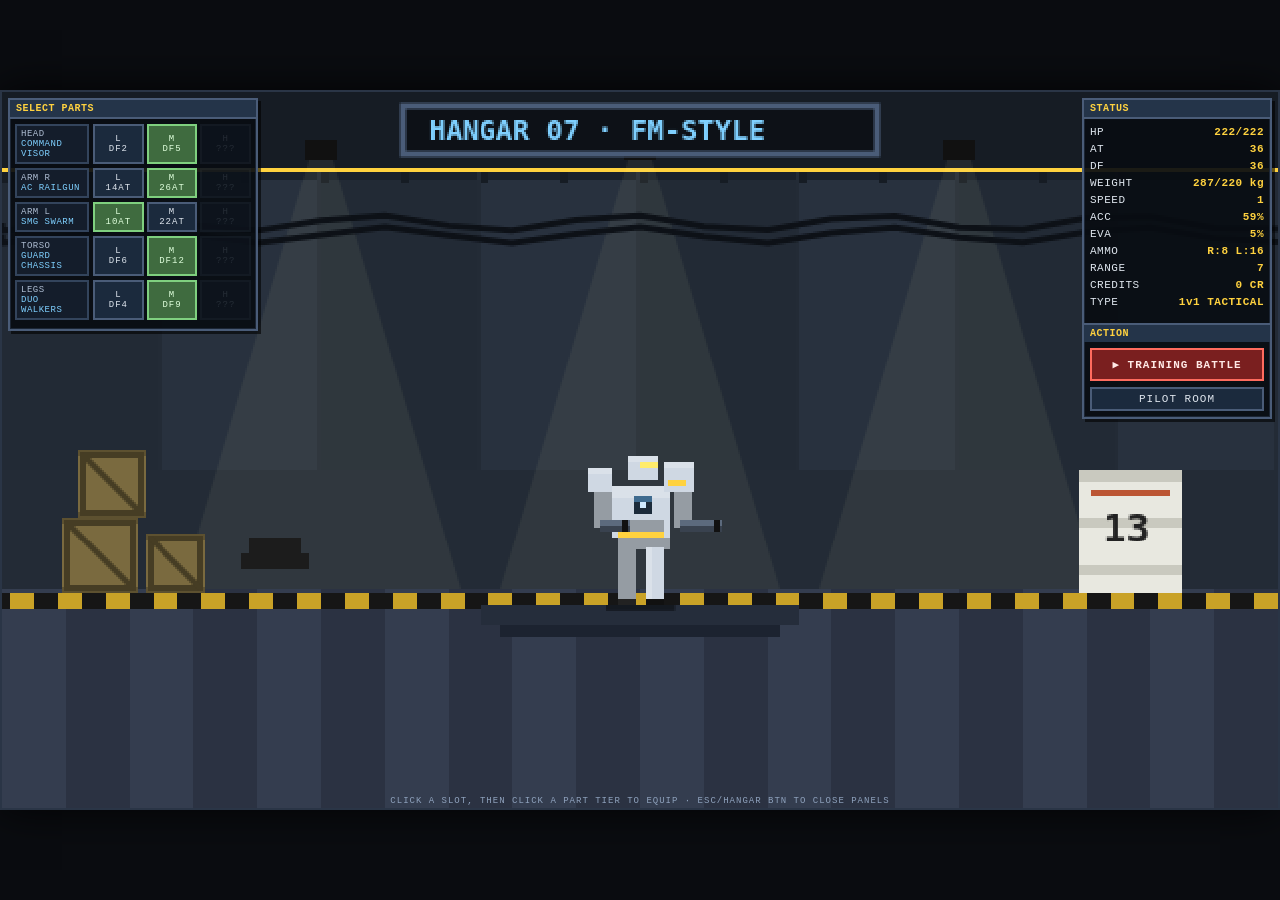
<file: mech-command.html>
<!DOCTYPE html>
<html lang="ru">
<head>
<meta charset="UTF-8">
<title>MECH COMMAND — Front Mission Style Prototype</title>
<style>
/* MECH COMMAND — ретро-UI в стиле Front Mission 1st */
* { margin:0; padding:0; box-sizing:border-box; }

html,body { height:100%; background:#0a0c10; }
body { overflow:auto; }

body {
  font-family:"Courier New", Courier, monospace;
  color:#dfe6ee;
  display:flex; align-items:center; justify-content:center;
}

#app { position:relative; width:min(100vw, calc(100vh * 16 / 9)); max-width:1280px; margin:auto; }

/* Canvas масштабируется CSS, пиксельная чёткость обязательна */
#screen {
  image-rendering: pixelated;
  image-rendering: crisp-edges;
  width: min(100vw, calc(100vh * 16 / 9));
  height: auto;
  aspect-ratio: 16/9;
  display:block;
  background:#000;
  border:2px solid #2a3546;
  box-shadow:0 0 40px rgba(0,0,0,.8);
}

.overlay { position:absolute; inset:0; pointer-events:none; }
.overlay .panel, .overlay button { pointer-events:auto; }

/* ---------- общие панели ---------- */
.panel {
  position:absolute;
  background:rgba(8,12,18,.92);
  border:2px solid #4a5c78;
  box-shadow:inset 0 0 0 1px #1b2534, 3px 3px 0 rgba(0,0,0,.6);
  font-size:11px;
  letter-spacing:.5px;
}
.panel-title {
  background:#243449; color:#ffd23f;
  padding:3px 6px; font-weight:bold; font-size:10px;
  border-bottom:2px solid #4a5c78; text-transform:uppercase;
}
.panel-title.t2 { margin-top:6px; border-top:2px solid #4a5c78; border-bottom:none; }

button {
  font-family:inherit; cursor:pointer; text-transform:uppercase;
  background:#1b2a3d; color:#dfe6ee; border:2px solid #4a5c78;
  padding:4px 8px; font-size:11px; letter-spacing:1px;
}
button:hover { background:#2f4a6e; color:#fff; }
button:active { transform:translate(1px,1px); }
button.sel { background:#ffd23f; color:#111; border-color:#fff; }
button:disabled { opacity:.35; cursor:default; }

.big-btn { display:block; width:calc(100% - 12px); margin:6px; padding:8px;
  background:#7a1f1f; border-color:#ff6b5e; color:#ffe9e6; font-weight:bold; }
.big-btn:hover { background:#a32a2a; }
.small-btn { display:block; width:calc(100% - 12px); margin:0 6px 6px; }

.hint { position:absolute; bottom:4px; left:50%; transform:translateX(-50%);
  font-size:9px; color:#8fa2bd; letter-spacing:1px; white-space:nowrap; }

/* ---------- ангар: SELECT PARTS ---------- */
.parts-panel { left:8px; top:8px; width:250px; max-height:calc(100% - 40px); overflow-y:auto; }
.slot-list { padding:5px; }
.slot-row { display:flex; gap:4px; margin-bottom:4px; align-items:stretch; }
.slot-name {
  flex:0 0 74px; background:#141d2b; border:2px solid #33445c;
  padding:3px 4px; font-size:9px; cursor:pointer; color:#aebdd2;
}
.slot-name:hover { border-color:#ffd23f; color:#fff; }
.slot-name.active { border-color:#ffd23f; background:#233448; color:#ffd23f; }
.slot-parts { flex:1; display:flex; gap:3px; }
.pbtn { flex:1; padding:3px 2px; font-size:9px; text-align:center; }
.pbtn.eq { background:#3f6b3f; border-color:#7fd07f; color:#dfffdc; }
.pbtn.locked { background:#141d2b; color:#556070; border-color:#26313f; }

/* статус */
.status-panel { right:8px; top:8px; width:190px; }
#statusTable { padding:5px 6px; line-height:1.55; }
.st-line { display:flex; justify-content:space-between; }
.st-line b { color:#ffd23f; }
.warn { color:#ff6b5e; }

/* карточка детали */
.part-detail { left:266px; top:8px; width:210px; padding:6px; line-height:1.5; }
.part-detail .pd-name { color:#fff; font-weight:bold; margin-bottom:3px; }
.pd-tier-L { color:#7fd0ff; } .pd-tier-M { color:#ffd23f; } .pd-tier-H { color:#ff8a66; }

/* ---------- бой ---------- */
.turn-banner { left:50%; top:6px; transform:translateX(-50%); padding:4px 14px;
  color:#ffd23f; font-weight:bold; background:rgba(8,12,18,.92); }
.turn-banner.enemy { color:#ff6b5e; }
.enemy-info { right:8px; top:8px; width:180px; padding:5px 6px; line-height:1.5; }
.action-menu { left:8px; bottom:8px; width:150px; padding:0 5px 5px; }
.act-btn { display:block; width:100%; margin-top:4px; }
.battle-log { left:166px; bottom:8px; width:300px; height:74px; padding:4px 6px;
  overflow:hidden; font-size:10px; line-height:1.4; color:#bcd; }
.battle-log div:first-child { color:#fff; }
.target-hint { left:50%; bottom:90px; transform:translateX(-50%); padding:4px 10px; color:#7fd0ff; }

/* ---------- результат ---------- */
.result-panel { left:50%; top:50%; transform:translate(-50%,-50%);
  width:280px; padding:14px; text-align:center; }
.result-title { font-size:20px; font-weight:bold; margin-bottom:10px; color:#ffd23f; }
.result-title.lose { color:#ff6b5e; }
.result-reward { font-size:11px; line-height:1.6; margin-bottom:12px; color:#cfe; }

/* полоски HP в canvas-подписях не нужны — всё рисуем на холсте */

</style>
</head>
<body>
<div id="app">
  <canvas id="screen" width="640" height="360"></canvas>

  <!-- ===== ЭКРАН АНГАРА (HTML-панели поверх canvas-фона) ===== -->
  <div id="hangarUI" class="overlay">
    <div class="panel parts-panel">
      <div class="panel-title">SELECT PARTS</div>
      <div id="slotList" class="slot-list"></div>
    </div>
    <div class="panel status-panel">
      <div class="panel-title">STATUS</div>
      <div id="statusTable"></div>
      <div class="panel-title t2">ACTION</div>
      <button id="btnBattle" class="big-btn">▶ TRAINING BATTLE</button>
      <button id="btnPilot" class="small-btn">PILOT ROOM</button>
    </div>
    <div class="panel part-detail" id="partDetail" hidden></div>
    <div class="hint">CLICK A SLOT, THEN CLICK A PART TIER TO EQUIP · ESC/HANGAR BTN TO CLOSE PANELS</div>
  </div>

  <!-- ===== ЭКРАН БОЯ ===== -->
  <div id="battleUI" class="overlay" hidden>
    <div class="panel turn-banner" id="turnBanner">PLAYER TURN</div>
    <div class="panel enemy-info" id="enemyInfo"></div>
    <div class="panel action-menu" id="actionMenu" hidden>
      <div class="panel-title">ORDER</div>
      <button data-act="move"   class="act-btn">1. MOVE</button>
      <button data-act="attack" class="act-btn">2. ATTACK</button>
      <button data-act="wait"   class="act-btn">3. WAIT</button>
    </div>
    <div class="panel battle-log" id="battleLog"></div>
    <div class="panel target-hint" id="targetHint" hidden>PICK TARGET CELL (LEFT CLICK) · RIGHT CLICK = CANCEL</div>
  </div>

  <!-- ===== ЭКРАН РЕЗУЛЬТАТА ===== -->
  <div id="resultUI" class="overlay" hidden>
    <div class="panel result-panel">
      <div id="resultTitle" class="result-title"></div>
      <div id="resultReward" class="result-reward"></div>
      <button id="btnResultOk" class="big-btn">CONTINUE</button>
    </div>
  </div>
</div>

<!-- Порядок важен: данные → спрайты → классы → игра -->
<script>
"use strict";
/* ===== parts.js ===== */
'use strict';
/* ============================================================
 * parts.js — данные деталей и оружия (5 слотов × 3 комплекта)
 * Каждая деталь: weight, hp, df (броня), а также бонусы к
 * acc/eva/move. Оружие встроено в детали рук: at/ammo/range.
 * ============================================================ */

// Комплекты (tiers): L — лёгкий, M — средний, H — тяжёлый
const TIERS = {
  L: { name:'LIGHT',   color:'#7fd0ff' },
  M: { name:'MEDIUM',  color:'#ffd23f' },
  H: { name:'HEAVY',   color:'#ff8a66' },
};

// Слоты меха
const SLOTS = ['head','armR','armL','body','legs'];
const SLOT_NAMES = {
  head:'HEAD', armR:'ARM R', armL:'ARM L', body:'TORSO', legs:'LEGS',
};

// ---- База данных деталей ----------------------------------
// w=вес(kg) hp df acc eva move | weapon:{at,ammo,rng} только у рук
const PART_DB = [
  // ГОЛОВА
  { id:'head-L', slot:'head', tier:'L', name:'SCOUT OPTICS',  w:15, hp:20, df:2, acc:+10, eva:+5, move:0, unlocked:true },
  { id:'head-M', slot:'head', tier:'M', name:'COMMAND VISOR', w:35, hp:35, df:5, acc:+5,  eva:0,  move:0, unlocked:true },
  { id:'head-H', slot:'head', tier:'H', name:'SIEGE CROWN',   w:70, hp:60, df:12,acc:0,   eva:-5, move:0, unlocked:false },

  // ПРАВАЯ РУКА (оружейная)
  { id:'armR-L', slot:'armR', tier:'L', name:'PULSE CANNON',  w:25, hp:25, df:3, acc:+5, eva:+5, move:0,
    weapon:{ at:14, ammo:12, rng:5 }, unlocked:true },
  { id:'armR-M', slot:'armR', tier:'M', name:'AC RAILGUN',    w:55, hp:40, df:7, acc:0,  eva:0,  move:0,
    weapon:{ at:26, ammo:8,  rng:7 }, unlocked:true },
  { id:'armR-H', slot:'armR', tier:'H', name:'GAUSS HAMMER',  w:95, hp:55, df:14,acc:-5, eva:-5, move:0,
    weapon:{ at:44, ammo:5,  rng:4 }, unlocked:false },

  // ЛЕВАЯ РУКА (оружейная)
  { id:'armL-L', slot:'armL', tier:'L', name:'SMG SWARM',     w:22, hp:22, df:3, acc:+8, eva:+6, move:0,
    weapon:{ at:10, ammo:16, rng:4 }, unlocked:true },
  { id:'armL-M', slot:'armL', tier:'M', name:'SHOT WEAPON',   w:50, hp:38, df:7, acc:-2, eva:0,  move:0,
    weapon:{ at:22, ammo:9,  rng:3 }, unlocked:true },
  { id:'armL-H', slot:'armL', tier:'H', name:'ROCKET POD',    w:90, hp:52, df:13,acc:-8, eva:-6, move:0,
    weapon:{ at:38, ammo:6,  rng:6 }, unlocked:false },

  // КОРПУС (определяет максимальный груз)
  { id:'body-L', slot:'body', tier:'L', name:'FRAME CORE',    w:60,  hp:45, df:6,  maxLoad:120, unlocked:true },
  { id:'body-M', slot:'body', tier:'M', name:'GUARD CHASSIS', w:110, hp:75, df:12, maxLoad:220, unlocked:true },
  { id:'body-H', slot:'body', tier:'H', name:'FORTRESS HULL', w:180, hp:120,df:22, maxLoad:360, unlocked:false },

  // НОГИ
  { id:'legs-L', slot:'legs', tier:'L', name:'SPRIDER UNITS', w:30, hp:30, df:4, move:+2, eva:+8, unlocked:true },
  { id:'legs-M', slot:'legs', tier:'M', name:'DUO WALKERS',   w:65, hp:50, df:9, move:+1, eva:+2, unlocked:true },
  { id:'legs-H', slot:'legs', tier:'H', name:'SIEGE TRACKS',  w:120,hp:80, df:16,move:0,  eva:-4, unlocked:false },
];

// Быстрый доступ по id
const partById = id => PART_DB.find(p => p.id === id);

// Пресеты врагов для тренировочных боёв (собираются из тех же деталей)
const ENEMY_PRESETS = [
  { label:'RECON MECH "WASP"',  loadout:['head-L','armR-L','armL-L','body-L','legs-L'], tint:'#7fd0ff' },
  { label:'LINE MECH "JAGUAR"', loadout:['head-M','armR-M','armL-M','body-M','legs-M'], tint:'#ffd23f' },
  { label:'SIEGE MECH "BASTION"',loadout:['head-H','armR-H','armL-H','body-H','legs-H'], tint:'#ff8a66' },
];

// Награды и разблокировки за победы (прогрессия MVP)
const REWARDS = [
  { credits:150, unlock:['head-H'] },
  { credits:250, unlock:['armR-H','armL-H'] },
  { credits:400, unlock:['body-H','legs-H'] },
];


/* ===== mech.js ===== */
'use strict';
/* ============================================================
 * mech.js — класс Part, класс Mech (статы+спрайт) и пиксельный
 * рендер меха. Спрайт собирается процедурно из "пиксельных"
 * прямоугольников: силуэт в стиле Front Mission (модульный).
 * ============================================================ */

class Part {
  constructor(data){ Object.assign(this, data); }
  get isArmed(){ return !!this.weapon; }
}

class Mech {
  /**
   * @param {Object} opts { loadout:[ids], tint, name, facing:-1|1 }
   */
  constructor(opts){
    this.name = opts.name || 'MECH';
    this.tint = opts.tint || '#cfd8e3';   // основной цвет брони
    this.facing = opts.facing || 1;        // 1 вправо, -1 влево
    this.loadout = {};                     // slot -> Part
    for (const id of opts.loadout) {
      const p = new Part(partById(id));
      this.loadout[p.slot] = p;
    }
    this.recalc();
    // HP деталей инициализируются после расчёта
    this.partHP = {};
    for (const s of SLOTS) this.partHP[s] = this.loadout[s].hp;
    this.ammo = {};                        // slot -> остаток боеприпасов
    for (const s of SLOTS){
      const p = this.loadout[s];
      if (p.isArmed) this.ammo[s] = p.weapon.ammo;
    }
    this.x = 0; this.y = 0;                // позиция на тактической сетке
  }

  /** Пересчёт итоговых статов из деталей */
  recalc(){
    let hp=0, df=0, weight=0, acc=65, eva=4, move=2, at=0, maxRange=0, maxLoad=0;
    for (const s of SLOTS){
      const p = this.loadout[s];
      hp += p.hp; df += p.df; weight += p.w;
      acc += p.acc||0; eva += p.eva||0; move += p.move||0;
      if (p.maxLoad) maxLoad = p.maxLoad;
      if (p.isArmed){ at += p.weapon.at; maxRange = Math.max(maxRange, p.weapon.rng); }
    }
    this.baseStats = { hpMax:hp, df, weight, acc, eva, moveBase:move, at, maxRange, maxLoad };
    // Формула скорости: базовая минус штраф за перегрузку (weight/maxLoad)
    const overload = maxLoad > 0 ? weight / maxLoad : 1;
    this.speedFactor = Math.max(0.3, 1.15 - overload * 0.55); // 1.0 при норме
    this.stats = {
      hpMax: hp,
      df,
      weight,
      at,
      range: maxRange,
      move: Math.max(1, Math.round(move * this.speedFactor)),
      acc: Math.min(95, Math.round(acc * (overload>1 ? 0.75 : 1))),
      eva: Math.max(0, Math.round(eva * this.speedFactor)),
    };
  }

  get alive(){ return this.hpNow > 0; }
  get hpNow(){
    let h=0; for (const s of SLOTS) h += Math.max(0, this.partHP[s]); return h;
  }
  /** Общий % разрушений для затемнения спрайта */
  get dmgRatio(){
    return 1 - this.hpNow / this.baseStats.hpMax;
  }

  /** Все руки с патронами и нужной дальностью до цели */
  weaponsInRange(dist){
    const out=[];
    for (const s of ['armR','armL']){
      const p=this.loadout[s];
      if (p && p.isArmed && this.ammo[s]>0 && this.partHP[s]>0 && dist<=p.weapon.rng)
        out.push(s);
    }
    return out;
  }

  /** Урон по слоту цели (AT оружия минус DF/2 детали) */
  rollDamage(slotName, targetPartSlot){
    const p=this.loadout[slotName];
    const tp=targetPartSlot ? this.loadout[targetPartSlot] : null;
    const tdf = targetPartSlot ? targetPartSlot.df : 0;
    return Math.max(1, Math.round(p.weapon.at - tdf/2));
  }

  /* ---------- ПИКСЕЛЬНЫЙ РЕНДЕР ---------- */
  /**
   * Рисует мех в точке (px,py) — центр "ног". scale — размер клетки.
   * style: 'player' | 'enemy'. Использует только fillRect => pixel-perfect.
   */
  draw(ctx, px, py, cell){
    const f = this.facing;
    const dmg = this.dmgRatio;
    // Палитра: броня, тень, акцент (жёлтый), потёмки от повреждений
    const A = shade(this.tint, -dmg*0.45);
    const body   = A;
    const dark   = shade(A, -0.28);
    const light  = shade(A,  0.22);
    const yellow = dmg>0.6 ? '#8a6a20' : '#ffd23f';
    const visor  = dmg>0.8 ? '#552222' : '#ffec6b';
    const gun    = '#39424f';
    const gunLt  = '#5c6a7d';

    const u = cell/16;                 // "пиксель" относительно клетки
    const R = (x,y,w,h,c)=>{ ctx.fillStyle=c; ctx.fillRect(Math.round(px+x*u), Math.round(py+y*u), Math.ceil(w*u), Math.ceil(h*u)); };
    // зеркалим X если facing=-1
    const X = x => f===1 ? x : (-x-1);

    const tierOf = s => this.loadout[s] ? this.loadout[s].tier : 'M';

    /* --- НОГИ --- */
    const lt = tierOf('legs');
    const legH = lt==='L'?9 : lt==='M'?10 : 8;
    const legW = lt==='H'?4 : 3;
    // таз
    R(X(-4),-legH-3, 9,3, dark);
    // левая нога (задняя)
    R(X(-4),-legH, 3,legH, dark);
    R(X(-4),-1, 3+ (lt==='H'?1:0),1, '#222');
    // правая нога (передняя)
    R(X(1),-legH, legW,legH, body);
    R(X(1),-legH, 1,legH, light);
    R(X(1),-1, legW+(lt==='H'?1:0),1, '#111');
    if(lt==='H'){ R(X(0),-legH, 1,legH, yellow); } // гусеничная кромка

    /* --- КОРПУС --- */
    const bt = tierOf('body');
    const bw = bt==='L'?8 : bt==='M'?10 : 13;
    const bh = bt==='L'?8 : bt==='M'?9 : 11;
    const by = -legH-bh-2;
    R(X(-bw/2|0),by, bw,bh, body);
    R(X(-bw/2|0),by, bw,2, light);                       // верхняя плита
    R(X(-(bw/2|0)+1),by+bh-3, bw-2,2, dark);             // низ
    // кабина пилота (иллюминатор) — как в FM: маленькое окно
    R(X(-1),by+2, 3,3, '#1c2b3a');
    R(X(-1),by+2, 3,1, '#3f6b8f');
    R(X(0),by+3, 1,1, '#cfe9ff');                         // силуэт пилота
    if(bt==='H'){ R(X(-bw/2|0),by, 1,bh, yellow); R(X(bw/2|0)-1,by,1,bh,yellow); }
    if(bt==='M'){ R(X(-bw/2|0)+1,by+bh-1, bw-2,1, yellow); }

    /* --- НАПЛЕЧНИКИ + РУКИ --- */
    const drawArm=(slot, sx, sy)=>{
      const p=this.loadout[slot]; if(!p) return;
      const t=p.tier;
      const pw = t==='L'?4 : t==='M'?5 : 7;
      const ph = t==='L'?4 : t==='M'?5 : 6;
      // наплечник
      R(X(sx-pw/2|0), sy-ph, pw, ph, t==='H'?dark:body);
      R(X(sx-pw/2|0), sy-ph, pw, 1, light);
      if(t!=='L') R(X(sx-pw/2|0)+1, sy-2, pw-2,1, yellow);
      // предплечье
      R(X(sx-1), sy, 3, 6, dark);
      // оружие вместо кисти
      if(p.isArmed){
        const gl = t==='L'?5 : t==='M'?7 : 9;
        R(X(sx), sy+5, gl, 2, gun);
        R(X(sx), sy+5, gl, 1, gunLt);
        R(X(sx)+ (f===1?gl-1:0)*1, sy+5, 1,2, '#111');       // дуло
        const left = this.ammo[slot]||0;
        if(left===0) R(X(sx), sy+3, 2,2, '#a33');            // индикатор "пусто"
      } else {
        R(X(sx-1), sy+6, 3,2, gunLt);                        // кисть
      }
    };
    const shoulderY = by+1;
    drawArm('armL', -(bw/2|0)-2, shoulderY);
    drawArm('armR',  (bw/2|0)+2, shoulderY);

    /* --- ГОЛОВА --- */
    const ht = tierOf('head');
    const hw = ht==='L'?4 : ht==='M'?5 : 7;
    const hh = ht==='L'?3 : ht==='M'?4 : 5;
    const hy = by-hh-1;
    R(X(-hw/2|0),hy, hw,hh, body);
    R(X(-hw/2|0),hy, hw,1, light);
    // визор
    R(X(f===1?0:-hw/2|0+0), hy+1, Math.max(2,hw-2),1, visor);
    if(ht==='H'){ R(X(-hw/2|0)-1,hy+hh-1, hw+2,1, dark); }   // "корона"
    // антенна у лёгкой разведголовы
    if(ht==='L'){ R(X(1),hy-3,1,3,'#9fb'); }

    /* --- повреждения: трещины --- */
    if(dmg>0.3){
      ctx.fillStyle='#1a1a1a';
      for(let i=0;i<Math.floor(dmg*8);i++){
        const rx = px + (((i*53)%17)-8)*u, ry = py + (((i*37)%19)-legH-bh)*u;
        ctx.fillRect(rx|0, ry|0, u|0||1, (2*u)|0||2);
      }
    }
    // тень под мехом
    ctx.fillStyle='rgba(0,0,0,.45)';
    ctx.fillRect(Math.round(px-6*u), Math.round(py), 12*u, Math.max(2,u));
  }
}

/* Затемнение/осветление hex-цвета на k (-1..1) */
function shade(hex,k){
  const n=parseInt(hex.slice(1),16);
  let r=n>>16, g=(n>>8)&255, b=n&255;
  const f=v=>Math.max(0,Math.min(255, Math.round(v + (k>0?(255-v)*k:v*k))));
  r=f(r);g=f(g);b=f(b);
  return '#'+((1<<24)+(r<<16)+(g<<8)+b).toString(16).slice(1);
}


/* ===== battle.js ===== */
'use strict';
/* ============================================================
 * battle.js — класс Battle: пошаговый бой 1v1 на сетке 8x8.
 * Действия игрока: MOVE / ATTACK / WAIT. Простой ИИ врага.
 * Canvas рисует поле; HTML-панели (game.js) — меню и лог.
 * ============================================================ */

const GRID = 8;

class Battle {
  /**
   * @param {Mech} player
   * @param {Mech} enemy
   * @param {Function} onEnd(result:'win'|'lose')
   * @param {Object} ui ссылки на DOM-элементы боевого UI
   */
  constructor(player, enemy, onEnd, ui){
    this.player = player; this.enemy = enemy;
    this.onEnd = onEnd; this.ui = ui;
    this.turn = 'player';           // 'player' | 'enemy'
    this.phase = 'order';           // order | movePick | attackPick | anim | over
    this.moveLeft = 0;
    this.logLines = [];
    this.fx = [];                   // эффекты: [{type:'shot'|'boom', ...}]
    this.hoverCell = null;
    this.cellPx = 34;               // пересчитывается в draw
    this.originX = 0; this.originY = 0;

    // Расстановка: игрок слева, враг справа
    player.x = 1; player.y = 5; player.facing = 1;
    enemy.x = 6;  enemy.y = 2;  enemy.facing = -1;

    this.addLog(`${enemy.name} ENGAGED!`);
    this.addLog('YOUR TURN — SELECT ORDER');
  }

  /* ---------- ВВОД (вызывается из game.js) ---------- */
  click(cx, cy, right){
    if (this.phase === 'movePick'){
      if (right || (cx===this.player.x && cy===this.player.y)){
        this.phase='order'; this.moveLeft=0; this.refreshUI(); return;
      }
      if (this.inMoveRange(cx,cy)){
        const steps = this.pathCost(this.player.x,this.player.y,cx,cy);
        if (steps <= this.moveLeft){
          this.player.x=cx; this.player.y=cy;
          this.moveLeft -= steps;
          this.addLog(`MOVED (${cx},${cy}) LEFT:${this.moveLeft}`);
          // остаёмся в movePick для нескольких шагов? Нет: 1 приказ = 1 движение
          this.phase='order'; this.refreshUI();
        }
      } else {
        this.addLog('CELL NOT IN RANGE');
      }
      return;
    }
    if (this.phase === 'attackPick'){
      if (right){ this.phase='order'; this.refreshUI(); return; }
      if (cx===this.enemy.x && cy===this.enemy.y){
        this.doPlayerAttack();
      }
      return;
    }
  }

  chooseOrder(act){
    if (this.turn!=='player' || this.phase!=='order') return;
    if (act==='move'){
      this.moveLeft = this.player.stats.move;
      if (this.moveLeft<=0){ this.addLog('NO MOVE LEFT'); return; }
      this.phase='movePick';
      this.addLog(`PICK CELL (MAX ${this.moveLeft})`);
    } else if (act==='attack'){
      const d = this.dist(this.player,this.enemy);
      const ok = this.player.weaponsInRange(d);
      if (!ok.length){ this.addLog('TARGET OUT OF RANGE / NO AMMO'); return; }
      this.phase='attackPick';
      this.addLog('CONFIRM TARGET');
    } else if (act==='wait'){
      this.endPlayerTurn();
    }
    this.refreshUI();
  }

  /* ---------- ХОД АТАКИ ИГРОКА ---------- */
  doPlayerAttack(){
    const d = this.dist(this.player,this.enemy);
    const slots = this.player.weaponsInRange(d);
    // залп: стреляет каждое доступное оружие (как в FM — по очереди)
    for (const s of slots){
      const wpn=this.player.loadout[s].weapon;
      const hitChance = Math.max(10, Math.min(95, this.player.stats.acc + (3-d)*4 - this.enemy.stats.eva));
      const hit = Math.random()*100 < hitChance;
      this.player.ammo[s]--;
      this.spawnFx('shot', this.player, this.enemy);
      if (hit){
        // выбор случайной живой детали цели
        const parts=SLOTS.filter(x=>this.enemy.partHP[x]>0);
        const targetSlot = parts[Math.floor(Math.random()*parts.length)];
        const tdf = this.enemy.loadout[targetSlot].df;
        const dmg = Math.max(1, Math.round(wpn.at - tdf/2));
        this.enemy.partHP[targetSlot] -= dmg;
        this.spawnFx('boom', this.enemy, null);
        this.addLog(`${s.toUpperCase()} HIT ${targetSlot.toUpperCase()} -${dmg}`);
      } else {
        this.addLog(`${s.toUpperCase()} MISS`);
      }
    }
    if (this.enemy.hpNow<=0) return this.finish('win');
    this.endPlayerTurn();
  }

  endPlayerTurn(){
    this.phase='anim';
    setTimeout(()=>{ this.enemyTurn(); }, 500);
  }

  /* ---------- ИИ ВРАГА (очень простой) ---------- */
  enemyTurn(){
    this.turn='enemy';
    this.addLog(`${this.enemy.name} TURN...`);
    this.refreshUI();
    setTimeout(()=>{
      const d = this.dist(this.player,this.enemy);
      const ok = this.enemy.weaponsInRange(d);
      if (ok.length && Math.random()<0.8){
        // атака
        for (const s of ok){
          const wpn=this.enemy.loadout[s].weapon;
          const chance=Math.max(10,Math.min(90,this.enemy.stats.acc+(3-d)*3-this.player.stats.eva));
          this.enemy.ammo[s]--;
          this.spawnFx('shot', this.enemy, this.player);
          if (Math.random()*100<chance){
            const parts=SLOTS.filter(x=>this.player.partHP[x]>0);
            const ts=parts[Math.floor(Math.random()*parts.length)];
            const dmg=Math.max(1,Math.round(wpn.at - this.player.loadout[ts].df/2));
            this.player.partHP[ts]-=dmg;
            this.spawnFx('boom', this.player,null);
            this.addLog(`E.${s.toUpperCase()} HIT ${ts.toUpperCase()} -${dmg}`);
          } else this.addLog(`E.${s.toUpperCase()} MISS`);
        }
        if (this.player.hpNow<=0) return this.finish('lose');
      } else {
        // сблизиться к клетке рядом с игроком (жадно, без поиска пути)
        const mv=this.enemy.stats.move; let moved=0;
        while(moved<mv){
          const dx=Math.sign(this.player.x-this.enemy.x);
          const dy=Math.sign(this.player.y-this.enemy.y);
          if(dx===0&&dy===0) break;
          let nx=this.enemy.x+dx, ny=this.enemy.y+dy;
          if(nx===this.player.x&&ny===this.player.y){ if(dy!==0){nx=this.enemy.x;}else{break;} }
          this.enemy.x=nx; this.enemy.y=ny; moved++;
          if(this.dist(this.player,this.enemy)<=Math.max(2,this.enemy.baseStats.maxRange-1)) break;
        }
        if(moved) this.addLog(`${this.enemy.name} ADVANCED`);
      }
      this.turn='player'; this.phase='order';
      this.addLog('YOUR TURN');
      this.refreshUI();
    }, 700);
  }

  finish(result){
    this.phase='over';
    this.addLog(result==='win'?'ENEMY DESTROYED!':'MECH DISABLED...');
    this.refreshUI();
    setTimeout(()=>this.onEnd(result), 900);
  }

  /* ---------- УТИЛИТИ ---------- */
  dist(a,b){ return Math.max(Math.abs(a.x-b.x), Math.abs(a.y-b.y)); } // chessboard
  inMoveRange(cx,cy){
    if (cx===this.player.x&&cy===this.player.y) return false;
    if (cx===this.enemy.x&&cy===this.enemy.y) return false;
    return this.pathCost(this.player.x,this.player.y,cx,cy)<=this.moveLeft;
  }
  pathCost(x0,y0,x1,y1){ return Math.max(Math.abs(x1-x0),Math.abs(y1-y0)); }

  addLog(t){ this.logLines.unshift(t); if(this.logLines.length>5)this.logLines.pop(); }

  spawnFx(type, from, to){
    if(type==='shot'&&to){
      this.fx.push({type,x1:this.cellCX(from),y1:this.cellCY(from)-20,
                    x2:this.cellCX(to),y2:this.cellCY(to)-20,t:0});
    } else if(type==='boom'){
      this.fx.push({type,x:this.cellCX(from),y:this.cellCY(from)-22,t:0});
    }
  }
  cellCX(m){ return this.originX+m.x*this.cellPx+this.cellPx/2; }
  cellCY(m){ return this.originY+m.y*this.cellPx+this.cellPx/2; }

  refreshUI(){
    const u=this.ui;
    if(!u) return;
    u.turnBanner.textContent = this.turn==='player'?'PLAYER TURN':`${this.enemy.name}`;
    u.turnBanner.classList.toggle('enemy', this.turn!=='player');
    u.actionMenu.hidden = !(this.turn==='player'&&this.phase==='order');
    u.targetHint.hidden = !(this.phase==='movePick'||this.phase==='attackPick');
    u.battleLog.innerHTML = this.logLines.map(l=>`<div>▸ ${l}</div>`).join('');
    const e=this.enemy, p=this.player;
    u.enemyInfo.innerHTML =
      `<b>${e.name}</b><br>HP ${e.hpNow}/${e.baseStats.hpMax}<br>`+
      `AT ${e.stats.at} · DF ${e.stats.df}<br>MOVE ${e.stats.move} · RNG ${e.baseStats.maxRange}<br>`+
      `<span style="color:#8fa">YOU: HP ${p.hpNow}/${p.baseStats.hpMax} · MV ${this.moveLeft||p.stats.move}</span>`;
  }

  /* ---------- ОТРИСОВКА ПОЛЯ ---------- */
  draw(ctx, W, H){
    // фон поля — индустриальный пол ангара
    ctx.fillStyle='#141a22'; ctx.fillRect(0,0,W,H);

    // адаптивная клетка
    this.cellPx = Math.floor(Math.min((W-40)/GRID,(H-70)/GRID));
    this.originX = Math.floor((W-this.cellPx*GRID)/2);
    this.originY = Math.floor((H-this.cellPx*GRID)/2)+10;

    // жёлто-чёрные предупреждающие полосы сверху/снизу поля
    for(let i=-1;i<GRID+2;i++){
      ctx.fillStyle = i%2? '#c9a227':'#161616';
      ctx.fillRect(this.originX+i*this.cellPx, this.originY-8, this.cellPx, 8);
      ctx.fillRect(this.originX+i*this.cellPx, this.originY+GRID*this.cellPx, this.cellPx, 8);
    }

    // клетки
    for(let y=0;y<GRID;y++)for(let x=0;x<GRID;x++){
      const px=this.originX+x*this.cellPx, py=this.originY+y*this.cellPx;
      ctx.fillStyle=(x+y)%2?'#1b2430':'#171f29';
      ctx.fillRect(px,py,this.cellPx,this.cellPx);
      ctx.strokeStyle='#26313f'; ctx.lineWidth=1;
      ctx.strokeRect(px+.5,py+.5,this.cellPx-1,this.cellPx-1);
    }

    // подсветка диапазона движения
    if(this.phase==='movePick'){
      for(let y=0;y<GRID;y++)for(let x=0;x<GRID;x++){
        if(this.inMoveRange(x,y)){
          ctx.fillStyle='rgba(90,160,255,.28)';
          ctx.fillRect(this.originX+x*this.cellPx+1,this.originY+y*this.cellPx+1,this.cellPx-2,this.cellPx-2);
        }
      }
    }
    // подсветка дальности атаки
    if(this.phase==='attackPick'){
      const d=this.dist(this.player,this.enemy);
      ctx.fillStyle = this.player.weaponsInRange(d).length ? 'rgba(255,80,60,.25)' : 'rgba(120,120,120,.2)';
      ctx.fillRect(this.originX+this.enemy.x*this.cellPx+1,this.originY+this.enemy.y*this.cellPx+1,this.cellPx-2,this.cellPx-2);
    }
    // курсор
    if(this.hoverCell){
      ctx.strokeStyle='#ffd23f'; ctx.lineWidth=2;
      ctx.strokeRect(this.originX+this.hoverCell.x*this.cellPx+1.5,this.originY+this.hoverCell.y*this.cellPx+1.5,this.cellPx-3,this.cellPx-3);
    }

    // мехи (сортировка по y для порядка отрисовки)
    const ms=[this.enemy,this.player].sort((a,b)=>a.y-b.y);
    for(const m of ms) m.draw(ctx, this.cellCX(m), this.originY+m.y*this.cellPx+this.cellPx-3, this.cellPx);

    // HP-бары над мехами
    this.bar(ctx,this.cellCX(this.player), this.originY+this.player.y*this.cellPx-this.cellPx*0.9, this.player,'#5ad06a');
    this.bar(ctx,this.cellCX(this.enemy),  this.originY+this.enemy.y*this.cellPx-this.cellPx*0.9, this.enemy,'#ff6b5e');

    // эффекты
    this.fx=this.fx.filter(fx=>{
      fx.t+=1/60;
      if(fx.type==='shot'){
        const k=Math.min(1,fx.t/0.25);
        ctx.strokeStyle='#ffe97a'; ctx.lineWidth=2;
        ctx.beginPath();
        ctx.moveTo(fx.x1,fx.y1);
        ctx.lineTo(fx.x1+(fx.x2-fx.x1)*k, fx.y1+(fx.y2-fx.y1)*k);
        ctx.stroke();
        return fx.t<0.3;
      }
      if(fx.type==='boom'){
        const r=fx.t*40;
        ctx.fillStyle=`rgba(255,140,40,${Math.max(0,1-fx.t*3)})`;
        ctx.fillRect(fx.x-r/2,fx.y-r/2,r,r);
        ctx.fillStyle=`rgba(255,255,120,${Math.max(0,1-fx.t*4)})`;
        ctx.fillRect(fx.x-r/4,fx.y-r/4,r/2,r/2);
        return fx.t<0.35;
      }
      return false;
    });
  }
  bar(ctx,x,y,m,color){
    const w=this.cellPx*1.2, h=4;
    const ratio=Math.max(0,m.hpNow/m.baseStats.hpMax);
    ctx.fillStyle='#000'; ctx.fillRect(x-w/2-1,y-1,w+2,h+2);
    ctx.fillStyle='#3a1010'; ctx.fillRect(x-w/2,y,w,h);
    ctx.fillStyle=color; ctx.fillRect(x-w/2,y,w*ratio,h);
  }
}


/* ===== game.js ===== */
'use strict';
/* ============================================================
 * game.js — класс Game + GameState: экраны HANGAR / BATTLE,
 * фоновая отрисовка ангара на canvas, HTML-панели кастомизации,
 * прогрессия (кредиты, разблокировки тяжёлого комплекта).
 * ============================================================ */

const W = 640, H = 360;   // внутреннее разрешение холста

class GameState {
  constructor(){
    this.screen = 'hangar';           // hangar | battle | result
    this.credits = 0;
    this.wins = 0;                    // число побед -> индекс награды
    this.unlocked = new Set(PART_DB.filter(p=>p.unlocked).map(p=>p.id));
    this.loadout = {                  // стартовая сборка игрока
      head:'head-M', armR:'armR-M', armL:'armL-L', body:'body-M', legs:'legs-M',
    };
    this.selectedSlot = null;         // выбранный слот в SELECT PARTS
    this.hoverPart = null;            // деталь под курсором для карточки
  }
}

class Game {
  constructor(){
    this.state = new GameState();
    this.canvas = document.getElementById('screen');
    this.ctx = this.canvas.getContext('2d');
    this.ctx.imageSmoothingEnabled = false;   // pixel-perfect!

    // ссылки на DOM
    this.dom = {
      hangarUI: document.getElementById('hangarUI'),
      battleUI: document.getElementById('battleUI'),
      resultUI: document.getElementById('resultUI'),
      slotList: document.getElementById('slotList'),
      statusTable: document.getElementById('statusTable'),
      partDetail: document.getElementById('partDetail'),
      btnBattle: document.getElementById('btnBattle'),
      actionMenu: document.getElementById('actionMenu'),
      turnBanner: document.getElementById('turnBanner'),
      enemyInfo: document.getElementById('enemyInfo'),
      battleLog: document.getElementById('battleLog'),
      targetHint: document.getElementById('targetHint'),
      resultTitle: document.getElementById('resultTitle'),
      resultReward: document.getElementById('resultReward'),
    };

    this.playerMech = this.buildPlayerMech();
    this.battle = null;
    this.time = 0;

    this.bindEvents();
    this.renderHangarUI();
    requestAnimationFrame(t=>this.loop(t));
  }

  /* ---------- СБОРКА МЕХА ИГРОКА ИЗ LOADOUT ---------- */
  buildPlayerMech(){
    return new Mech({
      loadout: Object.values(this.state.loadout),
      tint:'#cfd8e3', name:'PLAYER MECH', facing:1,
    });
  }

  /* ---------- СОБЫТИЯ ---------- */
  bindEvents(){
    this.dom.btnBattle.addEventListener('click', ()=>this.startBattle());
    document.getElementById('btnResultOk').addEventListener('click', ()=>this.toHangar());
    document.getElementById('btnPilot').addEventListener('click', ()=>{
      this.logToast('PILOT ROOM: TODO IN NEXT BUILD');
    });

    this.dom.actionMenu.querySelectorAll('.act-btn').forEach(b=>{
      b.addEventListener('click', ()=>this.battle && this.battle.chooseOrder(b.dataset.act));
    });

    // ввод по canvas: перевод экранных координат во внутренние 640x360
    const toCanvas = e=>{
      const r=this.canvas.getBoundingClientRect();
      // offsetX/offsetY — координаты внутри элемента; + запасной пересчёт через rect
      let ox = (e.offsetX!=null && e.target===this.canvas) ? e.offsetX : null;
      let oy = (e.offsetY!=null && e.target===this.canvas) ? e.offsetY : null;
      if(ox==null){ ox=e.clientX-r.left; oy=e.clientY-r.top; }
      return { x:ox*W/r.width, y:oy*H/r.height };
    };
    this.canvas.addEventListener('mousemove', e=>{
      if(this.battle){
        const p=toCanvas(e);
        const cx=Math.floor((p.x-this.battle.originX)/this.battle.cellPx);
        const cy=Math.floor((p.y-this.battle.originY)/this.battle.cellPx);
        this.battle.hoverCell = (cx>=0&&cx<GRID&&cy>=0&&cy<GRID)?{x:cx,y:cy}:null;
      }
    });
    this.canvas.addEventListener('contextmenu', e=>{
      e.preventDefault();
      if(this.battle){ const hc=this.battle.hoverCell; if(hc) this.battle.click(hc.x,hc.y,true); }
    });
    this.canvas.addEventListener('click', e=>{
      if(this.state.screen==='battle'&&this.battle){
        const p=toCanvas(e);
        const cx=Math.floor((p.x-this.battle.originX)/this.battle.cellPx);
        const cy=Math.floor((p.y-this.battle.originY)/this.battle.cellPx);
        if(cx>=0&&cx<GRID&&cy>=0&&cy<GRID) this.battle.click(cx,cy,false);
      } else if(this.state.screen==='hangar'){
        // клик по меху в ангаре = выбрать соответствующий слот (по зоне)
        this.pickSlotByHangarClick(toCanvas(e));
      }
    });
    window.addEventListener('keydown', e=>{
      if(e.key==='Escape'){
        if(this.battle&&(this.battle.phase==='movePick'||this.battle.phase==='attackPick')){
          this.battle.phase='order'; this.battle.refreshUI();
        } else this.dom.partDetail.hidden=true, this.state.selectedSlot=null, this.renderHangarUI();
      }
      if(this.state.screen==='battle'&&this.battle&&this.battle.phase==='order'){
        if(e.key==='1') this.battle.chooseOrder('move');
        if(e.key==='2') this.battle.chooseOrder('attack');
        if(e.key==='3') this.battle.chooseOrder('wait');
      }
    });
  }

  // зоны клика по меху в ангаре (в координатах 640x360)
  pickSlotByHangarClick(p){
    const zones=[
      {s:'head', x:300,y:126,w:40,h:22},
      {s:'armR', x:346,y:150,w:26,h:52},
      {s:'armL', x:268,y:150,w:26,h:52},
      {s:'body', x:296,y:148,w:48,h:46},
      {s:'legs', x:292,y:196,w:56,h:60},
    ];
    for(const z of zones){
      if(p.x>=z.x&&p.x<=z.x+z.w&&p.y>=z.y&&p.y<=z.y+z.h){
        this.state.selectedSlot=z.s; this.renderHangarUI(); return;
      }
    }
  }

  /* ---------- ЭКРАН БОЯ ---------- */
  startBattle(){
    const preset = ENEMY_PRESETS[Math.min(this.state.wins, ENEMY_PRESETS.length-1)];
    const enemy = new Mech({ loadout:preset.loadout, tint:preset.tint, name:preset.label.split('"')[1]||'HOSTILE', facing:-1 });
    // перед боем чиним/пересобираем меха из текущего loadout
    this.playerMech = this.buildPlayerMech();
    this.battle = new Battle(this.playerMech, enemy, res=>this.endBattle(res), {
      turnBanner:this.dom.turnBanner, actionMenu:this.dom.actionMenu,
      enemyInfo:this.dom.enemyInfo, battleLog:this.dom.battleLog, targetHint:this.dom.targetHint,
    });
    this.battle.refreshUI();
    this.state.screen='battle';
    this.dom.hangarUI.hidden=true; this.dom.battleUI.hidden=false; this.dom.resultUI.hidden=true;
  }

  endBattle(result){
    this.state.screen='result';
    this.dom.battleUI.hidden=true; this.dom.resultUI.hidden=false;
    const win = result==='win';
    this.dom.resultTitle.textContent = win?'MISSION COMPLETE':'MECH DESTROYED';
    this.dom.resultTitle.className = 'result-title'+(win?'':' lose');
    let txt='';
    if(win){
      const rw = REWARDS[Math.min(this.state.wins, REWARDS.length-1)];
      this.state.credits += rw.credits;
      rw.unlock.forEach(id=>this.state.unlocked.add(id));
      this.state.wins++;
      txt = `+${rw.credits} CR<br>UNLOCKED: ${rw.unlock.map(id=>partById(id).name).join(', ')||'—'}`;
    } else txt='REPAIRS FREE IN TRAINING.<br>TRY ANOTHER LOADOUT.';
    this.dom.resultReward.innerHTML = txt;
  }

  toHangar(){
    this.state.screen='hangar';
    this.battle=null;
    this.dom.resultUI.hidden=true; this.dom.hangarUI.hidden=false;
    this.renderHangarUI();
  }

  logToast(msg){ this.state.toast=msg; this.state.toastT=this.time; }

  /* ---------- HTML ПАНЕЛИ АНГАРА ---------- */
  renderHangarUI(){
    const st=this.state;
    // SELECT PARTS: строкa слота + 3 кнопки деталей
    this.dom.slotList.innerHTML = SLOTS.map(slot=>{
      const cur=st.loadout[slot];
      const parts=PART_DB.filter(p=>p.slot===slot);
      return `<div class="slot-row">
        <div class="slot-name ${st.selectedSlot===slot?'active':''}" data-slot="${slot}">
          ${SLOT_NAMES[slot]}<br><span style="color:#7fd0ff">${partById(cur).name}</span>
        </div>
        <div class="slot-parts">${parts.map(p=>{
          const unl=st.unlocked.has(p.id);
          return `<button class="pbtn ${cur===p.id?'eq':''} ${unl?'':'locked'}"
            data-part="${p.id}" ${unl?'':'disabled'} title="${TIERS[p.tier].name}">
            ${p.tier}<br>${unl?p.weapon?`${p.weapon.at}AT`:`DF${p.df}`:'???'}</button>`;
        }).join('')}</div>
      </div>`;
    }).join('');

    // делегирование кликов панелей
    this.dom.slotList.onclick = e=>{
      const pb=e.target.closest('[data-part]');
      const sb=e.target.closest('[data-slot]');
      if(pb && !pb.disabled){
        st.loadout[partById(pb.dataset.part).slot]=pb.dataset.part;
        this.playerMech=this.buildPlayerMech();
        this.renderHangarUI(); this.showPartDetail(partById(pb.dataset.part));
      } else if(sb){
        st.selectedSlot = st.selectedSlot===sb.dataset.slot?null:sb.dataset.slot;
        this.renderHangarUI();
        if(st.selectedSlot){
          const first=PART_DB.find(p=>p.slot===st.selectedSlot&&st.unlocked.has(p.id));
          if(first) this.showPartDetail(first);
        } else this.dom.partDetail.hidden=true;
      }
    };

    // STATUS
    const m=this.playerMech, s=m.stats, b=m.baseStats;
    const over = b.weight>b.maxLoad;
    this.dom.statusTable.innerHTML = [
      ['HP', `${m.hpNow}/${s.hpMax}`],
      ['AT', s.at], ['DF', s.df],
      ['WEIGHT', `${b.weight}/${b.maxLoad} kg`, over],
      ['SPEED', s.move], ['ACC', s.acc+'%'], ['EVA', s.eva+'%'],
      ['AMMO', Object.entries(m.ammo).map(([k,v])=>`${k.slice(-1)}:${v}`).join(' ')],
      ['RANGE', s.range],
      ['CREDITS', st.credits+' CR'],
    ].map(([k,v,warn])=>`<div class="st-line"><span>${k}</span><b class="${warn?'warn':''}">${v}</b></div>`).join('')
     + `<div class="st-line"><span>TYPE</span><b>1v1 TACTICAL</b></div>`;
  }

  showPartDetail(p){
    const d=this.dom.partDetail;
    d.hidden=false;
    d.innerHTML=`<div class="panel-title pd-tier-${p.tier}">${p.name}</div>
      <div class="pd-name">${SLOT_NAMES[p.slot]} · ${TIERS[p.tier].name}</div>
      WEIGHT ${p.w} kg<br>HP ${p.hp} · DF ${p.df}<br>
      ${p.isArmed?`AT ${p.weapon.at} · AMMO ${p.weapon.ammo}<br>RANGE ${p.weapon.rng} · TYPE GUN<br>`:''}
      ${p.maxLoad?`MAX LOAD ${p.maxLoad} kg<br>`:''}
      ${p.acc?`ACC ${p.acc>0?'+':''}${p.acc}% `:''}${p.eva?`EVA ${p.eva>0?'+':''}${p.eva}%`:''}
      ${p.move?`<br>MOVE +${p.move}`:''}`;
  }

  /* ---------- ГЛАВНЫЙ ЦИКЛ ---------- */
  loop(t){
    this.time=t/1000;
    const c=this.ctx;
    c.imageSmoothingEnabled=false;
    if(this.state.screen==='battle'&&this.battle){
      this.battle.draw(c,W,H);
    } else {
      this.drawHangar(c);
    }
    requestAnimationFrame(tt=>this.loop(tt));
  }

  /* ---------- ФОН АНГАРА (canvas, пиксельный) ---------- */
  drawHangar(c){
    // стены
    c.fillStyle='#232b36'; c.fillRect(0,0,W,250);
    // панели стен
    for(let i=0;i<8;i++){
      c.fillStyle=i%2?'#28313e':'#222a35';
      c.fillRect(i*80,40,78,150);
      c.fillStyle='#1a212b'; c.fillRect(i*80,40,78,4);
    }
    // фермы потолка
    c.fillStyle='#161c24'; c.fillRect(0,0,W,40);
    for(let x=0;x<W;x+=40){ c.fillRect(x,36,4,10); }
    c.fillStyle='#ffd23f'; c.fillRect(0,38,W,2);
    // прожекторы
    for(const lx of [160,320,480]){
      c.fillStyle='#111'; c.fillRect(lx-8,24,16,10);
      c.fillStyle='rgba(255,240,180,.06)';
      c.beginPath(); c.moveTo(lx-6,34); c.lineTo(lx+6,34); c.lineTo(lx+70,250); c.lineTo(lx-70,250); c.fill();
    }
    // кабели вдоль стены
    c.strokeStyle='#0d1117'; c.lineWidth=3;
    for(const off of [8,14]){
      c.beginPath(); c.moveTo(0,58+off);
      for(let x=0;x<=W;x+=32) c.lineTo(x,58+off+Math.sin(x*0.05+off)*4);
      c.stroke();
    }
    // пол
    c.fillStyle='#31394a'; c.fillRect(0,250,W,110);
    for(let x=0;x<W;x+=32){ c.fillStyle=(x/32)%2?'#2b3242':'#343d4f'; c.fillRect(x,250,32,110); }
    // жёлто-чёрные предупреждающие полосы на полу
    for(let x=-20;x<W;x+=24){
      c.fillStyle='#c9a227'; c.fillRect(x,252,12,8);
      c.fillStyle='#161616'; c.fillRect(x+12,252,12,8);
    }
    // платформа-круг под мехом
    c.fillStyle='#252d3b'; c.fillRect(240,258,160,10);
    c.fillStyle='#1c2330'; c.fillRect(250,268,140,6);

    // большая белая бочка "13"
    c.fillStyle='#e8e8e0'; c.fillRect(540,190,52,62);
    c.fillStyle='#c9c9bf'; c.fillRect(540,190,52,6); c.fillRect(540,214,52,5); c.fillRect(540,238,52,5);
    c.fillStyle='#b53'; c.fillRect(546,200,40,3);
    c.fillStyle='#222'; c.font='bold 20px monospace'; c.fillText('13',552,226);

    // ящики слева
    const crate=(x,y,s)=>{
      c.fillStyle='#7a6a3f'; c.fillRect(x,y,s,s);
      c.fillStyle='#5d5130'; c.fillRect(x,y,s,3); c.fillRect(x,y+s-3,s,3);
      c.strokeStyle='#463d24'; c.strokeRect(x+2.5,y+2.5,s-5,s-5);
      c.beginPath(); c.moveTo(x+2,y+2); c.lineTo(x+s-2,y+s-2); c.stroke();
    };
    crate(30,214,38); crate(72,222,30); crate(38,180,34);
    // стопка шин/колец
    c.fillStyle='#1c1c1c'; c.fillRect(120,232,34,8); c.fillRect(124,224,26,8);

    // мех игрока по центру (тот же спрайт, что в бою)
    this.playerMech.facing=1;
    this.playerMech.draw(c, 320, 258, 46);

    // подсветка выбранного слота на мехе
    const zs={head:[320,120],armR:[352,170],armL:[288,170],body:[320,160],legs:[320,230]};
    if(this.state.selectedSlot&&zs[this.state.selectedSlot]){
      const [zx,zy]=zs[this.state.selectedSlot];
      c.strokeStyle=`rgba(255,210,63,${0.5+0.5*Math.sin(this.time*6)})`;
      c.lineWidth=2; c.strokeRect(zx-24,zy-24,48,48);
    }

    // вывеска
    c.fillStyle='#0d1117'; c.fillRect(200,6,240,26);
    c.strokeStyle='#4a5c78'; c.strokeRect(201,7,238,24);
    c.fillStyle='#7fd0ff'; c.font='bold 14px monospace';
    c.fillText('HANGAR 07 · FM-STYLE',214,24);

    // тост-сообщение
    if(this.state.toast && this.time-this.state.toastT<2.5){
      c.fillStyle='rgba(0,0,0,.7)'; c.fillRect(W/2-130,330,260,20);
      c.fillStyle='#ffd23f'; c.font='11px monospace';
      c.fillText(this.state.toast, W/2-c.measureText(this.state.toast).width/2, 344);
    }
  }
}

window.addEventListener('DOMContentLoaded', ()=>{ window.game = new Game(); });

</script>
</body>
</html>
</file>
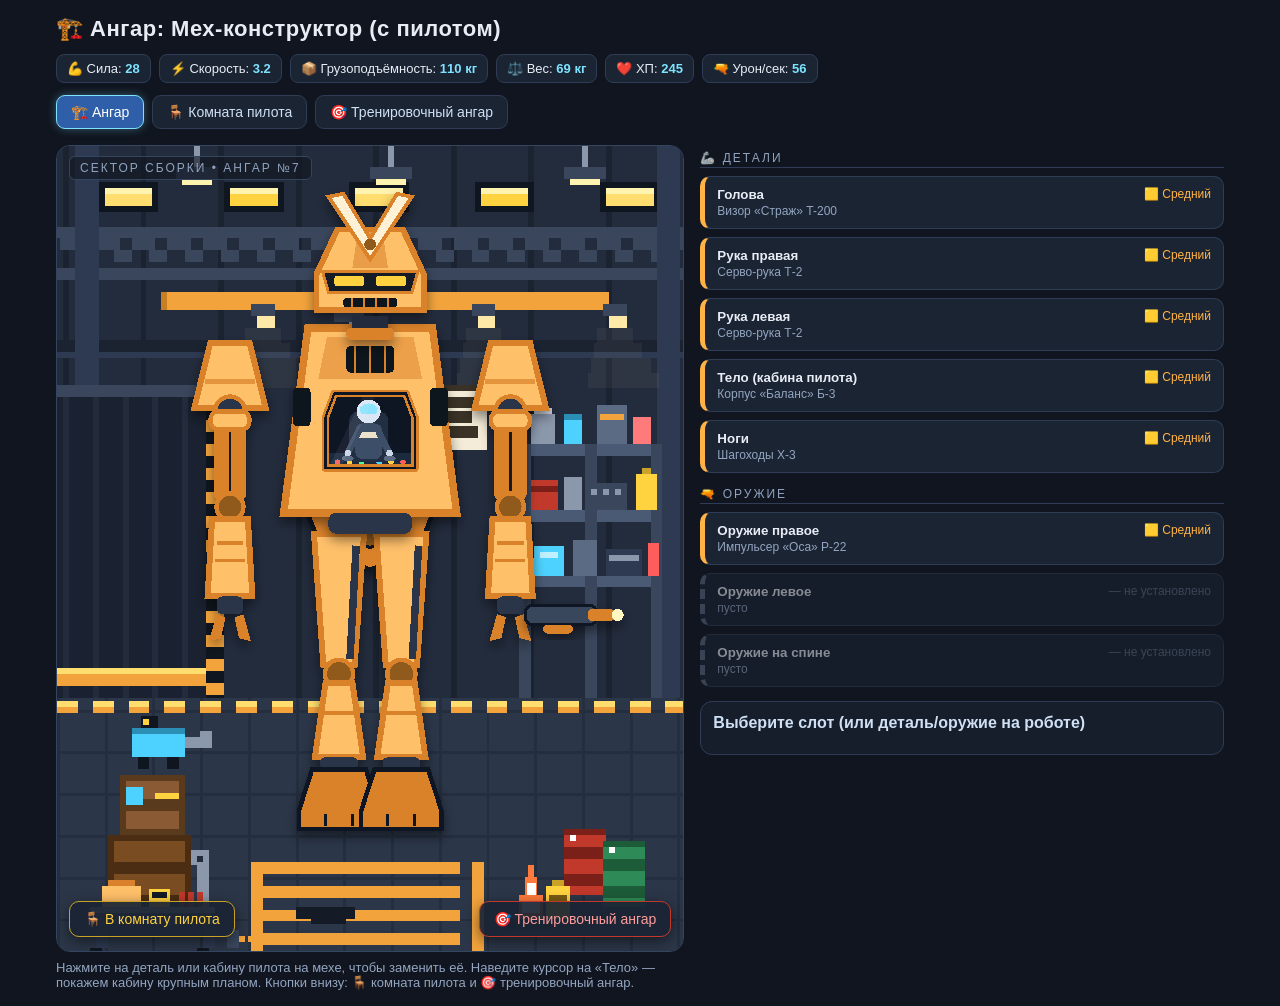
<file: robot-hangar.html>
<!DOCTYPE html>
<html lang="ru">
<head>
<meta charset="UTF-8">
<meta name="viewport" content="width=device-width, initial-scale=1.0">
<title>Ангар — Мех с пилотом 2D</title>
<link rel="icon" href="data:image/svg+xml,<svg xmlns='http://www.w3.org/2000/svg' viewBox='0 0 100 100'><text y='.9em' font-size='90'>🤖</text></svg>">
<style>
/* style.css — оформление ангара */

* { box-sizing: border-box; margin: 0; padding: 0; }

body {
  font-family: "Segoe UI", Roboto, Arial, sans-serif;
  background: #10151f;
  color: #e8edf5;
  min-height: 100vh;
}

.app { max-width: 1200px; margin: 0 auto; padding: 16px; }

.topbar {
  display: flex; flex-wrap: wrap; align-items: center; justify-content: space-between;
  gap: 12px; margin-bottom: 16px;
}
.topbar h1 { font-size: 22px; letter-spacing: 0.5px; }

.total-stats { display: flex; flex-wrap: wrap; gap: 8px; }
.tstat {
  background: #1b2433; border: 1px solid #2e3d55; border-radius: 8px;
  padding: 6px 10px; font-size: 13px;
}
.tstat b { color: #7de3ff; }

.content { display: grid; grid-template-columns: 1.2fr 1fr; gap: 16px; }
@media (max-width: 860px) { .content { grid-template-columns: 1fr; } }

/* скрытые секции: атрибут hidden должен работать поверх display из классов */
[hidden] { display: none !important; }

/* ---------- Ангар ---------- */
.hangar-wrap { display: flex; flex-direction: column; gap: 8px; }

.hangar {
  position: relative;
  border-radius: 14px;
  overflow: hidden;
  min-height: 520px;
  background:
    /* стены ангара */
    linear-gradient(#243044, #1a2331);
  border: 1px solid #33455f;
  box-shadow: inset 0 0 60px rgba(0,0,0,0.5);
}

/* пол */
.hangar::after {
  content: "";
  position: absolute; left: 0; right: 0; bottom: 0; height: 90px;
  background:
    repeating-linear-gradient(90deg, #2b3648 0 40px, #26303f 40px 80px);
  border-top: 3px solid #46586f;
}
/* разметка на полу */
.hangar::before {
  content: "";
  position: absolute; left: 15%; right: 15%; bottom: 60px; height: 6px;
  background: repeating-linear-gradient(90deg, #ffd23f 0 24px, transparent 24px 48px);
  opacity: 0.6; z-index: 1;
}

#robotSvg { position: relative; z-index: 2; display: block; }

.robot-part { cursor: pointer; transition: filter 0.15s; }
.robot-part:hover { filter: brightness(1.25) url(#shadow); }
.robot-part.selected { animation: pulse 1.2s infinite; }
@keyframes pulse {
  0%, 100% { filter: drop-shadow(0 0 2px #ffffff); }
  50%      { filter: drop-shadow(0 0 10px #7de3ff); }
}

.hangar-floor-label {
  position: absolute; top: 10px; left: 12px; z-index: 3;
  font-size: 12px; letter-spacing: 2px; text-transform: uppercase;
  color: #8fa3bf; background: rgba(16,21,31,0.6);
  padding: 4px 10px; border-radius: 6px; border: 1px solid #33455f;
}

.hint { font-size: 13px; color: #93a5c1; }

/* ---------- Панель ---------- */
.panel { display: flex; flex-direction: column; gap: 14px; }

.slots { display: flex; flex-direction: column; gap: 8px; }
.slots-header {
  font-size: 12px; letter-spacing: 2px; text-transform: uppercase;
  color: #8fa3bf; margin-top: 6px; padding-bottom: 2px; border-bottom: 1px solid #2e3d55;
}
.slot-btn {
  display: grid; grid-template-columns: 1fr auto; grid-template-areas:
    "name tier"
    "part part";
  gap: 2px 8px;
  text-align: left;
  background: #1b2433;
  border: 1px solid #2e3d55;
  border-left: 5px solid var(--tier-color, #4dd2ff);
  color: #e8edf5;
  border-radius: 10px;
  padding: 10px 12px;
  cursor: pointer;
  transition: background 0.15s, transform 0.1s;
}
.slot-btn:hover { background: #223047; }
.slot-btn.active { outline: 2px solid #7de3ff; background: #223047; transform: translateX(3px); }
.slot-btn.empty { opacity: 0.55; border-left-style: dashed; }
.slot-name { grid-area: name; font-weight: 600; }
.slot-tier { grid-area: tier; font-size: 12px; color: var(--tier-color); white-space: nowrap; }
.slot-part { grid-area: part; font-size: 12px; color: #93a5c1; }

.picker {
  background: #161e2b; border: 1px solid #2e3d55; border-radius: 12px; padding: 12px;
}
.picker-title { font-weight: 600; margin-bottom: 10px; color: #cfe0f5; }
.picker-cards { display: flex; flex-direction: column; gap: 10px; }

.part-card {
  text-align: left;
  background: #1b2433;
  border: 1px solid #2e3d55;
  border-top: 4px solid var(--tier-color);
  border-radius: 10px;
  padding: 10px 12px;
  color: #e8edf5;
  cursor: pointer;
  transition: background 0.15s, transform 0.1s;
}
.part-card:hover { background: #223047; transform: translateY(-2px); }
.part-card.current { outline: 2px solid var(--tier-color); }
.part-card.remove { border-top-color: #ff5c5c; text-align: center; color: #ffb1b1; }
.part-card.remove:hover { background: #3a2028; }

.card-head { display: flex; justify-content: space-between; align-items: center; margin-bottom: 4px; }
.badge {
  font-size: 12px; font-weight: 700; color: var(--tier-color);
  border: 1px solid var(--tier-color); border-radius: 20px; padding: 2px 10px;
}
.installed { font-size: 12px; color: #6fdc8c; font-weight: 600; }
.card-label { font-weight: 600; margin-bottom: 6px; }

.card-stats { list-style: none; display: grid; grid-template-columns: 1fr 1fr; gap: 3px 12px; font-size: 13px; color: #aebfd8; }
.card-stats li:nth-child(5) { grid-column: span 2; }
.card-stats b { color: #fff; }

/* ---------- Подсказка «кабина пилота» ---------- */
.cockpit-tip {
  position: absolute; top: 12px; right: 12px; z-index: 4;
  width: 190px; padding: 8px 8px 6px;
  background: rgba(13, 20, 32, 0.92);
  border: 1px solid #3d5a80; border-radius: 10px;
  box-shadow: 0 6px 18px rgba(0,0,0,0.5);
  opacity: 0; transform: translateY(-6px); pointer-events: none;
  transition: opacity 0.2s, transform 0.2s;
}
.cockpit-tip.visible { opacity: 1; transform: translateY(0); }
.cockpit-tip svg { display: block; border-radius: 6px; }
.tip-caption { font-size: 11.5px; color: #bcd4ee; text-align: center; margin-top: 6px; }

/* ============================================================
   КОМНАТА ПИЛОТА: экран, рабочий стол, папки, карточка дела
   ============================================================ */
.pilot-room { display: flex; flex-direction: column; gap: 10px; }

.room-scene {
  position: relative;
  border-radius: 14px;
  overflow: hidden;
  border: 1px solid #33455f;
  box-shadow: inset 0 0 60px rgba(0,0,0,0.5);
  background: linear-gradient(#2a3143, #1c2230);
}
.room-scene svg { display: block; }

/* кликабельные папки на столе */
.folder { cursor: pointer; transition: transform 0.18s ease, filter 0.18s ease; transform-box: fill-box; transform-origin: center; }
.folder:hover { filter: brightness(1.18) drop-shadow(0 0 10px rgba(255, 210, 63, 0.55)); transform: translateY(-10px) scale(1.03); }
.folder:active { transform: translateY(-4px) scale(0.99); }

/* ---------- Карточка личного дела (поверх сцены) ---------- */
.dossier {
  position: absolute; inset: 0; z-index: 6;
  display: flex; align-items: center; justify-content: center;
  background: rgba(8, 12, 20, 0.78);
  backdrop-filter: blur(3px);
}
.dossier-card-anim { animation: dossierPop 0.22s ease; }
@keyframes dossierPop { from { transform: scale(0.92); opacity: 0; } to { transform: scale(1); opacity: 1; } }
.dossier[hidden] { display: none; }

.dossier-inner {
  display: flex; gap: 20px; align-items: flex-start;
  max-width: 720px; width: calc(100% - 40px);
  background: #1b2433;
  border: 1px solid #3d5a80;
  border-radius: 14px;
  padding: 22px 24px;
  box-shadow: 0 18px 50px rgba(0,0,0,0.6);
  position: relative;
  animation: dossierPop 0.22s ease;
}
.dossier-close {
  position: absolute; top: 10px; right: 12px;
  background: #2e3d55; color: #cfe0f5;
  border: 1px solid #46586f; border-radius: 8px;
  font-size: 15px; padding: 4px 10px; cursor: pointer;
}
.dossier-close:hover { background: #c0392b; color: #fff; }

.dossier-photo { flex: 0 0 190px; }
.dossier-photo svg { width: 190px; height: auto; display: block; border-radius: 10px; border: 2px solid #3d5a80; }

.dossier-info { flex: 1; min-width: 0; }
.dossier-info h2 { font-size: 19px; color: #ffd23f; margin-bottom: 4px; padding-right: 30px; }
.dossier-rank { font-size: 13px; color: #7de3ff; margin-bottom: 12px; }
.dossier-list { list-style: none; display: grid; gap: 5px; font-size: 13.5px; color: #9fb2cf; }
.dossier-list b { color: #eef4fc; font-weight: 600; }
.dossier-mech {
  margin-top: 14px; padding: 9px 12px;
  background: #14202f; border: 1px dashed #3d5a80; border-radius: 9px;
  font-size: 13px; color: #bcd4ee;
}

/* ---------- Кнопки навигации в шапке ---------- */
.nav-btns { display: flex; gap: 8px; }
.nav-btn {
  background: #1b2433; color: #cfe0f5;
  border: 1px solid #2e3d55; border-radius: 9px;
  padding: 8px 14px; font-size: 14px; cursor: pointer;
  transition: background 0.15s, border-color 0.15s;
}
.nav-btn:hover { background: #243149; }
.nav-btn.active { background: #2f5fa8; border-color: #7de3ff; color: #fff; box-shadow: 0 0 10px rgba(125,227,255,0.35); }
.nav-btn.pilot.active { background: #8a4a2f; border-color: #ffd23f; box-shadow: 0 0 10px rgba(255,210,63,0.35); }

/* ---------- Кнопка «В комнату пилота» на мехе ---------- */
.go-pilot-btn {
  position: absolute; left: 12px; bottom: 14px; z-index: 5;
  background: rgba(27, 36, 51, 0.92); color: #ffd23f;
  border: 1px solid #c9a227; border-radius: 10px;
  padding: 9px 14px; font-size: 14px; cursor: pointer;
  box-shadow: 0 4px 14px rgba(0,0,0,0.5);
  transition: background 0.15s, transform 0.15s;
}
.go-pilot-btn:hover { background: #c9a227; color: #14181f; transform: translateY(-2px); }

@media (max-width: 700px) {
  .dossier-inner { flex-direction: column; align-items: center; text-align: center; }
  .dossier-list { font-size: 12.5px; }
}

/* ================= ТРЕНИРОВОЧНЫЙ АНГАР (арена) ================= */
.nav-btn.arena.active { background: #7a2018; border-color: #ff6b6b; box-shadow: 0 0 10px rgba(255,92,92,0.4); }

.arena-wrap { display: flex; flex-direction: column; gap: 10px; }

.arena-scene {
  position: relative;
  border: 3px solid #39465c; border-radius: 14px; overflow: hidden;
  background: #1c2331; max-height: 480px;
}
.arena-scene svg { shape-rendering: crispEdges; image-rendering: pixelated; display: block; width: 100%; }

/* карточки бойцов */
.fighter-cards { display: flex; gap: 8px; flex-wrap: wrap; }
.fcard {
  flex: 1 1 140px; min-width: 150px;
  background: #222c3d; border: 2px solid #39465c; border-radius: 10px;
  padding: 8px 10px; transition: border-color .15s, box-shadow .15s;
}
.fcard.active { border-color: #ffd23f; box-shadow: 0 0 10px rgba(255,210,63,.35); }
.fcard.player { border-left: 5px solid #4dd2ff; }
.fcard.disabled { opacity: .6; }
.fcard-name { font-weight: bold; font-size: 13.5px; color: #e8eefb; }
.fcard-sub { font-size: 11.5px; color: #9fb0c8; margin-top: 2px; }
.mini-hp { height: 8px; background: #131a26; border-radius: 4px; overflow: hidden; margin-top: 6px; border: 1px solid #2b3648; }
.mini-hp i { display: block; height: 100%; transition: width .25s; }

/* панель управления боем */
.arena-controls {
  display: grid; grid-template-columns: 1fr 1fr auto; gap: 10px; align-items: start;
  background: #222c3d; border: 2px solid #39465c; border-radius: 12px; padding: 10px;
}
@media (max-width: 900px) { .arena-controls { grid-template-columns: 1fr; } }
.aim-title { font-size: 12.5px; color: #9fb0c8; margin-bottom: 6px; }
.aim-picker { display: flex; flex-wrap: wrap; gap: 5px; }
.aim-btn {
  background: #1a2333; color: #cbd5e4; border: 1.5px solid #39465c; border-radius: 8px;
  padding: 5px 9px; font-size: 12px; cursor: pointer; transition: all .12s;
}
.aim-btn:hover { background: #243149; }
.aim-btn.on { background: #7a2018; border-color: #ff6b6b; color: #fff; box-shadow: 0 0 8px rgba(255,92,92,.4); }
.target-info { font-size: 12.5px; color: #cbd5e4; line-height: 1.5; }
.ti-title { font-size: 13.5px; margin-bottom: 4px; }
.action-block { display: flex; flex-direction: column; gap: 8px; }
.attack-btn {
  background: linear-gradient(#ff6b6b, #c0392b); color: #fff; font-weight: bold;
  border: 2px solid #7a2018; border-radius: 10px; padding: 14px 22px; font-size: 17px; cursor: pointer;
  box-shadow: 0 4px 14px rgba(192,57,43,.5); transition: transform .1s;
}
.attack-btn:hover:not(:disabled) { transform: scale(1.05); }
.attack-btn:disabled { opacity: .45; cursor: default; }
.reset-btn {
  background: #1a2333; color: #7de3ff; border: 1.5px solid #2b6f8f; border-radius: 8px;
  padding: 8px 12px; font-size: 13px; cursor: pointer;
}
.reset-btn:hover { background: #243149; }

/* журнал боя */
.battle-log {
  background: #131a26; border: 2px solid #2b3648; border-radius: 10px;
  padding: 8px 12px; max-height: 170px; overflow-y: auto;
  font-family: "Consolas", monospace; font-size: 12px;
}
.blog-line { padding: 2px 0; border-bottom: 1px dashed #222c3d; color: #9fb0c8; }
.blog-line.good { color: #7dff9e; }
.blog-line.crit { color: #ffd23f; font-weight: bold; }
.blog-line.bad { color: #ff6b6b; }
.blog-line.warn { color: #ffb347; }

/* баннер результата */
.battle-result {
  position: absolute; left: 50%; top: 12px; transform: translateX(-50%);
  padding: 10px 22px; border-radius: 12px; font-weight: bold; font-size: 16px;
  z-index: 6; box-shadow: 0 6px 20px rgba(0,0,0,.6); animation: pop .3s ease-out;
}
.battle-result.win { background: #1e6b3a; color: #d6ffdf; border: 2px solid #7dff9e; }
.battle-result.lose { background: #6b1e1e; color: #ffd6d6; border: 2px solid #ff6b6b; }
@keyframes pop { from { transform: translateX(-50%) scale(.6); opacity: 0; } to { transform: translateX(-50%) scale(1); opacity: 1; } }

/* кнопка арены на мехе */
.go-pilot-btn.arena-btn { color: #ff9d9d; border-color: #c0392b; }
.go-pilot-btn.arena-btn:hover { background: #c0392b; color: #fff; }

</style>
  <style>
    #robotSvg, .hangar svg, .room-scene svg { shape-rendering: crispEdges; image-rendering: pixelated; }
    /* декор ангара — только фон, клики проходят сквозь него к меху */
    #decorBack, #decorFront { pointer-events: none; }
  </style>
</head>
<body>
  <div class="app">
    <header class="topbar">
      <h1 id="screenTitle">🏗️ Ангар: Мех-конструктор (с пилотом)</h1>
      <div class="total-stats" id="totalStats"></div>
      <div class="nav-btns">
        <button class="nav-btn" id="btnHangar">🏗️ Ангар</button>
        <button class="nav-btn pilot" id="btnPilotRoom">🪑 Комната пилота</button>
        <button class="nav-btn arena" id="btnArena">🎯 Тренировочный ангар</button>
      </div>
    </header>

    <main class="content">
      <!-- ===== ЭКРАН: КОМНАТА ПИЛОТА (скрыт по умолчанию) ===== -->
      <section class="pilot-room" id="pilotRoom" hidden>
        <div class="room-scene">
          <svg viewBox="0 0 900 560" width="100%" xmlns="http://www.w3.org/2000/svg" preserveAspectRatio="xMidYMid meet">
            <defs>
              <linearGradient id="wallGrad" x1="0" y1="0" x2="0" y2="1">
                <stop offset="0" stop-color="#3a4258"/><stop offset="1" stop-color="#2a3143"/>
              </linearGradient>
              <linearGradient id="deskGrad" x1="0" y1="0" x2="0" y2="1">
                <stop offset="0" stop-color="#8a5a34"/><stop offset="1" stop-color="#6b421f"/>
              </linearGradient>
              <linearGradient id="lampLight" x1="0" y1="0" x2="0" y2="1">
                <stop offset="0" stop-color="#ffe9a8" stop-opacity="0.55"/>
                <stop offset="1" stop-color="#ffe9a8" stop-opacity="0"/>
              </linearGradient>
              <filter id="folderShadow" x="-20%" y="-20%" width="140%" height="140%">
                <feDropShadow dx="0" dy="6" stdDeviation="6" flood-color="#000" flood-opacity="0.5"/>
              </filter>
            </defs>

            <!-- стена и пол комнаты -->
            <rect x="0" y="0" width="900" height="400" fill="url(#wallGrad)"/>
            <rect x="0" y="400" width="900" height="160" fill="#20222c"/>
            <rect x="0" y="398" width="900" height="6" fill="#171921"/>

            <!-- окно с видом на ангар -->
            <rect x="60" y="60" width="220" height="160" rx="6" fill="#101828" stroke="#55617a" stroke-width="8"/>
            <line x1="170" y1="64" x2="170" y2="216" stroke="#55617a" stroke-width="6"/>
            <line x1="64" y1="140" x2="276" y2="140" stroke="#55617a" stroke-width="6"/>
            <!-- силуэт меха за окном -->
            <g opacity="0.85">
              <circle cx="120" cy="90" r="4" fill="#ffd23f"/>
              <circle cx="150" cy="82" r="2.5" fill="#fff" opacity="0.8"/>
              <path d="M150 200 L150 150 M138 200 L142 160 M162 200 L158 160" stroke="#0d1420" stroke-width="10"/>
              <rect x="136" y="140" width="28" height="34" rx="4" fill="#0d1420"/>
              <rect x="142" y="126" width="16" height="16" rx="3" fill="#0d1420"/>
              <polygon points="140,118 160,118 150,108" fill="#0d1420"/>
              <rect x="128" y="196" width="44" height="8" fill="#0d1420"/>
            </g>

            <!-- плакат «Слава пилотам мехов» -->
            <g transform="rotate(-1.5 700 130)">
              <rect x="600" y="55" width="200" height="150" rx="6" fill="#f4ecd8" stroke="#3a3226" stroke-width="5"/>
              <polygon points="700,80 715,118 755,118 723,141 735,180 700,157 665,180 677,141 645,118 685,118" fill="#c0392b"/>
              <text x="700" y="200" text-anchor="middle" font-family="Arial Black,Arial" font-weight="bold" font-size="15" fill="#3a3226">СЛАВА МЕХАНИКАМ!</text>
            </g>

            <!-- настольная лампа (свет) -->
            <polygon points="330,250 300,430 560,430 520,250" fill="url(#lampLight)"/>
            <rect x="352" y="420" width="70" height="10" rx="4" fill="#2e3440"/>
            <line x1="387" y1="420" x2="387" y2="300" stroke="#2e3440" stroke-width="8"/>
            <line x1="387" y1="300" x2="440" y2="262" stroke="#2e3440" stroke-width="8"/>
            <path d="M418 246 L470 246 L456 286 L432 286 Z" fill="#3f7d5a" stroke="#2b5a40" stroke-width="4"/>
            <ellipse cx="444" cy="288" rx="12" ry="4" fill="#ffe9a8"/>

            <!-- письменный стол -->
            <rect x="120" y="428" width="680" height="30" rx="8" fill="url(#deskGrad)" stroke="#4a2d12" stroke-width="4"/>
            <rect x="150" y="458" width="26" height="92" fill="#5a3a1c"/>
            <rect x="744" y="458" width="26" height="92" fill="#5a3a1c"/>
            <rect x="560" y="458" width="180" height="70" rx="6" fill="#7a4c22" stroke="#4a2d12" stroke-width="4"/>
            <circle cx="650" cy="493" r="8" fill="#c9a227"/>

            <!-- кружка с кофе -->
            <g transform="translate(238 386)">
              <path d="M-6 -2 Q-14 -12 -4 -20 M4 -4 Q12 -14 2 -24" stroke="#cbd5e4" stroke-width="3" fill="none" opacity="0.6"/>
              <rect x="-16" y="0" width="34" height="34" rx="6" fill="#dfe6ef" stroke="#9aa7bb" stroke-width="3"/>
              <path d="M18 8 Q32 12 18 26" fill="none" stroke="#9aa7bb" stroke-width="5"/>
              <ellipse cx="1" cy="2" rx="15" ry="4" fill="#5b3a1e"/>
            </g>

            <!-- ДВЕ ПАПКИ С ДЕЛАМИ ПИЛОТОВ (кликабельные) -->
            <g class="folder folder-male" id="folderMale" transform="translate(430 344) rotate(-7 120 150)" data-pilot="male">
              <title>Дело пилота: Артём «Ястреб» Соколов</title>
            </g>
            <g class="folder folder-female" id="folderFemale" transform="translate(560 350) rotate(6 120 150)" data-pilot="female">
              <title>Дело пилота: Алиса «Ласточка» Верещагина</title>
            </g>

            <!-- карандаши в стакане -->
            <g transform="translate(760 392)">
              <rect x="-14" y="0" width="30" height="36" rx="5" fill="#33415c" stroke="#22304a" stroke-width="3"/>
              <line x1="-6" y1="4" x2="-12" y2="-26" stroke="#ffd23f" stroke-width="5"/>
              <line x1="2" y1="4" x2="2" y2="-32" stroke="#ff5c5c" stroke-width="5"/>
              <line x1="10" y1="4" x2="16" y2="-24" stroke="#4dff88" stroke-width="5"/>
            </g>
          </svg>
        </div>
        <div class="hint room-hint">Рабочий стол дежурного по ангара. На столе — две папки с личными делами пилотов. Нажмите на папку, чтобы открыть дело.</div>

        <!-- Карточка дела пилота -->
        <div class="dossier" id="dossier" hidden>
          <div class="dossier-inner">
            <button class="dossier-close" id="dossierClose" title="Закрыть дело">✖</button>
            <div class="dossier-photo" id="dossierPhoto"></div>
            <div class="dossier-info">
              <h2 id="dossierName"></h2>
              <div class="dossier-rank" id="dossierRank"></div>
              <ul class="dossier-list" id="dossierList"></ul>
              <div class="dossier-mech" id="dossierMech"></div>
            </div>
          </div>
        </div>
      </section>

      <!-- ===== ЭКРАН: ТРЕНИРОВОЧНЫЙ АНГАР (скрыт по умолчанию) ===== -->
      <section class="arena-wrap" id="arenaWrap" hidden>
        <div class="fighter-cards" id="fighterCards"></div>
        <div class="arena-scene">
          <svg id="battleSvg" viewBox="-10 -10 420 540" width="100%" xmlns="http://www.w3.org/2000/svg"></svg>
          <div class="hangar-floor-label">Полигон • Тренировочный ангар №3</div>
          <div class="battle-result" id="battleResult" hidden></div>
        </div>
        <div class="arena-controls">
          <div class="aim-block">
            <div class="aim-title">🎯 Прицел (по какой детали бить):</div>
            <div class="aim-picker" id="aimPicker"></div>
          </div>
          <div class="target-info" id="targetInfo"></div>
          <div class="action-block">
            <button class="attack-btn" id="btnAttack">🔫 ОГОНЬ!</button>
            <button class="reset-btn" id="btnReset">🔄 Новый бой</button>
          </div>
        </div>
        <div class="battle-log" id="battleLog"></div>
        <div class="hint">Учебные мехи: 🟦 «Разведчик» (лёгкая броня), 🟨 «Линия фронта» (средняя), 🟥 «Осадная крепость» (тяжёлая). Сбивайте ноги — цель замедлится, оружие — цель не сможет стрелять, кабина или голова — мех уничтожен.</div>
      </section>

      <!-- Ангар с роботом -->
      <section class="hangar-wrap" id="hangarWrap">
        <div class="hangar" id="hangar">
          <svg id="robotSvg" viewBox="-10 -10 420 540" width="100%" height="100%" xmlns="http://www.w3.org/2000/svg">
            <defs>
              <linearGradient id="floorGrad" x1="0" y1="0" x2="0" y2="1">
                <stop offset="0" stop-color="#2b3648"/>
                <stop offset="1" stop-color="#1c2331"/>
              </linearGradient>
              <filter id="shadow" x="-20%" y="-20%" width="140%" height="140%">
                <feDropShadow dx="0" dy="4" stdDeviation="4" flood-color="#000" flood-opacity="0.45"/>
              </filter>
            </defs>

            <!-- ===== ПИКСЕЛЬНЫЙ ДЕКОР АНГАРА (генерируется в decor.js) ===== -->
            <g id="decorBack"></g>

            <!-- Оружие на спине (за роботом) -->
            <g id="part-weaponBack" class="robot-part" data-slot="weaponBack"></g>

            <!-- Части робота (порядок отрисовки: ноги -> руки -> тело -> голова) -->
            <g id="part-legs"   class="robot-part" data-slot="legs"   filter="url(#shadow)"></g>
            <g id="part-armL"   class="robot-part" data-slot="armL"   filter="url(#shadow)"></g>
            <g id="part-armR"   class="robot-part" data-slot="armR"   filter="url(#shadow)"></g>
            <g id="part-body"   class="robot-part" data-slot="body"   filter="url(#shadow)"></g>
            <g id="part-head"   class="robot-part" data-slot="head"   filter="url(#shadow)"></g>

            <!-- Стволы оружия в руках (поверх рук) -->
            <g id="part-weaponL" class="robot-part" data-slot="weaponL" filter="url(#shadow)"></g>
            <g id="part-weaponR" class="robot-part" data-slot="weaponR" filter="url(#shadow)"></g>

            <!-- Декор перед мехом: ящики, бочки, конус, тележка с запчастями -->
            <g id="decorFront"></g>
          </svg>

          <div class="hangar-floor-label">Сектор сборки • Ангар №7</div>

          <!-- Кабина пилота крупным планом (показывается при наведении на тело меха) -->
          <div class="cockpit-tip" id="cockpitTip"></div>
        </div>

        <div class="hint">Нажмите на деталь или кабину пилота на мехе, чтобы заменить её. Наведите курсор на «Тело» — покажем кабину крупным планом.</div>
      </section>

      <!-- Панель управления -->
      <aside class="panel">
        <div class="slots" id="slotsList"></div>

        <div class="picker" id="picker">
          <div class="picker-title" id="pickerTitle">Выберите слот</div>
          <div class="picker-cards" id="pickerCards"></div>
        </div>
      </aside>
    </main>
  </div>
<script>
/* =========================================================
   parts.js — данные о деталях робота и их 2D-графика (SVG)
   Три комплекта: лёгкий (light), средний (medium), тяжёлый (heavy)
   Характеристики: сила, скорость, грузоподъёмность, вес, ХП
   ========================================================= */

// IIFE — изолируем переменные от глобальной области видимости
(function () {

const TIERS = {
  light:  { name: "Лёгкий",  color: "#4dd2ff", icon: "🟦" },
  medium: { name: "Средний", color: "#ffb347", icon: "🟨" },
  heavy:  { name: "Тяжёлый", color: "#ff5c5c", icon: "🟥" },
};

const SLOTS = [
  { id: "head", name: "Голова" },
  { id: "armR", name: "Рука правая" },
  { id: "armL", name: "Рука левая" },
  { id: "body", name: "Тело (кабина пилота)" },
  { id: "legs", name: "Ноги" },
];

// stats: str — сила, spd — скорость, cap — грузоподъёмность (кг), weight — вес детали (кг), hp — прочность
const PARTS = {
  head: {
    light:  { label: "Сенсор-купол MK-1",   stats: { str: 1, spd: 8, cap: 2,  weight: 3,  hp: 20 } },
    medium: { label: "Визор «Страж» T-200", stats: { str: 3, spd: 5, cap: 5,  weight: 8,  hp: 45 } },
    heavy:  { label: "Мостовой блок «Бастион»", stats: { str: 6, spd: 2, cap: 9, weight: 18, hp: 80 } },
  },
  armR: {
    light:  { label: "Манипулятор «Стриж»",  stats: { str: 3,  spd: 9, cap: 8,  weight: 4,  hp: 18 } },
    medium: { label: "Серво-рука Т-2",       stats: { str: 7,  spd: 5, cap: 20, weight: 10, hp: 40 } },
    heavy:  { label: "Гидроклешня «Атлас»",  stats: { str: 14, spd: 2, cap: 45, weight: 24, hp: 70 } },
  },
  armL: {
    light:  { label: "Манипулятор «Стриж»",  stats: { str: 3,  spd: 9, cap: 8,  weight: 4,  hp: 18 } },
    medium: { label: "Серво-рука Т-2",       stats: { str: 7,  spd: 5, cap: 20, weight: 10, hp: 40 } },
    heavy:  { label: "Гидроклешня «Атлас»",  stats: { str: 14, spd: 2, cap: 45, weight: 24, hp: 70 } },
  },
  body: {
    light:  { label: "Каркас «Перо»",        stats: { str: 2, spd: 7, cap: 15, weight: 8,  hp: 35 } },
    medium: { label: "Корпус «Баланс» Б-3",  stats: { str: 5, spd: 5, cap: 35, weight: 18, hp: 70 } },
    heavy:  { label: "Бронекорпус «Цитадель»", stats: { str: 9, spd: 2, cap: 80, weight: 42, hp: 130 } },
  },
  legs: {
    light:  { label: "Пружины «Кенгуру»",    stats: { str: 2, spd: 10, cap: 10, weight: 5,  hp: 20 } },
    medium: { label: "Шагоходы Х-3",         stats: { str: 6, spd: 6,  cap: 30, weight: 14, hp: 50 } },
    heavy:  { label: "Экзоскелет «Мамонт»",  stats: { str: 11, spd: 2, cap: 70, weight: 30, hp: 90 } },
  },
};

/* ---------- SVG-графика деталей (координаты под viewBox 400x520) ----------
   Цвета меняются по комплекту: light — голубые/светлые, medium — оранжевые,
   heavy — красные/тёмные.
--------------------------------------------------------------------------- */

function tierPalette(tier) {
  if (tier === "light")  return { main: "#7de3ff", dark: "#3aa8d8", accent: "#e8fbff", joint: "#2b6f8f" };
  if (tier === "medium") return { main: "#ffc06a", dark: "#d9822b", accent: "#fff1d6", joint: "#8f5a1b" };
  return { main: "#ff7b7b", dark: "#c0392b", accent: "#ffd9d0", joint: "#7a2018" };
}

// Голова меха: угловатый «шлем» с V-образным гребнем, жёлтый визор, «рот-вентилятор»
function svgHead(tier) {
  const p = tierPalette(tier);
  const crestH = tier === "heavy" ? 14 : tier === "medium" ? 20 : 26;
  return `
    <!-- шея -->
    <rect x="188" y="104" width="24" height="16" fill="#232c3d"/>
    <rect x="184" y="112" width="32" height="8" rx="3" fill="${p.dark}"/>
    <!-- череп: трапеция, расширяется книзу -->
    <path d="M178 46 L222 46 L236 76 L236 100 L164 100 L164 76 Z"
          fill="${p.main}" stroke="${p.dark}" stroke-width="4"/>
    <!-- центральная пластина -->
    <path d="M192 46 L208 46 L212 72 L188 72 Z" fill="${p.dark}" opacity="0.55"/>
    <!-- V-образный гребень (антенны) -->
    <path d="M200 ${70 - crestH * 0.2} L172 ${44 - crestH} L182 ${42 - crestH} L200 ${58 - crestH * 0.3} L218 ${42 - crestH} L228 ${44 - crestH} Z"
          fill="${p.accent}" stroke="${p.dark}" stroke-width="2.5"/>
    <circle cx="200" cy="56" r="4" fill="${p.joint}"/>
    <!-- визор -->
    <path d="M168 74 L232 74 L228 88 L172 88 Z" fill="#141b26" stroke="${p.dark}" stroke-width="2"/>
    <rect x="176" y="77" width="20" height="7" rx="2" fill="#ffd23f"/>
    <rect x="204" y="77" width="20" height="7" rx="2" fill="#ffd23f"/>
    <!-- «рот»-вентилятор -->
    <rect x="182" y="92" width="36" height="6" rx="2" fill="#10161f"/>
    <line x1="188" y1="92" x2="188" y2="98" stroke="${p.dark}" stroke-width="1.5"/>
    <line x1="196" y1="92" x2="196" y2="98" stroke="${p.dark}" stroke-width="1.5"/>
    <line x1="204" y1="92" x2="204" y2="98" stroke="${p.dark}" stroke-width="1.5"/>
    <line x1="212" y1="92" x2="212" y2="98" stroke="${p.dark}" stroke-width="1.5"/>`;
}

// Рука меха: массивная плечевая броня-трапеция, двухцилиндровый бицепс, предплечье-щит, клешня
// armR — правая рука меха (справа на экране, x=294), armL — левая (слева, x=106)
function svgArm(tier, side) {
  const p = tierPalette(tier);
  const x = side === "R" ? 294 : 106; // плечо
  const dir = 1; // зеркалить не нужно — каждая рука рисуется на своей стороне
  const g = (dx) => x + dx * dir;
  const wPad = tier === "heavy" ? 30 : tier === "medium" ? 24 : 18;

  return `
    <!-- наплечник: трапеция, расширяется книзу -->
    <path d="M${g(-wPad * 0.55)} 122 L${g(wPad * 0.55)} 122 L${g(wPad)} 166 L${g(-wPad)} 166 Z"
          fill="${p.main}" stroke="${p.dark}" stroke-width="4"/>
    <line x1="${g(-wPad * 0.7)}" y1="${tier === "light" ? 152 : 148}" x2="${g(wPad * 0.7)}" y2="${tier === "light" ? 152 : 148}" stroke="${p.dark}" stroke-width="3" opacity="0.7"/>
    <!-- шарнир плеча -->
    <circle cx="${x}" cy="168" r="${tier === "heavy" ? 13 : 10}" fill="#2b3648" stroke="${p.dark}" stroke-width="3"/>
    <!-- бицепс: два цилиндра -->
    <rect x="${g(-11)}" y="172" width="10" height="56" rx="5" fill="${p.dark}"/>
    <rect x="${g(1)}" y="172" width="10" height="56" rx="5" fill="${p.dark}"/>
    <rect x="${g(-13)}" y="168" width="26" height="12" rx="5" fill="${p.main}" stroke="${p.dark}" stroke-width="3"/>
    <!-- локоть -->
    <circle cx="${x}" cy="232" r="${tier === "heavy" ? 11 : 9}" fill="${p.joint}" stroke="${p.dark}" stroke-width="3"/>
    <!-- предплечье-щит -->
    <path d="M${g(-12)} 240 L${g(12)} 240 L${g(15)} 292 L${g(-15)} 292 Z"
          fill="${p.main}" stroke="${p.dark}" stroke-width="4"/>
    <line x1="${g(-9)}" y1="256" x2="${g(9)}" y2="256" stroke="${p.dark}" stroke-width="2.5"/>
    <line x1="${g(-10)}" y1="268" x2="${g(10)}" y2="268" stroke="${p.dark}" stroke-width="2.5"/>
    <!-- кисть-клешня -->
    <rect x="${g(-9)}" y="292" width="18" height="12" rx="4" fill="#2b3648"/>
    <path d="M${g(-9)} 304 L${g(-14)} 322 L${g(-6)} 320 L${g(-3)} 306 Z" fill="${p.dark}"/>
    <path d="M${g(9)} 304 L${g(14)} 322 L${g(6)} 320 L${g(3)} 306 Z" fill="${p.dark}"/>`;
}

// Торс меха: трапеция с широкой «грудью», панелью-вентилятором И КАБИНА ПИЛОТА
function svgBody(tier) {
  const p = tierPalette(tier);
  const halfW = tier === "heavy" ? 68 : tier === "medium" ? 58 : 48;
  const topY = tier === "heavy" ? 108 : 112;
  return `
    <!-- основной корпус: трапеция, расширяется книзу -->
    <path d="M${200 - halfW * 0.72} ${topY} L${200 + halfW * 0.72} ${topY} L${200 + halfW} 236 L${200 - halfW} 236 Z"
          fill="${p.main}" stroke="${p.dark}" stroke-width="5"/>
    <!-- грудная плита -->
    <path d="M${200 - halfW * 0.5} ${topY + 6} L${200 + halfW * 0.5} ${topY + 6} L${200 + halfW * 0.6} ${topY + 34} L${200 - halfW * 0.6} ${topY + 34} Z"
          fill="${p.dark}" opacity="0.5"/>
    <!-- боковые воздухозаборники -->
    <rect x="${200 - halfW + 6}" y="${topY + 40}" width="12" height="26" rx="3" fill="#10161f"/>
    <rect x="${200 + halfW - 18}" y="${topY + 40}" width="12" height="26" rx="3" fill="#10161f"/>
    <!-- центральная решётка-радиатор -->
    <rect x="184" y="${topY + 12}" width="32" height="18" rx="3" fill="#10161f"/>
    <line x1="190" y1="${topY + 12}" x2="190" y2="${topY + 30}" stroke="${p.dark}" stroke-width="1.5"/>
    <line x1="200" y1="${topY + 12}" x2="200" y2="${topY + 30}" stroke="${p.dark}" stroke-width="1.5"/>
    <line x1="210" y1="${topY + 12}" x2="210" y2="${topY + 30}" stroke="${p.dark}" stroke-width="1.5"/>
    <!-- талия / бедренный блок -->
    <rect x="172" y="236" width="56" height="14" rx="5" fill="#2b3648"/>
    <!-- ==== КАБИНА ПИЛОТА (отсекается по форме иллюминатора) ==== -->
    <clipPath id="cockpitClip">
      <path d="M176 156 L224 156 L230 172 L230 206 L170 206 L170 172 Z"/>
    </clipPath>
    <g clip-path="url(#cockpitClip)">
      <rect x="168" y="154" width="64" height="56" fill="#0c1320"/>
      <!-- приборная панель со огоньками -->
      <rect x="168" y="196" width="64" height="12" fill="#1c2a3d"/>
      <circle cx="178" cy="202" r="1.8" fill="#ff5c5c"/>
      <circle cx="186" cy="202" r="1.8" fill="#ffd23f"/>
      <circle cx="194" cy="202" r="1.8" fill="#4dff88"/>
      <circle cx="206" cy="202" r="1.8" fill="#4dd2ff"/>
      <circle cx="214" cy="202" r="1.8" fill="#ffd23f"/>
      <circle cx="222" cy="202" r="1.8" fill="#ff5c5c"/>
      <!-- ПИЛОТ: кресло -->
      <rect x="186" y="168" width="26" height="34" rx="6" fill="#232f42"/>
      <!-- торс в скафандре -->
      <rect x="190" y="176" width="18" height="24" rx="5" fill="#3e5068"/>
      <rect x="190" y="182" width="18" height="4" fill="${p.accent}" opacity="0.9"/>
      <!-- руки к рычагам -->
      <line x1="192" y1="182" x2="185" y2="196" stroke="#3e5068" stroke-width="4.5" stroke-linecap="round"/>
      <line x1="206" y1="182" x2="213" y2="196" stroke="#3e5068" stroke-width="4.5" stroke-linecap="round"/>
      <circle cx="185" cy="196" r="2.2" fill="#c9d6ea"/>
      <circle cx="213" cy="196" r="2.2" fill="#c9d6ea"/>
      <!-- шлем с визором -->
      <circle cx="199" cy="168" r="8" fill="#dbe6f4"/>
      <path d="M193 166 a7 7 0 0 1 12 0 l-1 4 h-10 Z" fill="#7de3ff" opacity="0.85"/>
      <!-- рычаги управления -->
      <rect x="181" y="198" width="8" height="3" rx="1.5" fill="#5a6b83"/>
      <rect x="209" y="198" width="8" height="3" rx="1.5" fill="#5a6b83"/>
      <!-- блик стекла -->
      <path d="M172 206 L196 156 L204 156 L180 206 Z" fill="#ffffff" opacity="0.07"/>
    </g>
    <!-- рама иллюминатора поверх -->
    <path d="M176 156 L224 156 L230 172 L230 206 L170 206 L170 172 Z"
          fill="none" stroke="${p.dark}" stroke-width="5" stroke-linejoin="round"/>
    <path d="M176 156 L224 156 L230 172 L230 206 L170 206 L170 172 Z"
          fill="none" stroke="#0d1420" stroke-width="1.5"/>`;
}

// Кабина крупным планом — для всплывающей подсказки при наведении на тело
function svgCockpitZoom() {
  return `
    <svg viewBox="160 146 80 72" width="100%" xmlns="http://www.w3.org/2000/svg">
      <rect x="160" y="146" width="80" height="72" fill="#10151f"/>
      <path d="M176 156 L224 156 L230 172 L230 206 L170 206 L170 172 Z" fill="#0c1320" stroke="#5a6b83" stroke-width="4"/>
      <rect x="168" y="196" width="64" height="12" fill="#1c2a3d"/>
      <circle cx="178" cy="202" r="1.8" fill="#ff5c5c"/><circle cx="186" cy="202" r="1.8" fill="#ffd23f"/>
      <circle cx="194" cy="202" r="1.8" fill="#4dff88"/><circle cx="206" cy="202" r="1.8" fill="#4dd2ff"/>
      <circle cx="214" cy="202" r="1.8" fill="#ffd23f"/><circle cx="222" cy="202" r="1.8" fill="#ff5c5c"/>
      <rect x="186" y="168" width="26" height="34" rx="6" fill="#232f42"/>
      <rect x="190" y="176" width="18" height="24" rx="5" fill="#3e5068"/>
      <rect x="190" y="182" width="18" height="4" fill="#7de3ff"/>
      <line x1="192" y1="182" x2="185" y2="196" stroke="#3e5068" stroke-width="4.5" stroke-linecap="round"/>
      <line x1="206" y1="182" x2="213" y2="196" stroke="#3e5068" stroke-width="4.5" stroke-linecap="round"/>
      <circle cx="199" cy="168" r="8" fill="#dbe6f4"/>
      <path d="M193 166 a7 7 0 0 1 12 0 l-1 4 h-10 Z" fill="#7de3ff" opacity="0.85"/>
    </svg>`;
}

// Ноги меха: V-образный таз, бронированные бёдра, обратный («козлий») сустав, широкие ступни
function svgLegs(tier) {
  const p = tierPalette(tier);
  const hipHalf = tier === "heavy" ? 44 : tier === "medium" ? 38 : 32;
  const thigW = tier === "heavy" ? 26 : tier === "medium" ? 21 : 16;
  const shinW = tier === "heavy" ? 22 : tier === "medium" ? 18 : 14;
  const footH = tier === "heavy" ? 22 : tier === "medium" ? 18 : 14;
  const groundY = 448; // уровень пола в viewBox

  function leg(cx) {
    const kneeY = 344;
    const ankleY = 400;
    return `
      <!-- бедро: верх широкий, сужается к колену -->
      <path d="M${cx - thigW * 0.8} 250 L${cx + thigW * 0.8} 250 L${cx + thigW * 0.5} ${kneeY - 6} L${cx - thigW * 0.5} ${kneeY - 6} Z"
            fill="${p.main}" stroke="${p.dark}" stroke-width="4"/>
      <!-- поршень привода бедра -->
      <line x1="${cx + thigW * 0.55}" y1="258" x2="${cx + thigW * 0.35}" y2="${kneeY - 10}" stroke="#2b3648" stroke-width="5"/>
      <!-- колено (обратный сустав) -->
      <circle cx="${cx}" cy="${kneeY}" r="${thigW * 0.45}" fill="${p.joint}" stroke="${p.dark}" stroke-width="3"/>
      <!-- голень: щит, расширяется книзу -->
      <path d="M${cx - shinW * 0.5} ${kneeY + 6} L${cx + shinW * 0.5} ${kneeY + 6} L${cx + shinW * 0.9} ${ankleY} L${cx - shinW * 0.9} ${ankleY} Z"
            fill="${p.main}" stroke="${p.dark}" stroke-width="4"/>
      <line x1="${cx - shinW * 0.6}" y1="${kneeY + 26}" x2="${cx + shinW * 0.6}" y2="${kneeY + 26}" stroke="${p.dark}" stroke-width="2.5"/>
      <!-- голеностоп -->
      <rect x="${cx - shinW * 0.7}" y="${ankleY}" width="${shinW * 1.4}" height="8" rx="3" fill="#2b3648"/>
      <!-- ступня: трапеция с носками -->
      <path d="M${cx - shinW} ${ankleY + 8} L${cx + shinW} ${ankleY + 8} L${cx + shinW * 1.5} ${groundY - footH + 6} L${cx + shinW * 1.5} ${groundY} L${cx - shinW * 1.5} ${groundY} L${cx - shinW * 1.5} ${groundY - footH + 6} Z"
            fill="${p.dark}" stroke="#0d1420" stroke-width="3"/>
      <line x1="${cx - shinW * 0.5}" y1="${groundY - footH + 8}" x2="${cx - shinW * 0.5}" y2="${groundY - 2}" stroke="#0d1420" stroke-width="2"/>
      <line x1="${cx + shinW * 0.5}" y1="${groundY - footH + 8}" x2="${cx + shinW * 0.5}" y2="${groundY - 2}" stroke="#0d1420" stroke-width="2"/>`;
  }
  const lx = 200 - hipHalf * 0.55, rx = 200 + hipHalf * 0.55;
  return `
    <!-- таз: V-образная деталь под корпусом -->
    <path d="M158 236 L242 236 L232 262 L200 274 L168 262 Z"
          fill="${p.dark}" stroke="#0d1420" stroke-width="3"/>
    <circle cx="200" cy="252" r="7" fill="${p.joint}" stroke="#0d1420" stroke-width="2"/>
    ${leg(lx)}
    ${leg(rx)}`;
}

/* ---------- Оружие (3 слота × 3 комплекта) ----------
   stats: dmg — урон за выстрел, rate — скорострельность (выстр/сек),
   range — дальность (условные единицы по viewBox 400x520),
   ammo — боезапас, energy — энергия на 1 очередь (мс), weight — вес (кг)
------------------------------------------------------------------------- */
const WEAPONS = {
  weaponR: {
    light:  { label: "Лазер «Игла» L-1",     stats: { dmg: 6,  rate: 8,  range: 170, ammo: 120, energy: 3,  weight: 3 } },
    medium: { label: "Импульсер «Оса» P-22", stats: { dmg: 14, rate: 4,  range: 150, ammo: 80,  energy: 8,  weight: 9 } },
    heavy:  { label: "Гаусс-пушка «Молот» G-7", stats: { dmg: 42, rate: 1.2, range: 210, ammo: 30, energy: 25, weight: 26 } },
  },
  weaponL: {
    light:  { label: "Плазменный веер «Вейл»", stats: { dmg: 5,  rate: 9,  range: 120, ammo: 140, energy: 3,  weight: 3 } },
    medium: { label: "Дробовик «Громобой» S-4", stats: { dmg: 20, rate: 2,  range: 90,  ammo: 48,  energy: 12, weight: 11 } },
    heavy:  { label: "Ракетница «Армагеддон» R-9", stats: { dmg: 55, rate: 0.8, range: 190, ammo: 12, energy: 30, weight: 30 } },
  },
  weaponBack: {
    light:  { label: "Рой дронов «Стая» D-3",       stats: { dmg: 4,  rate: 10, range: 160, ammo: 100, energy: 2,  weight: 4 } },
    medium: { label: "Ракетный блок «Залп» M-6",    stats: { dmg: 18, rate: 3,  range: 180, ammo: 60,  energy: 10, weight: 14 } },
    heavy:  { label: "Орбитальная линия «Дамоклов меч» O-1", stats: { dmg: 80, rate: 0.5, range: 240, ammo: 6, energy: 40, weight: 34 } },
  },
};

const WEAPON_SLOTS = [
  { id: "weaponR",    name: "Оружие правое" },
  { id: "weaponL",    name: "Оружие левое" },
  { id: "weaponBack", name: "Оружие на спине" },
];

// Графика оружия (крепится к руке / спине робота; кисть на y≈305, ствол смотрит вперёд-вниз)
function svgWeapon(slotId, tier) {
  const p = tierPalette(tier);
  if (slotId === "weaponR") {
    // ствол из правой руки (кисть ~ x=294, y≈305)
    return `
      <rect x="304" y="298" width="48" height="13" rx="5" fill="#39465c" stroke="#0d1420" stroke-width="2"/>
      <rect x="346" y="300.5" width="18" height="8" rx="3" fill="${p.dark}"/>
      <circle cx="366" cy="304.5" r="4" fill="#fff7c0"/>
      ${tier === "heavy" ? `<rect x="312" y="288" width="26" height="10" rx="4" fill="${p.joint}"/><rect x="308" y="311" width="30" height="7" rx="3" fill="${p.dark}"/>` : ""}
      ${tier === "medium" ? `<rect x="316" y="311" width="20" height="6" rx="3" fill="${p.dark}"/>` : ""}`;
  }
  if (slotId === "weaponL") {
    return `
      <rect x="80" y="298" width="48" height="13" rx="5" fill="#39465c" stroke="#0d1420" stroke-width="2"/>
      <rect x="68" y="300.5" width="18" height="8" rx="3" fill="${p.dark}"/>
      <circle cx="66" cy="304.5" r="4" fill="#fff7c0"/>
      ${tier === "heavy" ? `<rect x="94" y="288" width="26" height="10" rx="4" fill="${p.joint}"/><rect x="92" y="311" width="30" height="7" rx="3" fill="${p.dark}"/>` : ""}
      ${tier === "medium" ? `<rect x="96" y="311" width="20" height="6" rx="3" fill="${p.dark}"/>` : ""}`;
  }
  // weaponBack — ранец/башня за плечами меха (над корпусом, y 84..118)
  const w = tier === "light" ? 56 : tier === "medium" ? 72 : 92;
  const hgt = tier === "light" ? 26 : tier === "medium" ? 32 : 38;
  const topY = 118 - hgt;
  const barrels = [];
  const n = tier === "light" ? 4 : tier === "medium" ? 3 : 2;
  for (let i = 0; i < n; i++) {
    const bx = 200 - w / 2 + 12 + i * ((w - 24) / Math.max(1, n - 1));
    barrels.push(`<rect x="${(bx - 4).toFixed(1)}" y="${topY - 8}" width="8" height="12" rx="3" fill="#39465c" stroke="#0d1420" stroke-width="1.5"/><circle cx="${bx.toFixed(1)}" cy="${topY - 8}" r="3.5" fill="#fff7c0" stroke="${p.joint}" stroke-width="2"/>`);
  }
  return `
    <rect x="${200 - w / 2}" y="${topY}" width="${w}" height="${hgt}" rx="7" fill="${p.dark}" stroke="#0d1420" stroke-width="2.5"/>
    <rect x="${200 - w / 2 + 6}" y="${topY + 8}" width="${w - 12}" height="6" rx="3" fill="${p.main}" opacity="0.7"/>
    ${barrels.join("")}`;
}

const SVG_DRAW = {
  head: (t) => svgHead(t),
  body: (t) => svgBody(t),
  legs: (t) => svgLegs(t),
  armR: (t) => svgArm(t, "R"),
  armL: (t) => svgArm(t, "L"),
};

window.PART_DATA = { TIERS, SLOTS, PARTS, SVG_DRAW, WEAPONS, WEAPON_SLOTS, svgWeapon, svgCockpitZoom };

})();

</script>

<script>
/* =========================================================
   decor.js — пиксельное наполнение ангара (SVG, crispEdges)
   Всё рисуется «квадратиками» по сетке 4px: стены, фермы,
   ворота, кран-балка, стеллажи с запчастями, ящики, бочки,
   тележка, конусы, масло, кабели, робот-погрузчик.
   ========================================================= */
(function () {
  const P = 4; // размер «пикселя»
  const px = (x, y, w, h, c) =>
    `<rect x="${x}" y="${y}" width="${w}" height="${h}" fill="${c}"/>`;

  // ---- фоновая стена, пол, конструкции ----
  function backLayer() {
    let s = "";
    // стена ангара
    s += px(-10, -10, 420, 380, "#232c3d");
    // панели стены (вертикальные швы)
    for (let x = -6; x < 410; x += 52) s += px(x, -10, P, 380, "#1b2331");
    // горизонтальный пояс стены
    s += px(-10, 120, 420, P * 2, "#1b2331");
    s += px(-10, 128, 420, P, "#2e3a52");
    // верхние окна-иллюминаторы (жёлтый свет)
    for (let i = 0; i < 5; i++) {
      const x = 18 + i * 84;
      s += px(x, 14, 40, 20, "#10161f");
      s += px(x + P, 14 + P, 32, 12, i % 2 ? "#ffd23f" : "#ffdd6e");
      s += px(x + P, 14 + P, 32, P, "#fff3b0"); // блик
    }
    // ферма под потолком (диагональные решётки квадратиками)
    s += px(-10, 44, 420, P * 2, "#39465c");
    s += px(-10, 72, 420, P * 2, "#39465c");
    for (let x = -8; x < 408; x += 24) {
      s += px(x, 52, P * 2, P * 2, "#39465c");
      s += px(x + 12, 60, P * 2, P * 2, "#39465c");
      s += px(x + 8, 52, P * 2, P * 2, "#39465c");
      s += px(x + 16, 60, P * 2, P * 2, "#39465c");
    }
    // опорные балки
    s += px(2, -10, P * 4, 380, "#2e3a52");
    s += px(392, -10, P * 4, 380, "#2e3a52");
    // кран-балка с цепью и крюком
    s += px(60, 88, 300, P * 3, "#f2a33c");
    s += px(60, 88, P, P * 3, "#c77f22");
    s += px(176, 96, P * 5, P * 3, "#39465c"); // тележка крана
    for (let y = 108; y < 150; y += 6) s += px(186, y, P * 2, P * 2, "#8b97ab"); // цепь
    s += px(184, 150, P * 3, P * 2, "#c9ced9"); // скоба крюка
    s += px(186, 158, P * 2, P * 2, "#c9ced9");
    s += px(188, 162, P * 2, P * 2, "#c9ced9");
    s += px(190, 158, P * 2, P, "#c9ced9");

    // ---- большие ворота ангара слева ----
    s += px(-10, 150, 108, 220, "#1a2130");
    s += px(-10, 150, 108, P * 2, "#39465c");
    for (let x = -6; x < 96; x += 20) s += px(x, 158, P, 212, "#232c3d"); // секции
    s += px(-10, 340, 108, P * 3, "#f2a33c");
    s += px(-10, 340, 108, P, "#ffdd6e");
    // предупредительные полосы на раме ворот
    for (let y = 158; y < 360; y += 16) {
      s += px(90, y, P * 3, 8, "#f2a33c");
      s += px(90, y + 8, P * 3, 8, "#10161f");
    }

    // ---- прожекторы на стене ----
    for (const x of [120, 268, 356]) {
      s += px(x, 96, P * 4, P * 2, "#39465c");
      s += px(x + P, 104, P * 3, P * 2, "#ffe9a8");
      // конус света (полупрозрачный, из квадратиков)
      for (let r = 0; r < 4; r++)
        s += `<rect x="${x - 4 + r * -2}" y="${112 + r * 10}" width="${24 + r * 8}" height="10" fill="#ffe9a8" opacity="0.05"/>`;
    }

    // ---- задний стеллаж с запчастями (справа) ----
    const sx = 300, sy = 190;
    s += px(sx, sy, 96, P * 2, "#4a5a75");            // верхняя полка
    s += px(sx, sy + 44, 96, P * 2, "#4a5a75");       // средняя
    s += px(sx, sy + 88, 96, P * 2, "#4a5a75");       // нижняя
    s += px(sx, sy, P * 2, 180, "#39465c");           // стойки
    s += px(sx + 88, sy, P * 2, 180, "#39465c");
    s += px(sx + 44, sy, P * 2, 180, "#39465c");
    // запчасти: шестерни (квадратичные), цилиндры, головы-заготовки
    s += px(sx + 8, sy - 20, 16, 20, "#8b97ab");
    s += px(sx + 10, sy - 24, 12, 4, "#c9ced9");
    s += px(sx + 30, sy - 16, 12, 16, "#4dd2ff");     // банка смазки
    s += px(sx + 30, sy - 20, 12, 4, "#2b8fb5");
    s += px(sx + 52, sy - 26, 20, 26, "#5c6b84");     // ящик ЗИП
    s += px(sx + 54, sy - 20, 16, P, "#f2a33c");
    s += px(sx + 76, sy - 18, 12, 18, "#ff7b7b");     //red part
    s += px(sx + 8, sy + 24, 18, 20, "#c0392b");      // бочонок
    s += px(sx + 8, sy + 28, 18, P, "#7a2018");
    s += px(sx + 30, sy + 22, 12, 22, "#8b97ab");
    s += px(sx + 46, sy + 26, 26, 18, "#39465c");     // гусеница/резина
    s += px(sx + 48, sy + 30, 4, 4, "#8b97ab");
    s += px(sx + 56, sy + 30, 4, 4, "#8b97ab");
    s += px(sx + 64, sy + 30, 4, 4, "#8b97ab");
    s += px(sx + 78, sy + 20, 14, 24, "#ffd23f");     // канистра
    s += px(sx + 82, sy + 16, 6, 4, "#c9a227");
    s += px(sx + 10, sy + 68, 20, 20, "#4dd2ff");     // корпусная деталь
    s += px(sx + 14, sy + 72, 12, 4, "#bff0ff");
    s += px(sx + 36, sy + 64, 16, 24, "#5c6b84");
    s += px(sx + 58, sy + 70, 24, 18, "#2e3a52");
    s += px(sx + 60, sy + 74, 20, P, "#8b97ab");
    s += px(sx + 86, sy + 66, 8, 22, "#ff5c5c");

    // ---- плакат на стене ----
    s += px(214, 150, 64, 44, "#f4ecd8");
    s += px(214, 150, 64, P, "#3a3226");
    s += px(216, 156, 20, 20, "#c0392b");             // звезда упрощённая
    s += px(222, 152, 8, 28, "#c0392b");
    s += px(212, 162, 28, 8, "#c0392b");
    s += px(242, 158, 32, P * 2, "#3a3226");          // текст-полоски
    s += px(242, 168, 26, P * 2, "#3a3226");
    s += px(242, 178, 30, P * 2, "#3a3226");

    // ---- пол: плитка + разметка сектора сборки ----
    s += px(-10, 360, 420, 170, "#2b3648");
    for (let x = -10; x < 410; x += 32) s += px(x, 360, P / 2, 170, "#242e3e");
    for (let y = 368; y < 530; y += 28) s += px(-10, y, 420, P / 2, "#242e3e");
    // жёлтая разметка
    for (let x = -10; x < 410; x += 24) {
      s += px(x, 362, 14, P * 2, "#f2a33c");
      s += px(x, 362, 14, P, "#ffdd6e");
    }
    s += px(120, 470, P * 2, 60, "#f2a33c");
    s += px(268, 470, P * 2, 60, "#f2a33c");
    for (let y = 470; y < 530; y += 16) {
      s += px(128, y, 132, P * 2, "#f2a33c");
    }
    return s;
  }

  // ---- объекты перед мехом ----
  function frontLayer() {
    let s = "";
    // тень под мехом уже в CSS; добавим масляное пятно
    s += px(150, 500, 40, P * 2, "#141b26");
    s += px(160, 508, 24, P, "#141b26");

    // ---- стопка ящиков слева ----
    const crate = (x, y, w, h, c, d) => {
      let o = px(x, y, w, h, c) + px(x, y, w, P, d) + px(x, y + h - P, w, P, d) +
              px(x, y, P, h, d) + px(x + w - P, y, P, h, d) +
              px(x + 4, y + h / 2 - P, w - 8, P * 2, d);
      return o;
    };
    s += crate(24, 452, 56, 44, "#7a4c22", "#4a2d12");
    s += crate(32, 412, 44, 40, "#8a5a34", "#5a3a1c");
    s += px(36, 420, 12, 12, "#4dd2ff"); // маркировка «хрупкое»
    s += px(56, 424, 16, P, "#ffd23f");
    // гаечный ключ прислонён
    s += px(84, 468, P * 2, 40, "#8b97ab");
    s += px(80, 462, 12, 10, "#8b97ab");
    s += px(84, 466, 4, 4, "#232c3d");

    // ---- бочки справа ----
    const barrel = (x, y, c, d) =>
      px(x, y, 28, 44, c) + px(x, y, 28, P, d) + px(x, y + 12, 28, P * 2, d) +
      px(x, y + 30, 28, P * 2, d) + px(x + 4, y + 4, 4, 4, "#ffffff") ;
    s += barrel(330, 448, "#c0392b", "#7a2018");
    s += barrel(356, 456, "#2e8b57", "#1d5c39");
    // канистра масла
    s += px(318, 486, 16, 22, "#ffd23f");
    s += px(322, 482, 8, 4, "#c9a227");
    s += px(320, 492, 12, P, "#7a5b12");

    // ---- конус безопасности ----
    s += px(292, 508, 32, P * 2, "#10161f");
    s += px(300, 492, 16, 16, "#ff7b3d");
    s += px(304, 480, 8, 12, "#ff7b3d");
    s += px(306, 472, 4, 8, "#ff7b3d");
    s += px(302, 496, 12, P * 2, "#ffffff");
    s += px(305, 484, 6, P * 2, "#ffffff");

    // ---- тележка с запчастями (перед ногами, не загораживает) ----
    s += px(12, 500, 84, P * 3, "#39465c");           // столешница
    s += px(12, 500, 84, P, "#8b97ab");
    s += px(16, 512, P * 2, 16, "#2e3a52");
    s += px(88, 512, P * 2, 16, "#2e3a52");
    s += px(12, 528, 8, 8, "#10161f");                // колёса
    s += px(84, 528, 8, 8, "#10161f");
    // детали на тележке: рука-заготовка, визор, патроны
    s += px(20, 486, 26, 14, "#ffc06a");
    s += px(24, 482, 18, 4, "#d9822b");
    s += px(52, 488, 14, 12, "#ffd23f");
    s += px(54, 490, 10, 4, "#141b26");
    s += px(72, 490, 4, 10, "#c0392b");
    s += px(78, 490, 4, 10, "#c0392b");
    s += px(84, 490, 4, 10, "#c0392b");

    // ---- шланг/кабель на полу ----
    for (let x = 110; x < 150; x += 8) s += px(x, 520, 6, P, "#f2a33c");
    s += px(104, 516, 8, 12, "#39465c");

    // ---- робот-погрузчик (маленький дрон-техник слева у ворот) ----
    s += px(40, 380, 36, 20, "#4dd2ff");
    s += px(40, 380, 36, P, "#2b8fb5");
    s += px(46, 372, 12, 8, "#10161f");               // «глаз»
    s += px(48, 374, 4, 4, "#ffd23f");
    s += px(44, 400, 8, 8, "#10161f");                // колёса
    s += px(64, 400, 8, 8, "#10161f");
    s += px(76, 386, 12, P * 2, "#8b97ab");           // манипулятор
    s += px(86, 382, P * 2, 12, "#8b97ab");

    // ---- лампы под потолком переднего плана ----
    for (const x of [70, 200, 330]) {
      s += px(x + 12, -10, P, 14, "#8b97ab");
      s += px(x, 4, 28, P * 2, "#39465c");
      s += px(x + 4, 12, 20, P, "#fff3b0");
    }
    return s;
  }

  window.HANGAR_DECOR = {
    render() {
      const b = document.getElementById("decorBack");
      const f = document.getElementById("decorFront");
      if (b) b.innerHTML = backLayer();
      if (f) f.innerHTML = frontLayer();
    },
    // доступ к слоям для тренировочного ангара (arena.js)
    backLayer,
    frontLayer,
  };
})();

</script>

<script>
/* pilotroom.js — комната пилота: рабочий стол, две папки с делами, аниме-портреты */
(function () {
  "use strict";

  /* ---------- Аниме-портрет: пилот-парень (Артём «Ястреб» Соколов) ---------- */
  function svgPilotM() {
    return `
    <svg viewBox="0 0 200 240" xmlns="http://www.w3.org/2000/svg">
      <defs>
        <linearGradient id="pmBg" x1="0" y1="0" x2="0" y2="1">
          <stop offset="0" stop-color="#1d2b45"/><stop offset="1" stop-color="#0f1626"/>
        </linearGradient>
        <clipPath id="pmHair"><path d="M58 92 Q52 34 100 28 Q148 34 142 92 L136 74 L128 90 L118 68 L104 88 L92 66 L78 88 L68 70 Z"/></clipPath>
      </defs>
      <rect width="200" height="240" rx="10" fill="url(#pmBg)"/>
      <circle cx="100" cy="70" r="46" fill="#2a3c5e" opacity="0.5"/>
      <!-- шея -->
      <rect x="90" y="128" width="20" height="26" rx="6" fill="#e8b48c"/>
      <!-- китель лётчика -->
      <path d="M40 240 L46 178 Q52 156 78 150 L100 158 L122 150 Q148 156 154 178 L160 240 Z" fill="#33486b" stroke="#22304a" stroke-width="3"/>
      <path d="M78 150 L100 158 L122 150 L118 240 L82 240 Z" fill="#3d5680"/>
      <path d="M92 152 L100 176 L108 152 L100 146 Z" fill="#dbe6f4"/>
      <rect x="97" y="164" width="6" height="34" rx="2" fill="#c9a227"/>
      <polygon points="97,164 103,164 100,172" fill="#ffd23f"/>
      <rect x="56" y="184" width="20" height="12" rx="2" fill="#c9a227" opacity="0.85"/>
      <rect x="124" y="184" width="20" height="12" rx="2" fill="#ff5c5c" opacity="0.8"/>
      <!-- голова -->
      <path d="M64 84 Q64 132 100 138 Q136 132 136 84 L136 70 Q136 44 100 42 Q64 44 64 70 Z" fill="#f2c29be8" stroke="#d99a6c" stroke-width="2"/>
      <path d="M64 84 Q64 132 100 138 Q136 132 136 84 L136 70 Q136 44 100 42 Q64 44 64 70 Z" fill="#f3c79e"/>
      <!-- уши -->
      <ellipse cx="63" cy="94" rx="6" ry="10" fill="#f3c79e" stroke="#d99a6c" stroke-width="1.5"/>
      <ellipse cx="137" cy="94" rx="6" ry="10" fill="#f3c79e" stroke="#d99a6c" stroke-width="1.5"/>
      <!-- волосы тёмно-синие, аниме-чёлка -->
      <g clip-path="url(#pmHair)">
        <path d="M52 30 L148 30 L148 96 L52 96 Z" fill="#232f52"/>
        <path d="M58 92 Q52 34 100 28 Q148 34 142 92 L136 74 L128 90 L118 68 L104 88 L92 66 L78 88 L68 70 Z" fill="#2c3a66"/>
        <path d="M70 40 Q100 26 130 40 L126 52 Q100 40 74 52 Z" fill="#3d5288" opacity="0.9"/>
      </g>
      <path d="M58 92 Q52 34 100 28 Q148 34 142 92 L136 74 L128 90 L118 68 L104 88 L92 66 L78 88 L68 70 Z"
            fill="none" stroke="#1a2340" stroke-width="2.5" stroke-linejoin="round"/>
      <!-- брови -->
      <path d="M74 86 Q84 82 92 86" stroke="#1a2340" stroke-width="3.5" fill="none" stroke-linecap="round"/>
      <path d="M108 86 Q116 82 126 86" stroke="#1a2340" stroke-width="3.5" fill="none" stroke-linecap="round"/>
      <!-- глаза большие, аниме -->
      <ellipse cx="83" cy="100" rx="10" ry="12" fill="#fff"/>
      <ellipse cx="117" cy="100" rx="10" ry="12" fill="#fff"/>
      <circle cx="84" cy="101" r="7" fill="#2f7fd6"/>
      <circle cx="116" cy="101" r="7" fill="#2f7fd6"/>
      <circle cx="84" cy="102" r="3.4" fill="#101a2e"/>
      <circle cx="116" cy="102" r="3.4" fill="#101a2e"/>
      <circle cx="81" cy="97" r="2.2" fill="#fff"/>
      <circle cx="113" cy="97" r="2.2" fill="#fff"/>
      <path d="M73 92 Q83 86 93 92" stroke="#1a2340" stroke-width="2.6" fill="none"/>
      <path d="M107 92 Q117 86 127 92" stroke="#1a2340" stroke-width="2.6" fill="none"/>
      <!-- нос и рот -->
      <path d="M100 108 l-2.5 8 h5" stroke="#d99a6c" stroke-width="2" fill="none" stroke-linecap="round"/>
      <path d="M92 124 Q100 130 108 124" stroke="#a4553f" stroke-width="2.6" fill="none" stroke-linecap="round"/>
      <!-- rumянец -->
      <ellipse cx="76" cy="114" rx="7" ry="3.4" fill="#e8896b" opacity="0.35"/>
      <ellipse cx="124" cy="114" rx="7" ry="3.4" fill="#e8896b" opacity="0.35"/>
    </svg>`;
  }

  /* ---------- Аниме-портрет: пилот-девушка (Алиса «Ласточка» Верещагина) ---------- */
  function svgPilotF() {
    return `
    <svg viewBox="0 0 200 240" xmlns="http://www.w3.org/2000/svg">
      <defs>
        <linearGradient id="pfBg" x1="0" y1="0" x2="0" y2="1">
          <stop offset="0" stop-color="#45264a"/><stop offset="1" stop-color="#1c1430"/>
        </linearGradient>
      </defs>
      <rect width="200" height="240" rx="10" fill="url(#pfBg)"/>
      <circle cx="100" cy="70" r="46" fill="#6e3f7d" opacity="0.4"/>
      <!-- длинные волосы за спиной -->
      <path d="M56 96 Q44 150 58 214 L74 214 Q64 150 72 110 Z" fill="#7e4fa0"/>
      <path d="M144 96 Q156 150 142 214 L126 214 Q136 150 128 110 Z" fill="#7e4fa0"/>
      <!-- шея -->
      <rect x="91" y="128" width="18" height="26" rx="6" fill="#f0bd97"/>
      <!-- китель -->
      <path d="M44 240 L50 178 Q56 158 80 152 L100 160 L120 152 Q144 158 150 178 L156 240 Z" fill="#4a3568" stroke="#33244a" stroke-width="3"/>
      <path d="M80 152 L100 160 L120 152 L116 240 L84 240 Z" fill="#5b4280"/>
      <path d="M93 154 L100 178 L107 154 L100 148 Z" fill="#ffeef5"/>
      <rect x="97.5" y="166" width="5" height="32" rx="2" fill="#e0559d"/>
      <rect x="58" y="186" width="18" height="11" rx="2" fill="#e0559d" opacity="0.85"/>
      <rect x="124" y="186" width="18" height="11" rx="2" fill="#7de3ff" opacity="0.8"/>
      <!-- лицо -->
      <path d="M66 84 Q66 134 100 140 Q134 134 134 84 L134 70 Q134 46 100 44 Q66 46 66 70 Z" fill="#f8d3ac"/>
      <!-- уши + серьги -->
      <ellipse cx="65" cy="96" rx="5.5" ry="9" fill="#f8d3ac"/>
      <ellipse cx="135" cy="96" rx="5.5" ry="9" fill="#f8d3ac"/>
      <circle cx="65" cy="108" r="2.4" fill="#ffd23f"/>
      <circle cx="135" cy="108" r="2.4" fill="#ffd23f"/>
      <!-- чёлка и хвостик -->
      <path d="M60 92 Q54 36 100 30 Q146 36 140 92 L132 66 Q120 52 100 52 Q80 52 68 66 Z" fill="#9461b8" stroke="#6c3f8c" stroke-width="2.5" stroke-linejoin="round"/>
      <path d="M68 66 Q84 58 100 60 L92 78 Q80 72 74 80 Z" fill="#a878cc"/>
      <path d="M132 66 Q116 58 100 60 L108 78 Q120 72 126 80 Z" fill="#a878cc"/>
      <path d="M70 44 Q100 30 130 44 L126 54 Q100 42 74 54 Z" fill="#b98ad8" opacity="0.8"/>
      <!-- заколка-звезда -->
      <polygon points="140,70 143,78 151,78 145,83 147,91 140,86 133,91 135,83 129,78 137,78" fill="#ffd23f" stroke="#c9a227" stroke-width="1"/>
      <!-- брови -->
      <path d="M76 88 Q84 84 91 87" stroke="#5c3a72" stroke-width="3" fill="none" stroke-linecap="round"/>
      <path d="M109 87 Q116 84 124 88" stroke="#5c3a72" stroke-width="3" fill="none" stroke-linecap="round"/>
      <!-- глаза -->
      <ellipse cx="84" cy="102" rx="10" ry="12.5" fill="#fff"/>
      <ellipse cx="116" cy="102" rx="10" ry="12.5" fill="#fff"/>
      <circle cx="85" cy="103" r="7.2" fill="#37bf8a"/>
      <circle cx="115" cy="103" r="7.2" fill="#37bf8a"/>
      <circle cx="85" cy="104" r="3.4" fill="#12251d"/>
      <circle cx="115" cy="104" r="3.4" fill="#12251d"/>
      <circle cx="82" cy="99" r="2.4" fill="#fff"/>
      <circle cx="112" cy="99" r="2.4" fill="#fff"/>
      <path d="M74 93 Q84 87 94 93" stroke="#3a2547" stroke-width="2.6" fill="none"/>
      <path d="M106 93 Q116 87 126 93" stroke="#3a2547" stroke-width="2.6" fill="none"/>
      <!-- ресницы -->
      <path d="M74 95 l-3 -3 M126 95 l3 -3" stroke="#3a2547" stroke-width="2" stroke-linecap="round"/>
      <!-- нос, улыбка -->
      <path d="M100 110 l-2 7 h4" stroke="#e0a878" stroke-width="1.8" fill="none" stroke-linecap="round"/>
      <path d="M93 126 Q100 132 107 126" stroke="#c65b7c" stroke-width="2.6" fill="none" stroke-linecap="round"/>
      <path d="M96 128 Q100 131 104 128" fill="#e07a9b" opacity="0.7"/>
      <!-- румянец -->
      <ellipse cx="77" cy="116" rx="7" ry="3.6" fill="#f09aa8" opacity="0.5"/>
      <ellipse cx="123" cy="116" rx="7" ry="3.6" fill="#f09aa8" opacity="0.5"/>
    </svg>`;
  }

  /* ---------- Папка с делом (фрагмент SVG для вставки в сцену комнаты) ---------- */
  function svgFolder(color, dark, label, emblem) {
    return `
    <g filter="url(#folderShadow)">
        <!-- корешок и клапан -->
        <path d="M14 30 Q14 14 30 14 L96 14 L112 34 L210 34 Q226 34 226 50 L226 276 Q226 292 210 292 L30 292 Q14 292 14 276 Z"
              fill="${color}" stroke="${dark}" stroke-width="5"/>
        <path d="M14 60 L226 60" stroke="${dark}" stroke-width="3" opacity="0.6"/>
        <!-- листы, торчащие из папки -->
        <rect x="34" y="20" width="170" height="24" rx="3" fill="#f4ecd8" stroke="#c9bf9f" stroke-width="2"/>
        <rect x="42" y="12" width="150" height="22" rx="3" fill="#fbf6e8" stroke="#c9bf9f" stroke-width="2"/>
        <!-- эмблема управления мехов -->
        <circle cx="120" cy="140" r="52" fill="none" stroke="${dark}" stroke-width="5"/>
        <path d="M96 128 L120 108 L144 128 L144 158 L120 178 L96 158 Z" fill="${dark}"/>
        <path d="M108 136 L120 126 L132 136 L132 152 L120 162 L108 152 Z" fill="${color}"/>
        <text x="120" y="212" text-anchor="middle" font-family="Arial" font-weight="bold" font-size="20" fill="${dark}">${emblem}</text>
        <!-- подпись дела -->
        <rect x="34" y="234" width="172" height="40" rx="6" fill="#f4ecd8" stroke="${dark}" stroke-width="3"/>
        <text x="120" y="251" text-anchor="middle" font-family="Arial" font-weight="bold" font-size="13" fill="#3a3226">ЛИЧНОЕ ДЕЛО</text>
        <text x="120" y="267" text-anchor="middle" font-family="Arial" font-size="12" fill="#6b5f45">${label}</text>
      </g>`;
  }

  /* ---------- Папка, «лежащая» на столе: лёгкий перспективный наклон ---------- */
  function svgFolderOnDesk(color, dark, label, emblem) {
    return `
    <g transform="scale(1 0.8)">
      ${svgFolder(color, dark, label, emblem)}
    </g>`;
  }

  window.PILOT_ROOM = { svgPilotM, svgPilotF, svgFolder, svgFolderOnDesk };
})();

</script>

<script>
/* =========================================================
   arena.js — Тренировочный ангар: бой вашего меха с 3 мехами-противниками
   Противники: лёгкая / средняя / тяжёлая броня (пиксельные силуэты)
   Механика: ходы, прицеливание по частям, урон по слотам, разоружение,
   уничтожение деталей и оружия, победа — когда все противники обездвижены.
   ========================================================= */
(function () {
  const PD = window.PART_DATA;
  const { TIERS, SLOTS, PARTS, WEAPONS, WEAPON_SLOTS, SVG_DRAW, svgWeapon } = PD;

  /* ---------- Генератор пиксельного меха для арены ---------- */
  // Возвращает <g transform="translate(tx,ty) scale(sc)"> ... </g>
  function mechGroup(tierIds, weaponsCfg, tx, ty, sc, opts) {
    opts = opts || {};
    const parts = {};
    for (const s of SLOTS) {
      const t = tierIds[s.id];
      if (!t || !PARTS[s.id][t]) continue;
      let inner = SVG_DRAW[s.id](t);
      if (opts.destroyed && opts.destroyed.includes(s.id)) {
        // деталь уничтожена — рисуем обгоревший «огрызок»
        inner = `<g opacity="0.5" filter="url(#wreckFilter)">` + inner +
          `</g><rect x="${opts.wreckX || 180}" y="${opts.wreckY || 200}" width="0" height="0"/>`;
      }
      parts[s.id] = inner;
    }
    let wsvg = "";
    for (const ws of WEAPON_SLOTS) {
      const t = weaponsCfg[ws.id];
      if (!t) continue;
      if (opts.destroyed && opts.destroyed.includes(ws.id)) continue; // оружие сбито
      wsvg += svgWeapon(ws.id, t);
    }
    const hpBar = opts.hpBar || "";
    const nameTag = opts.nameTag || "";
    const selRing = opts.selected ? `<rect x="-6" y="-16" width="412" height="536" fill="none" stroke="#ffdd6e" stroke-width="6" stroke-dasharray="14 10"/>` : "";
    return `<g class="arena-mech" transform="translate(${tx} ${ty}) scale(${sc})">
      ${selRing}
      <g ${opts.dim ? 'opacity="0.55"' : ""}>
        ${parts.weaponBack || ""}
        ${parts.legs || '<g></g>'}
        ${parts.armL || '<g></g>'}
        ${parts.armR || '<g></g>'}
        ${parts.body || '<g></g>'}
        ${parts.head || '<g></g>'}
        ${wsvg}
      </g>
      ${hpBar}${nameTag}
    </g>`;
  }

  /* ---------- Простой пиксельный силуэт вражеского меха ---------- */
  // Строим «квадратиками» по сетке 6px, цвет по классу брони.
  function silhouette(cfg, opts) {
    opts = opts || {};
    const P = 6;
    const px = (x, y, w, h, c, o) =>
      `<rect x="${x}" y="${y}" width="${w}" height="${h}" fill="${c}"${o ? ` opacity="${o}"` : ""}/>`;
    const m = cfg.main, d = cfg.dark, a = cfg.accent, j = cfg.joint;
    const destroyed = opts.destroyed || [];
    const dim = (part) => destroyed.includes(part) ? 0.25 : 1;
    let s = "";
    // тень
    s += `<ellipse cx="200" cy="512" rx="${90 * cfg.bulk}" ry="10" fill="#000" opacity="0.35"/>`;
    // ноги
    const legW = 26 * cfg.bulk, hipY = 330, footY = 496;
    [[150, "legs"], [250 - legW + 40, "legs"]].forEach(([lx]) => {
      s += px(lx, hipY, legW, 70, d, dim("legs"));
      s += px(lx - 4, hipY + 66, legW + 8, 46, m, dim("legs"));
      s += px(lx - 6, footY - 18, legW + 12, 18, j, dim("legs"));
      s += px(lx - 8, footY, legW + 16, 10, "#151a24", dim("legs"));
    });
    // таз
    s += px(146, hipY - 26, 108, 30, j, dim("legs"));
    // торс
    const bw = 96 * cfg.bulk;
    s += px(200 - bw / 2, 190, bw, 118, m, dim("body"));
    s += px(200 - bw / 2 + 8, 200, bw - 16, 12, a, dim("body") * 0.8);
    s += px(200 - bw / 2, 258, bw, 10, d, dim("body"));
    // кабина пилота (иллюминатор)
    s += px(186, 224, 28, 20, "#0d1420", dim("body"));
    s += px(190, 228, 20, 12, "#7de3ff", dim("body") * 0.9);
    // плечи
    const shW = 34 * cfg.bulk;
    s += px(200 - bw / 2 - shW + 6, 186, shW, 34, d, dim("armL"));
    s += px(200 + bw / 2 - 6, 186, shW, 34, d, dim("armR"));
    // руки
    s += px(200 - bw / 2 - shW + 12, 218, 20 * cfg.bulk, 74, m, dim("armL"));
    s += px(200 + bw / 2 - 6 - 4, 218, 20 * cfg.bulk, 74, m, dim("armR"));
    // кисти
    s += px(200 - bw / 2 - shW + 12, 290, 20 * cfg.bulk, 16, j, dim("armL"));
    s += px(200 + bw / 2 - 8, 290, 20 * cfg.bulk, 16, j, dim("armR"));
    // оружие в руках (упрощённые стволы)
    if (!destroyed.includes("weaponR")) {
      s += px(200 + bw / 2 + 10, 288, 46 * cfg.weapons, 12, "#39465c");
      s += px(200 + bw / 2 + 52 * cfg.weapons, 290, 10, 8, a);
    } else {
      s += px(200 + bw / 2 + 10, 288, 12, 12, "#3a3226", 0.5);
    }
    if (!destroyed.includes("weaponL")) {
      s += px(200 - bw / 2 - shW - 40 * cfg.weapons + 8, 288, 46 * cfg.weapons, 12, "#39465c");
      s += px(200 - bw / 2 - shW - 40 * cfg.weapons + 14, 290, 10, 8, a);
    } else {
      s += px(200 - bw / 2 - shW - 4, 288, 12, 12, "#3a3226", 0.5);
    }
    // ранец на спине
    if (!destroyed.includes("weaponBack")) {
      s += px(200 - 30 * cfg.bulk, 150, 60 * cfg.bulk, 40, d, 0.9);
      s += px(200 - 20 * cfg.bulk, 140, 8, 12, "#39465c");
      s += px(200 + 12 * cfg.bulk, 140, 8, 12, "#39465c");
    }
    // голова
    const hw = 30 * cfg.bulk;
    s += px(200 - hw / 2, 148, hw, 30, m, dim("head"));
    s += px(200 - hw / 2 + 4, 158, hw - 8, 8, cfg.visor, dim("head")); // визор
    // V-гребень
    s += `<polygon points="${200 - hw / 2},148 ${200},${126} ${200 + hw / 2},148" fill="${a}" opacity="${dim("head")}"/>`;
    // искры у разрушенных деталей
    destroyed.forEach((id) => {
      const pos = { head: [200, 140], body: [200, 240], armR: [300, 250], armL: [100, 250], legs: [200, 420],
                    weaponR: [320, 290], weaponL: [80, 290], weaponBack: [200, 150] }[id] || [200, 250];
      s += `<text x="${pos[0]}" y="${pos[1]}" font-size="26" text-anchor="middle">💥</text>`;
    });
    return s;
  }

  /* ---------- Конфиги трёх мехов-противников ---------- */
  const FOES_CFG = [
    {
      id: "scout", name: "MX-1 «Разведчик»", cls: "🟦 ЛЁГКАЯ броня", pilot: "ИИ-пилот «Стриж»",
      bulk: 0.75, weapons: 0.8,
      main: "#6fd8ff", dark: "#2f8fb8", accent: "#dffaff", joint: "#1f5f7d", visor: "#ffe066",
      tierIds: { head: "light", armR: "light", armL: "light", body: "light", legs: "light" },
      weaponsCfg: { weaponR: "light", weaponL: null, weaponBack: "light" },
      color: "#4dd2ff",
    },
    {
      id: "line", name: "MH-4 «Линия фронта»", cls: "🟨 СРЕДНЯЯ броня", pilot: "ИИ-пилот «Барс»",
      bulk: 1.0, weapons: 1.0,
      main: "#ffb347", dark: "#b06a1e", accent: "#fff1d6", joint: "#7a4a12", visor: "#ff5c5c",
      tierIds: { head: "medium", armR: "medium", armL: "medium", body: "medium", legs: "medium" },
      weaponsCfg: { weaponR: "medium", weaponL: "medium", weaponBack: null },
      color: "#ffb347",
    },
    {
      id: "siege", name: "HT-9 «Осадная крепость»", cls: "🟥 ТЯЖЁЛАЯ броня", pilot: "ИИ-пилот «Мамонт»",
      bulk: 1.35, weapons: 1.25,
      main: "#ff6b6b", dark: "#8f2020", accent: "#ffd9d0", joint: "#5c1414", visor: "#7dff9e",
      tierIds: { head: "heavy", armR: "heavy", armL: "heavy", body: "heavy", legs: "heavy" },
      weaponsCfg: { weaponR: "heavy", weaponL: null, weaponBack: "heavy" },
      color: "#ff5c5c",
    },
  ];

  // Слоты, по которым можно прицелиться на арене
  const TARGET_SLOTS = ["head", "body", "armR", "armL", "legs", "weaponR", "weaponL", "weaponBack"];
  const SLOT_NAMES = {
    head: "Голова", body: "Тело (кабина)", armR: "Правая рука", armL: "Левая рука",
    legs: "Ноги", weaponR: "Оружие справа", weaponL: "Оружие слева", weaponBack: "Ранец (спина)",
  };

  /* ---------- Создание объектов противников ---------- */
  function makeFoes() {
    return FOES_CFG.map((cfg, i) => {
      const slots = {};
      let hpMax = 0, dps = 0, weight = 0, spdSum = 0;
      for (const s of SLOTS) {
        const part = PARTS[s.id][cfg.tierIds[s.id]];
        slots[s.id] = { hp: part.stats.hp, hpMax: part.stats.hp, alive: true };
        hpMax += part.stats.hp;
        weight += part.stats.weight;
        spdSum += part.stats.spd;
      }
      const weapons = {};
      for (const ws of WEAPON_SLOTS) {
        const t = cfg.weaponsCfg[ws.id];
        if (!t) { weapons[ws.id] = null; continue; }
        const wp = WEAPONS[ws.id][t];
        const whp = Math.max(10, Math.round(wp.stats.dmg * 2));
        weapons[ws.id] = { tier: t, hp: whp, hpMax: whp, alive: true };
        hpMax += whp;
        weight += wp.stats.weight;
        dps += Math.round(wp.stats.dmg * wp.stats.rate);
      }
      return {
        ...cfg, idx: i, slots, weapons,
        hp: hpMax, hpMax, dps, weight,
        spd: Math.round(spdSum / SLOTS.length),
        destroyed: [], // список уничтоженных слотов (для графики)
        disabled: false, // обездвижен (ноги или тело уничтожены)
        wrecked: false,  // полностью уничтожен
      };
    });
  }

  /* ---------- Экспорт состояния игры из app.js ---------- */
  function playerStats() {
    const st = window.ARENA_GET_STATE ? window.ARENA_GET_STATE() : null;
    if (!st) return null;
    let hpMax = 0, dps = 0, weight = 0, spdSum = 0;
    const slots = {};
    for (const s of SLOTS) {
      const part = PARTS[s.id][st.equipped[s.id]];
      slots[s.id] = { hp: part.stats.hp, hpMax: part.stats.hp, alive: true, label: part.label };
      hpMax += part.stats.hp;
      weight += part.stats.weight;
      spdSum += part.stats.spd;
    }
    const weapons = {};
    for (const ws of WEAPON_SLOTS) {
      const t = st.weapons[ws.id];
      if (!t) { weapons[ws.id] = null; continue; }
      const wp = WEAPONS[ws.id][t];
      const whp = Math.max(10, Math.round(wp.stats.dmg * 2));
      weapons[ws.id] = { tier: t, hp: whp, hpMax: whp, alive: true, label: wp.label, dmg: wp.stats.dmg, rate: wp.stats.rate };
      hpMax += whp;
      weight += wp.stats.weight;
      dps += Math.round(wp.stats.dmg * wp.stats.rate);
    }
    const spd = Math.round(spdSum / SLOTS.length);
    const effSpd = Math.max(1, Math.round((spd - Math.floor(weight / 25)) * 10) / 10);
    return { equipped: st.equipped, weapons: st.weapons, slots, weaponsMap: weapons, hp: hpMax, hpMax, dps, weight, spd: effSpd };
  }

  /* ================= UI АРЕНЫ ================= */
  const el = (id) => document.getElementById(id);
  let foes = [];
  let player = null;
  let turn = null;           // "player" | foe object | null(конец)
  let aimSlot = "body";      // куда целится игрок
  let logLines = [];
  let busy = false;
  let resultShown = false;

  function addLog(txt, cls) {
    logLines.unshift({ txt, cls: cls || "" });
    if (logLines.length > 40) logLines.pop();
    el("battleLog").innerHTML = logLines
      .map((l) => `<div class="blog-line ${l.cls}">${l.txt}</div>`).join("");
  }

  function hpBarHtml(cur, max, color, w) {
    const pct = Math.max(0, Math.round((cur / max) * 100));
    return `<div class="mini-hp" style="width:${w || 120}px"><i style="width:${pct}%;background:${color}"></i></div>`;
  }

  /* ---------- Отрисовка сцены боя ---------- */
  function renderScene() {
    const scene = el("battleSvg");
    const bg = window.HANGAR_DECOR && window.HANGAR_DECOR.backLayer ? window.HANGAR_DECOR.backLayer() : "";
    const fg = window.HANGAR_DECOR && window.HANGAR_DECOR.frontLayer ? window.HANGAR_DECOR.frontLayer() : "";
    let s = `<rect x="-10" y="-10" width="420" height="540" fill="#1c2331"/>` + bg;

    // ваш мех слева (реальная сборка)
    const pDead = Object.keys(player.slots).filter((k) => player.slots[k] && !player.slots[k].alive)
      .concat(Object.keys(player.weaponsMap).filter((k) => player.weaponsMap[k] && !player.weaponsMap[k].alive));
    s += `<g transform="scale(0.62)">` +
      mechGroup(player.equipped, player.weapons, 0, 0, 1, { destroyed: pDead }) + `</g>`;
    s += `<text x="12" y="26" font-size="15" fill="#7de3ff" font-family="monospace" font-weight="bold">🤖 ВЫ</text>`;
    // противники справа (силуэты, уменьшенные)
    foes.forEach((f, i) => {
      const tx = 210 + i * 62;
      const ty = 150 - i * 14;
      const sc = 0.5 - i * 0.04;
      const isTurn = turn && turn.idx === f.idx;
      s += `<g transform="translate(${tx} ${ty}) scale(${sc})" opacity="${f.wrecked ? 0.35 : 1}">` +
        `<rect x="-10" y="-40" width="420" height="560" fill="none"/>` +
        silhouette(f, { destroyed: f.destroyed }) +
        (isTurn ? `<rect x="60" y="110" width="280" height="420" fill="none" stroke="#ffdd6e" stroke-width="8" stroke-dasharray="16 12"/>` : "") +
        `</g>`;
    });
    // передний декор полигона (ящики, бочки, конусы — внизу сцены)
    s += `<g opacity="0.9">${fg}</g>`;
    scene.innerHTML = s;

    // карточки участников сверху
    renderCards();
    renderAimPicker();
    renderTargetInfo();
  }

  function renderCards() {
    const wrap = el("fighterCards");
    let s = `
      <div class="fcard player ${turn === "player" ? "active" : ""}">
        <div class="fcard-name">🤖 Ваш мех</div>
        <div class="fcard-sub">❤️ ${player.hp}/${player.hpMax} • 🔫 DPS ${player.dps} • ⚡ ${player.spd}</div>
        ${hpBarHtml(player.hp, player.hpMax, "#4dd2ff", 150)}
      </div>`;
    foes.forEach((f) => {
      s += `
      <div class="fcard foe ${turn && turn.idx === f.idx ? "active" : ""} ${f.disabled ? "disabled" : ""}" data-foe="${f.idx}">
        <div class="fcard-name" style="color:${f.color}">${f.wrecked ? "☠ " : ""}${f.name}</div>
        <div class="fcard-sub">${f.cls} • ❤️ ${Math.max(0, f.hp)}/${f.hpMax}</div>
        ${hpBarHtml(Math.max(0, f.hp), f.hpMax, f.color, 120)}
      </div>`;
    });
    wrap.innerHTML = s;
  }

  function renderAimPicker() {
    const wrap = el("aimPicker");
    wrap.innerHTML = TARGET_SLOTS.map((sid) => {
      const on = aimSlot === sid;
      return `<button class="aim-btn ${on ? "on" : ""}" data-aim="${sid}">${SLOT_NAMES[sid]}</button>`;
    }).join("");
    wrap.querySelectorAll(".aim-btn").forEach((b) =>
      b.addEventListener("click", () => { aimSlot = b.dataset.aim; renderAimPicker(); renderTargetInfo(); }));
  }

  function currentTarget() {
    // цель = первый живой (не уничтоженный) противник; обездвиженные тоже цели (достреливать)
    return foes.find((f) => !f.wrecked) || null;
  }

  function renderTargetInfo() {
    const box = el("targetInfo");
    const tgt = currentTarget();
    if (!tgt) { box.innerHTML = "<i>Целей нет — полигон пуст 🏁</i>"; return; }
    const slot = aimSlot.startsWith("weapon") ? tgt.weapons[aimSlot] : tgt.slots[aimSlot];
    let row;
    if (!slot) {
      row = `Слот: <b>${SLOT_NAMES[aimSlot]}</b> — отсутствует у этой цели`;
    } else if (!slot.alive) {
      row = `Слот: <b>${SLOT_NAMES[aimSlot]}</b> — УНИЧТОЖЕН 💥`;
    } else {
      row = `Слот: <b>${SLOT_NAMES[aimSlot]}</b> — HP ${slot.hp}/${slot.hpMax} ${hpBarHtml(Math.max(0, slot.hp), slot.hpMax, tgt.color, 100)}`;
    }
    box.innerHTML = `
      <div class="ti-title">🎯 Цель: <b style="color:${tgt.color}">${tgt.name}</b>${tgt.disabled ? " (обездвижен)" : ""}</div>
      <div class="ti-row">${row}</div>
      <div class="ti-row">Вооружение: ${weaponsList(tgt)}</div>`;
  }

  function weaponsList(f) {
    const arr = [];
    for (const ws of WEAPON_SLOTS) {
      const w = f.weapons[ws.id];
      if (!w) continue;
      arr.push(`${TIERS[w.tier].icon} ${WEAPONS[ws.id][w.tier].label} ${w.alive ? "" : "(сбито) 💥"}`);
    }
    return arr.length ? arr.join(", ") : "без оружия";
  }

  /* ---------- Боевая математика ---------- */
  function rand(min, max) { return min + Math.random() * (max - min); }

  function weaponPower(owner) {
    // суммарный DPS всего живого оружия (без оружия — «кулаки»)
    const map = owner === player ? player.weaponsMap : owner.weapons;
    let dps = 0;
    for (const k of Object.keys(map)) {
      const w = map[k];
      if (!w || w.alive === false) continue;
      if (owner === player) dps += w.dmg * w.rate;
      else dps += WEAPONS[k][w.tier].stats.dmg * WEAPONS[k][w.tier].stats.rate;
    }
    return dps > 0 ? dps : 2; // кулаки
  }

  function shotOnce(attackerIsPlayer, atkr, dfnd, aimId) {
    // при вызове for-player передаём объект игрока (player), иначе — врага
    const dps = weaponPower(atkr);
    const baseDmg = Math.max(1, Math.round(dps / 2.5));
    let dmg = Math.max(1, Math.round(baseDmg * rand(0.75, 1.3)));
    // шанс попадания зависит от скорости защитника
    const acc = Math.max(0.45, Math.min(0.95, 0.85 - dfnd.spd * 0.012));
    if (Math.random() > acc) return { dmg: 0, miss: true };
    return { dmg };
  }

  function applyDamage(def, isPlayer, aimId, dmg) {
    const slots = isPlayer ? def.slots : def.slots;
    const wmap = isPlayer ? def.weaponsMap : def.weapons;
    let target = null, kind = "part";
    if (aimId.startsWith("weapon")) {
      const w = wmap[aimId];
      if (!w || !w.alive) return { blocked: true };
      target = w; kind = "weapon";
    } else {
      const sp = slots[aimId];
      if (!sp || !sp.alive) return { blocked: true };
      target = sp;
    }
    target.hp -= dmg;
    def.hp -= dmg;
    let broke = false;
    if (target.hp <= 0) {
      target.hp = 0;
      if (target.alive !== undefined) target.alive = false;
      broke = true;
      if (!isPlayer) {
        def.destroyed.push(aimId);
      } else {
        // у игрока тоже помечаем (для затемнения)
        def._destroyed = def._destroyed || [];
        def._destroyed.push(aimId);
      }
    }
    return { broke, kind };
  }

  function checkDefeated(def, isPlayer) {
    const legsOk = def.slots.legs.alive;
    const bodyOk = def.slots.body.alive;
    const headOk = def.slots.head.alive;
    if (!bodyOk) { def.wrecked = true; def.disabled = true; return "УНИЧТОЖЕН — кабина пробита ☠"; }
    if (!isPlayer && !headOk) { def.wrecked = true; def.disabled = true; return "УНИЧТОЖЕН — голова снесена ☠"; }
    if (!legsOk && !def.disabled) { def.disabled = true; return "обездвижен (ноги сбиты) 🦿"; }
    return null;
  }

  /* ---------- Ходы ---------- */
  async function sleep(ms) { return new Promise((r) => setTimeout(r, ms)); }

  async function playerFire() {
    const tgt = currentTarget();
    if (!tgt) return endBattle(true);
    const shots = Math.max(1, Math.min(3, countPlayerWeapons()));
    for (let i = 0; i < shots; i++) {
      const res = shotOnce(true, player, tgt, aimSlot);
      if (res.miss) {
        addLog(`💨 Ваш мех промахнулся по ${tgt.name} (${SLOT_NAMES[aimSlot]})`, "");
      } else {
        const ap = applyDamage(tgt, false, aimSlot, res.dmg);
        if (ap.blocked) {
          addLog(`⛔ ${SLOT_NAMES[aimSlot]} у ${tgt.name} уже уничтожена — перенос удара на корпус`, "warn");
          applyDamage(tgt, false, "body", res.dmg);
          tgt.destroyed.includes("body") || (tgt.slots.body.alive = tgt.slots.body.alive);
        } else {
          addLog(`🔫 Ваш мех → ${tgt.name}: ${SLOT_NAMES[aimSlot]} −${res.dmg}` + (ap.broke ? " 💥 РАЗРУШЕНО!" : ""), ap.broke ? "crit" : "good");
        }
        const msg = checkDefeated(tgt, false);
        if (msg) addLog(`🏳️ ${tgt.name}: ${msg}`, "warn");
      }
      renderScene();
      await sleep(260);
    }
    if (foes.every((f) => f.wrecked)) return endBattle(true);
    await foesTurn();
  }

  function countPlayerWeapons() {
    return Object.values(player.weaponsMap).filter((w) => w && w.alive).length || 1;
  }

  async function foesTurn() {
    for (const f of foes) {
      if (f.wrecked) continue;
      if (f.disabled) { addLog(`😵 ${f.name} обездвижен и не отвечает`, ""); continue; }
      turn = f; renderCards();
      await sleep(300);
      // ИИ выбирает случайный живой слот игрока (часто — ноги или оружие)
      const options = TARGET_SLOTS.filter((sid) => {
        if (sid.startsWith("weapon")) return player.weaponsMap[sid] && player.weaponsMap[sid].alive;
        return player.slots[sid] && player.slots[sid].alive;
      });
      const weights = options.map((sid) => (sid === "legs" || sid.startsWith("weapon")) ? 3 : 1);
      let pickIdx = weightedPick(options, weights);
      const aim = options[pickIdx];
      const nShots = Math.max(1, Math.min(3, Object.values(f.weapons).filter((w) => w && w.alive).length));
      for (let i = 0; i < nShots; i++) {
        const res = shotOnce(false, f, player, aim);
        if (res.miss) {
          addLog(`💨 ${f.name} промахнулся по вам`, "");
        } else {
          const ap = applyDamage(player, true, aim, res.dmg);
          if (ap.blocked) {
            addLog(`⛔ Ваш слот ${SLOT_NAMES[aim]} уже уничтожен — удар по корпусу`, "warn");
            applyDamage(player, true, "body", res.dmg);
          } else {
            addLog(`👾 ${f.name} → ваш мех: ${SLOT_NAMES[aim]} −${res.dmg}` + (ap.broke ? " 💥 ПОТЕРЯНО!" : ""), ap.broke ? "bad" : "");
          }
          const msg = checkDefeated(player, true);
          if (msg) { addLog(`🚨 Ваш мех: ${msg}`, "bad"); renderScene(); return endBattle(false); }
        }
        renderScene();
        await sleep(240);
      }
    }
    if (player.hp <= 0) return endBattle(false);
    turn = "player";
    renderScene();
  }

  function weightedPick(arr, w) {
    const total = w.reduce((a, b) => a + b, 0);
    let r = Math.random() * total;
    for (let i = 0; i < arr.length; i++) { r -= w[i]; if (r <= 0) return i; }
    return arr.length - 1;
  }

  function endBattle(win) {
    turn = null; busy = false;
    const res = el("battleResult");
    res.hidden = false;
    res.className = "battle-result " + (win ? "win" : "lose");
    res.textContent = win
      ? "🏆 ПОБЕДА! Все три учебных меха уничтожены."
      : "💥 ПОРАЖЕНИЕ. Кабина вашего меха пробита. Вернитесь в ангар и усильте броню!";
    addLog(win ? "🏆 Учения завершены: ПОБЕДА" : "💥 Учения завершены: ПОРАЖЕНИЕ", win ? "good" : "bad");
    el("btnAttack").disabled = true;
    el("btnReset").disabled = false;
    renderScene();
  }

  /* ---------- Старт / сброс ---------- */
  function startBattle() {
    player = playerStats();
    if (!player) { addLog("Не удалось получить данные сборки меха.", "bad"); return; }
    foes = makeFoes();
    logLines = [];
    aimSlot = "body";
    turn = "player";
    busy = false;
    resultShown = false;
    el("battleResult").hidden = true;
    el("btnAttack").disabled = false;
    el("btnReset").disabled = false;
    addLog("📣 Учебная тревога! Три учебных меха выходят на полигон. Ваш ход — выберите цель и стреляйте!", "good");
    foes.forEach((f) => addLog(`👾 ${f.name} — ${f.cls}, DPS ${f.dps}, вес ${f.weight} кг`, ""));
    renderScene();
  }

  /* ---------- Кнопки ---------- */
  function bindButtons() {
    el("btnAttack").addEventListener("click", async () => {
      if (busy || turn !== "player") return;
      busy = true;
      el("btnAttack").disabled = true;
      await playerFire();
      busy = false;
      if (turn === "player") el("btnAttack").disabled = false;
    });
    el("btnReset").addEventListener("click", () => startBattle());
  }

  /* ---------- Попадание decor-слоя для фона арены ---------- */
  // (backLayer/frontLayer экспортируются в decor.js)

  /* ---------- Глобальный API для app.js ---------- */
  window.ARENA = {
    init() {
      bindButtons();
    },
    enter() {
      startBattle();
    },
    leave() {
      // ничего special — экран скрывает app.js
    },
  };

  // Авто-экспорт функций рисования наружу (для единого HTML-файла)
  window.ARENA_INTERNAL = { mechGroup, silhouette, FOES_CFG };
})();

</script>

<script>
/* app.js — логика ангара: выбор слотов (детали + оружие), замена, подсчёт характеристик */

// Работает и как отдельный файл (window.PART_DATA), и внутри единого HTML-файла (PART_DATA)

const { TIERS, SLOTS, PARTS, SVG_DRAW, WEAPONS, WEAPON_SLOTS, svgWeapon, svgCockpitZoom } = window.PART_DATA;

// Текущая сборка меха (по умолчанию — средний комплект)
let equipped = {
  head: "medium",
  armR: "medium",
  armL: "medium",
  body: "medium",
  legs: "medium",
};

// Экипированное оружие (null — слот пуст)
let weapons = {
  weaponR: "medium",
  weaponL: null,
  weaponBack: null,
};

let selectedSlot = null; // может быть id детали или id оружия

/* ---------- Отрисовка робота ---------- */
function renderRobot() {
  for (const slot of SLOTS) {
    const g = document.getElementById("part-" + slot.id);
    g.innerHTML = SVG_DRAW[slot.id](equipped[slot.id]);
    g.classList.toggle("selected", selectedSlot === slot.id);
  }
  for (const wslot of WEAPON_SLOTS) {
    const g = document.getElementById("part-" + wslot.id);
    g.innerHTML = weapons[wslot.id] ? svgWeapon(wslot.id, weapons[wslot.id]) : "";
    g.classList.toggle("selected", selectedSlot === wslot.id);
  }
}

/* ---------- Итоговые характеристики ---------- */
function computeTotals() {
  const totals = { str: 0, spd: 0, cap: 0, weight: 0, hp: 0 };
  for (const slot of SLOTS) {
    const st = PARTS[slot.id][equipped[slot.id]].stats;
    totals.str += st.str;
    totals.cap += st.cap;
    totals.weight += st.weight;
    totals.hp += st.hp;
  }
  // Вес и DPS оружия
  totals.dps = 0;
  totals.weaponCount = 0;
  for (const wslot of WEAPON_SLOTS) {
    const tierId = weapons[wslot.id];
    if (!tierId) continue;
    const st = WEAPONS[wslot.id][tierId].stats;
    totals.weight += st.weight;
    totals.dps += Math.round(st.dmg * st.rate);
    totals.weaponCount++;
  }
  // Скорость — средняя по деталям
  const speeds = SLOTS.map((s) => PARTS[s.id][equipped[s.id]].stats.spd);
  totals.spd = Math.round(speeds.reduce((a, b) => a + b, 0) / speeds.length * 10) / 10;

  // Штраф скорости за перегрузку: тяжёлые детали и оружие замедляют
  const speedPenalty = Math.floor(totals.weight / 25);
  totals.effectiveSpd = Math.max(1, Math.round((totals.spd - speedPenalty) * 10) / 10);
  return totals;
}

function renderTotals() {
  const t = computeTotals();
  const el = document.getElementById("totalStats");
  el.innerHTML = `
    <span class="tstat">💪 Сила: <b>${t.str}</b></span>
    <span class="tstat">⚡ Скорость: <b>${t.effectiveSpd}</b></span>
    <span class="tstat">📦 Грузоподъёмность: <b>${t.cap} кг</b></span>
    <span class="tstat">⚖️ Вес: <b>${t.weight} кг</b></span>
    <span class="tstat">❤️ ХП: <b>${t.hp}</b></span>
    <span class="tstat">🔫 Урон/сек: <b>${t.dps}</b></span>`;
}

/* ---------- Список слотов (детали + оружие) ---------- */
function makeSlotBtn(name, tierLabel, partLabel, tierColor, slotId, empty) {
  const btn = document.createElement("button");
  btn.className = "slot-btn" + (selectedSlot === slotId ? " active" : "") + (empty ? " empty" : "");
  btn.style.setProperty("--tier-color", tierColor || "#5a6b83");
  btn.innerHTML = `
    <span class="slot-name">${name}</span>
    <span class="slot-tier">${tierLabel}</span>
    <span class="slot-part">${partLabel}</span>`;
  btn.addEventListener("click", () => selectSlot(slotId));
  return btn;
}

function renderSlots() {
  const list = document.getElementById("slotsList");
  list.innerHTML = "";

  const h1 = document.createElement("div");
  h1.className = "slots-header";
  h1.textContent = "🦾 Детали";
  list.appendChild(h1);
  for (const slot of SLOTS) {
    const tier = equipped[slot.id];
    const part = PARTS[slot.id][tier];
    list.appendChild(makeSlotBtn(slot.name, `${TIERS[tier].icon} ${TIERS[tier].name}`, part.label, TIERS[tier].color, slot.id, false));
  }

  const h2 = document.createElement("div");
  h2.className = "slots-header";
  h2.textContent = "🔫 Оружие";
  list.appendChild(h2);
  for (const wslot of WEAPON_SLOTS) {
    const tier = weapons[wslot.id];
    if (tier) {
      const wp = WEAPONS[wslot.id][tier];
      list.appendChild(makeSlotBtn(wslot.name, `${TIERS[tier].icon} ${TIERS[tier].name}`, wp.label, TIERS[tier].color, wslot.id, false));
    } else {
      list.appendChild(makeSlotBtn(wslot.name, "— не установлено", "пусто", null, wslot.id, true));
    }
  }
}

/* ---------- Выбор комплекта для слота (деталь или оружие) ---------- */
function renderPartPicker(slotName) {
  const cards = document.getElementById("pickerCards");
  cards.innerHTML = "";
  for (const tierId of Object.keys(TIERS)) {
    const tier = TIERS[tierId];
    const part = PARTS[selectedSlot][tierId];
    const isCurrent = equipped[selectedSlot] === tierId;
    const card = document.createElement("button");
    card.className = "part-card" + (isCurrent ? " current" : "");
    card.style.setProperty("--tier-color", tier.color);
    card.innerHTML = `
      <div class="card-head">
        <span class="badge">${tier.icon} ${tier.name}</span>
        ${isCurrent ? '<span class="installed">✔ стоит</span>' : ""}
      </div>
      <div class="card-label">${part.label}</div>
      <ul class="card-stats">
        <li>💪 Сила: <b>${part.stats.str}</b></li>
        <li>⚡ Скорость: <b>${part.stats.spd}</b></li>
        <li>📦 Грузопод.: <b>${part.stats.cap} кг</b></li>
        <li>⚖️ Вес: <b>${part.stats.weight} кг</b></li>
        <li>❤️ ХП: <b>${part.stats.hp}</b></li>
      </ul>`;
    card.addEventListener("click", () => {
      equipped[selectedSlot] = tierId;
      renderAll();
    });
    cards.appendChild(card);
  }
}

function renderWeaponPicker() {
  const cards = document.getElementById("pickerCards");
  cards.innerHTML = "";
  for (const tierId of Object.keys(TIERS)) {
    const tier = TIERS[tierId];
    const wp = WEAPONS[selectedSlot][tierId];
    const isCurrent = weapons[selectedSlot] === tierId;
    const dps = Math.round(wp.stats.dmg * wp.stats.rate);
    const card = document.createElement("button");
    card.className = "part-card" + (isCurrent ? " current" : "");
    card.style.setProperty("--tier-color", tier.color);
    card.innerHTML = `
      <div class="card-head">
        <span class="badge">${tier.icon} ${tier.name}</span>
        ${isCurrent ? '<span class="installed">✔ стоит</span>' : ""}
      </div>
      <div class="card-label">${wp.label}</div>
      <ul class="card-stats">
        <li>💥 Урон: <b>${wp.stats.dmg}</b></li>
        <li>🔁 Скорострельность: <b>${wp.stats.rate}/с</b></li>
        <li>🎯 DPS: <b>${dps}</b></li>
        <li>📏 Дальность: <b>${wp.stats.range}</b></li>
        <li>🔷 Боезапас: <b>${wp.stats.ammo}</b></li>
        <li>⚡ Энергия: <b>${wp.stats.energy}</b></li>
        <li>⚖️ Вес: <b>${wp.stats.weight} кг</b></li>
      </ul>`;
    card.addEventListener("click", () => {
      weapons[selectedSlot] = tierId;
      renderAll();
    });
    cards.appendChild(card);
  }
  // кнопка снять оружие
  if (weapons[selectedSlot]) {
    const off = document.createElement("button");
    off.className = "part-card remove";
    off.innerHTML = `<div class="card-label">✖ Снять оружие</div>`;
    off.addEventListener("click", () => {
      weapons[selectedSlot] = null;
      renderAll();
    });
    cards.appendChild(off);
  }
}

function renderPicker() {
  const title = document.getElementById("pickerTitle");
  const cards = document.getElementById("pickerCards");
  if (!selectedSlot) {
    title.textContent = "Выберите слот (или деталь/оружие на роботе)";
    cards.innerHTML = "";
    return;
  }
  const isWeapon = selectedSlot.startsWith("weapon");
  const slotObj = isWeapon ? WEAPON_SLOTS.find((s) => s.id === selectedSlot)
                           : SLOTS.find((s) => s.id === selectedSlot);
  title.textContent = `Замена: ${slotObj.name}`;
  if (isWeapon) renderWeaponPicker();
  else renderPartPicker(slotObj.name);
}

function selectSlot(id) {
  selectedSlot = id;
  renderAll();
}

/* ---------- Клик по деталям на мехе ---------- */
document.querySelectorAll(".robot-part").forEach((g) => {
  g.addEventListener("click", () => selectSlot(g.dataset.slot));
});

/* ---------- Подсказка «кабина пилота» при наведении на тело ---------- */
const cockpitTip = document.getElementById("cockpitTip");
const bodyPart = document.getElementById("part-body");
if (bodyPart && cockpitTip) {
  cockpitTip.innerHTML = svgCockpitZoom() + '<div class="tip-caption">👨‍✈️ Пилот управляет мехом из кабины в торсе</div>';
  bodyPart.addEventListener("mouseenter", () => cockpitTip.classList.add("visible"));
  bodyPart.addEventListener("mouseleave", () => cockpitTip.classList.remove("visible"));
}

/* ---------- Полный перерендер ---------- */
function renderAll() {
  if (window.HANGAR_DECOR) window.HANGAR_DECOR.render(); // пиксельный декор ангара
  renderRobot();
  renderSlots();
  renderPicker();
  renderTotals();
}

renderAll();

/* ============================================================
   КОМНАТА ПИЛОТА: переключение экранов, папки с делами
   ============================================================ */
const PR = (typeof window !== 'undefined' && window.PILOT_ROOM) ? window.PILOT_ROOM : null;

const pilotRoomEl = document.getElementById("pilotRoom");
const hangarWrapEl = document.getElementById("hangarWrap");
const panelEl = document.querySelector(".panel");
const screenTitle = document.getElementById("screenTitle");
const btnHangar = document.getElementById("btnHangar");
const btnPilotRoom = document.getElementById("btnPilotRoom");

// Данные личных дел пилотов
const PILOTS = {
  male: {
    name: "Артём «Ястреб» Соколов",
    rank: "⭐ Капитан • Ведущий пилот меха MH-7",
    photo: PR ? PR.svgPilotM() : "",
    list: [
      ["Позывной", "Ястреб"],
      ["Возраст", "27 лет"],
      ["Стаж полётов", "6 лет / 412 боевых выходов"],
      ["Любимый мех", "«Цитадель» — тяжёлый комплект"],
      ["Навыки", "штурм, работа гаусс-орудия, точность 94%"],
      ["Характер", "спокойный, любит тактику и шахматы"],
      ["Достижения", "орден «За оборону Сектора-7», кубок ангарных учений"],
    ],
    mech: "🤖 Закреплённый мех: MH-7 «Гроза» • средняя сборка, импульсер «Оса»",
  },
  female: {
    name: "Алиса «Ласточка» Верещагина",
    rank: "⭐ Лейтенант • Пилот разведывательного меха",
    photo: PR ? PR.svgPilotF() : "",
    list: [
      ["Позывной", "Ласточка"],
      ["Возраст", "24 года"],
      ["Стаж полётов", "3 года / 187 боевых выходов"],
      ["Любимый мех", "«Стриж» — лёгкий скоростной комплект"],
      ["Навыки", "разведка, уклонение, рейды на высокой скорости"],
      ["Характер", "весёлая, дерзкая, обожает рисовать на броне"],
      ["Достижения", "рекорд полигона по скорости, медаль «Быстрая тень»"],
    ],
    mech: "🤖 Закреплённый мех: MH-3 «Ветер» • лёгкая сборка, лазер «Игла» + рой дронов",
  },
};

const arenaWrapEl = document.getElementById("arenaWrap");
const btnArena = document.getElementById("btnArena");

function showScreen(which) {
  const isRoom = which === "room";
  const isArena = which === "arena";
  pilotRoomEl.hidden = !isRoom;
  arenaWrapEl.hidden = !isArena;
  hangarWrapEl.hidden = isRoom || isArena;
  if (panelEl) panelEl.style.display = isRoom || isArena ? "none" : "";
  screenTitle.textContent = isRoom
    ? "🪑 Комната пилота: рабочий стол и личные дела"
    : isArena
      ? "🎯 Тренировочный ангар: боевые учения"
      : "🏗️ Ангар: Мех-конструктор (с пилотом)";
  btnHangar.classList.toggle("active", !isRoom && !isArena);
  btnPilotRoom.classList.toggle("active", isRoom);
  btnArena.classList.toggle("active", isArena);
  if (!isRoom && cockpitTip) cockpitTip.classList.remove("visible");
  closeDossier();
  if (isArena && window.ARENA) window.ARENA.enter(); // новый бой при входе
}

btnHangar.addEventListener("click", () => showScreen("hangar"));
btnPilotRoom.addEventListener("click", () => showScreen("room"));
btnArena.addEventListener("click", () => showScreen("arena"));

// Передать арене текущую сборку меха
window.ARENA_GET_STATE = () => ({ equipped, weapons });
if (window.ARENA) window.ARENA.init();

// Вставляем папки в SVG-сцену комнаты
if (PR) {
  document.getElementById("folderMale").innerHTML += PR.svgFolderOnDesk("#2f5fa8", "#1c3a66", "СОКОЛОВ А. • ЯСТРЕБ", "☠ МЕХ-7");
  document.getElementById("folderFemale").innerHTML += PR.svgFolderOnDesk("#b0487a", "#6e2447", "ВЕРЕЩАГИНА А. • ЛАСТОЧКА", "☠ МЕХ-3");
}

// Открытие дела по клику на папку
document.querySelectorAll(".folder").forEach((f) => {
  f.addEventListener("click", () => openDossier(f.dataset.pilot));
});

const dossier = document.getElementById("dossier");
function openDossier(id) {
  const p = PILOTS[id];
  if (!p || !PR) return;
  document.getElementById("dossierPhoto").innerHTML = p.photo;
  document.getElementById("dossierName").textContent = p.name;
  document.getElementById("dossierRank").textContent = p.rank;
  document.getElementById("dossierList").innerHTML = p.list
    .map(([k, v]) => `<li><span>${k}:</span> <b>${v}</b></li>`)
    .join("");
  document.getElementById("dossierMech").textContent = p.mech;
  dossier.hidden = false;
  const inner = dossier.querySelector(".dossier-inner");
  if (inner) {
    inner.classList.remove("dossier-card-anim");
    void inner.offsetWidth; // рестарт анимации
    inner.classList.add("dossier-card-anim");
  }
}
function closeDossier() {
  if (dossier) dossier.hidden = true;
}
document.getElementById("dossierClose").addEventListener("click", closeDossier);
dossier.addEventListener("click", (e) => { if (!e.target.closest(".dossier-inner")) closeDossier(); });
document.addEventListener("keydown", (e) => { if (e.key === "Escape") closeDossier(); });

// Кнопка «Комната пилота» прямо из кабины на мехе (по клику на иллюминатор тела)
const bodyG = document.getElementById("part-body");
if (bodyG) {
  const goBtn = document.createElement("button");
  goBtn.id = "goPilotRoom";
  goBtn.className = "go-pilot-btn";
  goBtn.textContent = "🪑 В комнату пилота";
  goBtn.title = "Открыть рабочий стол пилотов";
  const wrap = document.getElementById("hangar");
  if (wrap) wrap.appendChild(goBtn);
  goBtn.addEventListener("click", () => showScreen("room"));
}

// Кнопка «Тренировочный ангар» на мехе
const hangarBox = document.getElementById("hangar");
if (hangarBox) {
  const arenaBtn = document.createElement("button");
  arenaBtn.id = "goArenaBtn";
  arenaBtn.className = "go-pilot-btn arena-btn";
  arenaBtn.textContent = "🎯 Тренировочный ангар";
  arenaBtn.title = "Боевые учения: три учебных меха против вас";
  arenaBtn.style.left = "auto";
  arenaBtn.style.right = "12px";
  hangarBox.appendChild(arenaBtn);
  arenaBtn.addEventListener("click", () => showScreen("arena"));
}

// Подсказки на экране ангара — с упоминанием арены
const hintEl = document.querySelector(".hangar-wrap .hint");
if (hintEl) hintEl.textContent += " Кнопки внизу: 🪑 комната пилота и 🎯 тренировочный ангар.";

showScreen("hangar");

</script>
</body>
</html>
</file>
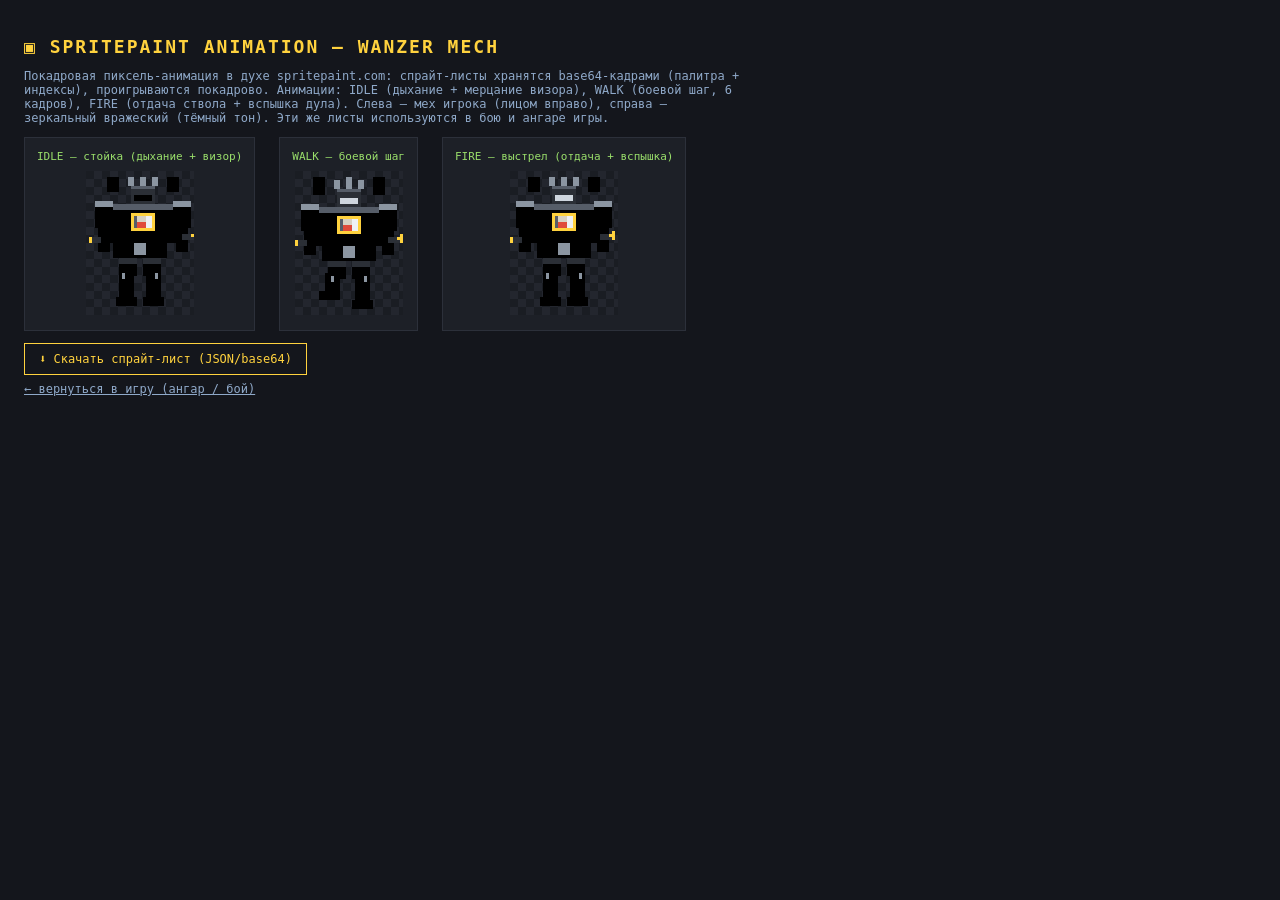
<file: fm2/sprites-preview.html>
<!DOCTYPE html>
<html lang="ru">
<head>
<meta charset="utf-8">
<title>SPRITEPAINT — MECH ANIMATION PREVIEW (WANZER)</title>
<style>
  body { background:#14161c; color:#cfd6de; font-family:monospace; margin:0; padding:24px; }
  h1 { color:#ffd23e; font-size:18px; letter-spacing:2px; }
  p { color:#8fa9c9; font-size:12px; max-width:720px; }
  #sp-preview { display:flex; gap:24px; flex-wrap:wrap; }
  .sp-cell { background:#1d2027; border:1px solid #2c303a; padding:12px; text-align:center; }
  .sp-cell canvas { image-rendering:pixelated; background:
    repeating-conic-gradient(#23262e 0% 25%, #1a1d23 0% 50%) 0 0/16px 16px; }
  .sp-cell div { font-size:11px; color:#9adf6b; margin-bottom:8px; }
  #sp-actions { margin-top:20px; }
  #sp-actions a { color:#ffd23e; border:1px solid #ffd23e; padding:8px 14px; text-decoration:none; font-size:12px; }
  a.back { color:#8fa9c9; font-size:12px; display:block; margin-top:16px; }
</style>
</head>
<body>
<h1>▣ SPRITEPAINT ANIMATION — WANZER MECH</h1>
<p>Покадровая пиксель-анимация в духе spritepaint.com: спрайт-листы хранятся base64-кадрами
(палитра + индексы), проигрываются покадрово. Анимации: IDLE (дыхание + мерцание визора),
WALK (боевой шаг, 6 кадров), FIRE (отдача ствола + вспышка дула). Слева — мех игрока (лицом вправо),
справа — зеркальный вражеский (тёмный тон). Эти же листы используются в бою и ангаре игры.</p>
<div id="sp-preview"></div>
<div id="sp-actions"></div>
<a class="back" href="index.html">← вернуться в игру (ангар / бой)</a>
<script src="sprites.js"></script>
</body>
</html>
</file>
<file: style.css>
/* style.css — оформление ангара */

* { box-sizing: border-box; margin: 0; padding: 0; }

body {
  font-family: "Segoe UI", Roboto, Arial, sans-serif;
  background: #10151f;
  color: #e8edf5;
  min-height: 100vh;
}

.app { max-width: 1200px; margin: 0 auto; padding: 16px; }

.topbar {
  display: flex; flex-wrap: wrap; align-items: center; justify-content: space-between;
  gap: 12px; margin-bottom: 16px;
}
.topbar h1 { font-size: 22px; letter-spacing: 0.5px; }

.total-stats { display: flex; flex-wrap: wrap; gap: 8px; }
.tstat {
  background: #1b2433; border: 1px solid #2e3d55; border-radius: 8px;
  padding: 6px 10px; font-size: 13px;
}
.tstat b { color: #7de3ff; }

.content { display: grid; grid-template-columns: 1.2fr 1fr; gap: 16px; }
@media (max-width: 860px) { .content { grid-template-columns: 1fr; } }

/* скрытые секции: атрибут hidden должен работать поверх display из классов */
[hidden] { display: none !important; }

/* ---------- Ангар ---------- */
.hangar-wrap { display: flex; flex-direction: column; gap: 8px; }

.hangar {
  position: relative;
  border-radius: 14px;
  overflow: hidden;
  min-height: 520px;
  background:
    /* стены ангара */
    linear-gradient(#243044, #1a2331);
  border: 1px solid #33455f;
  box-shadow: inset 0 0 60px rgba(0,0,0,0.5);
}

/* пол */
.hangar::after {
  content: "";
  position: absolute; left: 0; right: 0; bottom: 0; height: 90px;
  background:
    repeating-linear-gradient(90deg, #2b3648 0 40px, #26303f 40px 80px);
  border-top: 3px solid #46586f;
}
/* разметка на полу */
.hangar::before {
  content: "";
  position: absolute; left: 15%; right: 15%; bottom: 60px; height: 6px;
  background: repeating-linear-gradient(90deg, #ffd23f 0 24px, transparent 24px 48px);
  opacity: 0.6; z-index: 1;
}

#robotSvg { position: relative; z-index: 2; display: block; }

.robot-part { cursor: pointer; transition: filter 0.15s; }
.robot-part:hover { filter: brightness(1.25) url(#shadow); }
.robot-part.selected { animation: pulse 1.2s infinite; }
@keyframes pulse {
  0%, 100% { filter: drop-shadow(0 0 2px #ffffff); }
  50%      { filter: drop-shadow(0 0 10px #7de3ff); }
}

.hangar-floor-label {
  position: absolute; top: 10px; left: 12px; z-index: 3;
  font-size: 12px; letter-spacing: 2px; text-transform: uppercase;
  color: #8fa3bf; background: rgba(16,21,31,0.6);
  padding: 4px 10px; border-radius: 6px; border: 1px solid #33455f;
}

.hint { font-size: 13px; color: #93a5c1; }

/* ---------- Панель ---------- */
.panel { display: flex; flex-direction: column; gap: 14px; }

.slots { display: flex; flex-direction: column; gap: 8px; }
.slots-header {
  font-size: 12px; letter-spacing: 2px; text-transform: uppercase;
  color: #8fa3bf; margin-top: 6px; padding-bottom: 2px; border-bottom: 1px solid #2e3d55;
}
.slot-btn {
  display: grid; grid-template-columns: 1fr auto; grid-template-areas:
    "name tier"
    "part part";
  gap: 2px 8px;
  text-align: left;
  background: #1b2433;
  border: 1px solid #2e3d55;
  border-left: 5px solid var(--tier-color, #4dd2ff);
  color: #e8edf5;
  border-radius: 10px;
  padding: 10px 12px;
  cursor: pointer;
  transition: background 0.15s, transform 0.1s;
}
.slot-btn:hover { background: #223047; }
.slot-btn.active { outline: 2px solid #7de3ff; background: #223047; transform: translateX(3px); }
.slot-btn.empty { opacity: 0.55; border-left-style: dashed; }
.slot-name { grid-area: name; font-weight: 600; }
.slot-tier { grid-area: tier; font-size: 12px; color: var(--tier-color); white-space: nowrap; }
.slot-part { grid-area: part; font-size: 12px; color: #93a5c1; }

.picker {
  background: #161e2b; border: 1px solid #2e3d55; border-radius: 12px; padding: 12px;
}
.picker-title { font-weight: 600; margin-bottom: 10px; color: #cfe0f5; }
.picker-cards { display: flex; flex-direction: column; gap: 10px; }

.part-card {
  text-align: left;
  background: #1b2433;
  border: 1px solid #2e3d55;
  border-top: 4px solid var(--tier-color);
  border-radius: 10px;
  padding: 10px 12px;
  color: #e8edf5;
  cursor: pointer;
  transition: background 0.15s, transform 0.1s;
}
.part-card:hover { background: #223047; transform: translateY(-2px); }
.part-card.current { outline: 2px solid var(--tier-color); }
.part-card.remove { border-top-color: #ff5c5c; text-align: center; color: #ffb1b1; }
.part-card.remove:hover { background: #3a2028; }

.card-head { display: flex; justify-content: space-between; align-items: center; margin-bottom: 4px; }
.badge {
  font-size: 12px; font-weight: 700; color: var(--tier-color);
  border: 1px solid var(--tier-color); border-radius: 20px; padding: 2px 10px;
}
.installed { font-size: 12px; color: #6fdc8c; font-weight: 600; }
.card-label { font-weight: 600; margin-bottom: 6px; }

.card-stats { list-style: none; display: grid; grid-template-columns: 1fr 1fr; gap: 3px 12px; font-size: 13px; color: #aebfd8; }
.card-stats li:nth-child(5) { grid-column: span 2; }
.card-stats b { color: #fff; }

/* ---------- Подсказка «кабина пилота» ---------- */
.cockpit-tip {
  position: absolute; top: 12px; right: 12px; z-index: 4;
  width: 190px; padding: 8px 8px 6px;
  background: rgba(13, 20, 32, 0.92);
  border: 1px solid #3d5a80; border-radius: 10px;
  box-shadow: 0 6px 18px rgba(0,0,0,0.5);
  opacity: 0; transform: translateY(-6px); pointer-events: none;
  transition: opacity 0.2s, transform 0.2s;
}
.cockpit-tip.visible { opacity: 1; transform: translateY(0); }
.cockpit-tip svg { display: block; border-radius: 6px; }
.tip-caption { font-size: 11.5px; color: #bcd4ee; text-align: center; margin-top: 6px; }

/* ============================================================
   КОМНАТА ПИЛОТА: экран, рабочий стол, папки, карточка дела
   ============================================================ */
.pilot-room { display: flex; flex-direction: column; gap: 10px; }

.room-scene {
  position: relative;
  border-radius: 14px;
  overflow: hidden;
  border: 1px solid #33455f;
  box-shadow: inset 0 0 60px rgba(0,0,0,0.5);
  background: linear-gradient(#2a3143, #1c2230);
}
.room-scene svg { display: block; }

/* кликабельные папки на столе */
.folder { cursor: pointer; transition: transform 0.18s ease, filter 0.18s ease; transform-box: fill-box; transform-origin: center; }
.folder:hover { filter: brightness(1.18) drop-shadow(0 0 10px rgba(255, 210, 63, 0.55)); transform: translateY(-10px) scale(1.03); }
.folder:active { transform: translateY(-4px) scale(0.99); }

/* ---------- Карточка личного дела (поверх сцены) ---------- */
.dossier {
  position: absolute; inset: 0; z-index: 6;
  display: flex; align-items: center; justify-content: center;
  background: rgba(8, 12, 20, 0.78);
  backdrop-filter: blur(3px);
}
.dossier-card-anim { animation: dossierPop 0.22s ease; }
@keyframes dossierPop { from { transform: scale(0.92); opacity: 0; } to { transform: scale(1); opacity: 1; } }
.dossier[hidden] { display: none; }

.dossier-inner {
  display: flex; gap: 20px; align-items: flex-start;
  max-width: 720px; width: calc(100% - 40px);
  background: #1b2433;
  border: 1px solid #3d5a80;
  border-radius: 14px;
  padding: 22px 24px;
  box-shadow: 0 18px 50px rgba(0,0,0,0.6);
  position: relative;
  animation: dossierPop 0.22s ease;
}
.dossier-close {
  position: absolute; top: 10px; right: 12px;
  background: #2e3d55; color: #cfe0f5;
  border: 1px solid #46586f; border-radius: 8px;
  font-size: 15px; padding: 4px 10px; cursor: pointer;
}
.dossier-close:hover { background: #c0392b; color: #fff; }

.dossier-photo { flex: 0 0 190px; }
.dossier-photo svg { width: 190px; height: auto; display: block; border-radius: 10px; border: 2px solid #3d5a80; }

.dossier-info { flex: 1; min-width: 0; }
.dossier-info h2 { font-size: 19px; color: #ffd23f; margin-bottom: 4px; padding-right: 30px; }
.dossier-rank { font-size: 13px; color: #7de3ff; margin-bottom: 12px; }
.dossier-list { list-style: none; display: grid; gap: 5px; font-size: 13.5px; color: #9fb2cf; }
.dossier-list b { color: #eef4fc; font-weight: 600; }
.dossier-mech {
  margin-top: 14px; padding: 9px 12px;
  background: #14202f; border: 1px dashed #3d5a80; border-radius: 9px;
  font-size: 13px; color: #bcd4ee;
}

/* ---------- Кнопки навигации в шапке ---------- */
.nav-btns { display: flex; gap: 8px; }
.nav-btn {
  background: #1b2433; color: #cfe0f5;
  border: 1px solid #2e3d55; border-radius: 9px;
  padding: 8px 14px; font-size: 14px; cursor: pointer;
  transition: background 0.15s, border-color 0.15s;
}
.nav-btn:hover { background: #243149; }
.nav-btn.active { background: #2f5fa8; border-color: #7de3ff; color: #fff; box-shadow: 0 0 10px rgba(125,227,255,0.35); }
.nav-btn.pilot.active { background: #8a4a2f; border-color: #ffd23f; box-shadow: 0 0 10px rgba(255,210,63,0.35); }

/* ---------- Кнопка «В комнату пилота» на мехе ---------- */
.go-pilot-btn {
  position: absolute; left: 12px; bottom: 14px; z-index: 5;
  background: rgba(27, 36, 51, 0.92); color: #ffd23f;
  border: 1px solid #c9a227; border-radius: 10px;
  padding: 9px 14px; font-size: 14px; cursor: pointer;
  box-shadow: 0 4px 14px rgba(0,0,0,0.5);
  transition: background 0.15s, transform 0.15s;
}
.go-pilot-btn:hover { background: #c9a227; color: #14181f; transform: translateY(-2px); }

@media (max-width: 700px) {
  .dossier-inner { flex-direction: column; align-items: center; text-align: center; }
  .dossier-list { font-size: 12.5px; }
}

/* ================= ТРЕНИРОВОЧНЫЙ АНГАР (арена) ================= */
.nav-btn.arena.active { background: #7a2018; border-color: #ff6b6b; box-shadow: 0 0 10px rgba(255,92,92,0.4); }

.arena-wrap { display: flex; flex-direction: column; gap: 10px; }

.arena-scene {
  position: relative;
  border: 3px solid #39465c; border-radius: 14px; overflow: hidden;
  background: #1c2331; max-height: 480px;
}
.arena-scene svg { shape-rendering: crispEdges; image-rendering: pixelated; display: block; width: 100%; }

/* карточки бойцов */
.fighter-cards { display: flex; gap: 8px; flex-wrap: wrap; }
.fcard {
  flex: 1 1 140px; min-width: 150px;
  background: #222c3d; border: 2px solid #39465c; border-radius: 10px;
  padding: 8px 10px; transition: border-color .15s, box-shadow .15s;
}
.fcard.active { border-color: #ffd23f; box-shadow: 0 0 10px rgba(255,210,63,.35); }
.fcard.player { border-left: 5px solid #4dd2ff; }
.fcard.disabled { opacity: .6; }
.fcard-name { font-weight: bold; font-size: 13.5px; color: #e8eefb; }
.fcard-sub { font-size: 11.5px; color: #9fb0c8; margin-top: 2px; }
.mini-hp { height: 8px; background: #131a26; border-radius: 4px; overflow: hidden; margin-top: 6px; border: 1px solid #2b3648; }
.mini-hp i { display: block; height: 100%; transition: width .25s; }

/* панель управления боем */
.arena-controls {
  display: grid; grid-template-columns: 1fr 1fr auto; gap: 10px; align-items: start;
  background: #222c3d; border: 2px solid #39465c; border-radius: 12px; padding: 10px;
}
@media (max-width: 900px) { .arena-controls { grid-template-columns: 1fr; } }
.aim-title { font-size: 12.5px; color: #9fb0c8; margin-bottom: 6px; }
.aim-picker { display: flex; flex-wrap: wrap; gap: 5px; }
.aim-btn {
  background: #1a2333; color: #cbd5e4; border: 1.5px solid #39465c; border-radius: 8px;
  padding: 5px 9px; font-size: 12px; cursor: pointer; transition: all .12s;
}
.aim-btn:hover { background: #243149; }
.aim-btn.on { background: #7a2018; border-color: #ff6b6b; color: #fff; box-shadow: 0 0 8px rgba(255,92,92,.4); }
.target-info { font-size: 12.5px; color: #cbd5e4; line-height: 1.5; }
.ti-title { font-size: 13.5px; margin-bottom: 4px; }
.action-block { display: flex; flex-direction: column; gap: 8px; }
.attack-btn {
  background: linear-gradient(#ff6b6b, #c0392b); color: #fff; font-weight: bold;
  border: 2px solid #7a2018; border-radius: 10px; padding: 14px 22px; font-size: 17px; cursor: pointer;
  box-shadow: 0 4px 14px rgba(192,57,43,.5); transition: transform .1s;
}
.attack-btn:hover:not(:disabled) { transform: scale(1.05); }
.attack-btn:disabled { opacity: .45; cursor: default; }
.reset-btn {
  background: #1a2333; color: #7de3ff; border: 1.5px solid #2b6f8f; border-radius: 8px;
  padding: 8px 12px; font-size: 13px; cursor: pointer;
}
.reset-btn:hover { background: #243149; }

/* журнал боя */
.battle-log {
  background: #131a26; border: 2px solid #2b3648; border-radius: 10px;
  padding: 8px 12px; max-height: 170px; overflow-y: auto;
  font-family: "Consolas", monospace; font-size: 12px;
}
.blog-line { padding: 2px 0; border-bottom: 1px dashed #222c3d; color: #9fb0c8; }
.blog-line.good { color: #7dff9e; }
.blog-line.crit { color: #ffd23f; font-weight: bold; }
.blog-line.bad { color: #ff6b6b; }
.blog-line.warn { color: #ffb347; }

/* баннер результата */
.battle-result {
  position: absolute; left: 50%; top: 12px; transform: translateX(-50%);
  padding: 10px 22px; border-radius: 12px; font-weight: bold; font-size: 16px;
  z-index: 6; box-shadow: 0 6px 20px rgba(0,0,0,.6); animation: pop .3s ease-out;
}
.battle-result.win { background: #1e6b3a; color: #d6ffdf; border: 2px solid #7dff9e; }
.battle-result.lose { background: #6b1e1e; color: #ffd6d6; border: 2px solid #ff6b6b; }
@keyframes pop { from { transform: translateX(-50%) scale(.6); opacity: 0; } to { transform: translateX(-50%) scale(1); opacity: 1; } }

/* кнопка арены на мехе */
.go-pilot-btn.arena-btn { color: #ff9d9d; border-color: #c0392b; }
.go-pilot-btn.arena-btn:hover { background: #c0392b; color: #fff; }
</file>
<file: fm1/style.css>
/* MECH COMMAND — ретро-UI в стиле Front Mission 1st */
* { margin:0; padding:0; box-sizing:border-box; }

html,body { height:100%; background:#0a0c10; }
body { overflow:auto; }

body {
  font-family:"Courier New", Courier, monospace;
  color:#dfe6ee;
  display:flex; align-items:center; justify-content:center;
}

#app { position:relative; width:min(100vw, calc(100vh * 16 / 9)); max-width:1280px; margin:auto; }

/* Canvas масштабируется CSS, пиксельная чёткость обязательна */
#screen {
  image-rendering: pixelated;
  image-rendering: crisp-edges;
  width: min(100vw, calc(100vh * 16 / 9));
  height: auto;
  aspect-ratio: 16/9;
  display:block;
  background:#000;
  border:2px solid #2a3546;
  box-shadow:0 0 40px rgba(0,0,0,.8);
}

.overlay { position:absolute; inset:0; pointer-events:none; }
.overlay .panel, .overlay button { pointer-events:auto; }

/* ---------- общие панели ---------- */
.panel {
  position:absolute;
  background:rgba(8,12,18,.92);
  border:2px solid #4a5c78;
  box-shadow:inset 0 0 0 1px #1b2534, 3px 3px 0 rgba(0,0,0,.6);
  font-size:11px;
  letter-spacing:.5px;
}
.panel-title {
  background:#243449; color:#ffd23f;
  padding:3px 6px; font-weight:bold; font-size:10px;
  border-bottom:2px solid #4a5c78; text-transform:uppercase;
}
.panel-title.t2 { margin-top:6px; border-top:2px solid #4a5c78; border-bottom:none; }

button {
  font-family:inherit; cursor:pointer; text-transform:uppercase;
  background:#1b2a3d; color:#dfe6ee; border:2px solid #4a5c78;
  padding:4px 8px; font-size:11px; letter-spacing:1px;
}
button:hover { background:#2f4a6e; color:#fff; }
button:active { transform:translate(1px,1px); }
button.sel { background:#ffd23f; color:#111; border-color:#fff; }
button:disabled { opacity:.35; cursor:default; }

.big-btn { display:block; width:calc(100% - 12px); margin:6px; padding:8px;
  background:#7a1f1f; border-color:#ff6b5e; color:#ffe9e6; font-weight:bold; }
.big-btn:hover { background:#a32a2a; }
.small-btn { display:block; width:calc(100% - 12px); margin:0 6px 6px; }

.hint { position:absolute; bottom:4px; left:50%; transform:translateX(-50%);
  font-size:9px; color:#8fa2bd; letter-spacing:1px; white-space:nowrap; }

/* ---------- ангар: SELECT PARTS ---------- */
.parts-panel { left:8px; top:8px; width:250px; max-height:calc(100% - 40px); overflow-y:auto; }
.slot-list { padding:5px; }
.slot-row { display:flex; gap:4px; margin-bottom:4px; align-items:stretch; }
.slot-name {
  flex:0 0 74px; background:#141d2b; border:2px solid #33445c;
  padding:3px 4px; font-size:9px; cursor:pointer; color:#aebdd2;
}
.slot-name:hover { border-color:#ffd23f; color:#fff; }
.slot-name.active { border-color:#ffd23f; background:#233448; color:#ffd23f; }
.slot-parts { flex:1; display:flex; gap:3px; }
.pbtn { flex:1; padding:3px 2px; font-size:9px; text-align:center; }
.pbtn.eq { background:#3f6b3f; border-color:#7fd07f; color:#dfffdc; }
.pbtn.locked { background:#141d2b; color:#556070; border-color:#26313f; }

/* статус */
.status-panel { right:8px; top:8px; width:190px; }
#statusTable { padding:5px 6px; line-height:1.55; }
.st-line { display:flex; justify-content:space-between; }
.st-line b { color:#ffd23f; }
.warn { color:#ff6b5e; }

/* карточка детали */
.part-detail { left:266px; top:8px; width:210px; padding:6px; line-height:1.5; }
.part-detail .pd-name { color:#fff; font-weight:bold; margin-bottom:3px; }
.pd-tier-L { color:#7fd0ff; } .pd-tier-M { color:#ffd23f; } .pd-tier-H { color:#ff8a66; }

/* ---------- бой ---------- */
.turn-banner { left:50%; top:6px; transform:translateX(-50%); padding:4px 14px;
  color:#ffd23f; font-weight:bold; background:rgba(8,12,18,.92); }
.turn-banner.enemy { color:#ff6b5e; }
.enemy-info { right:8px; top:8px; width:180px; padding:5px 6px; line-height:1.5; }
.action-menu { left:8px; bottom:8px; width:150px; padding:0 5px 5px; }
.act-btn { display:block; width:100%; margin-top:4px; }
.battle-log { left:166px; bottom:8px; width:300px; height:74px; padding:4px 6px;
  overflow:hidden; font-size:10px; line-height:1.4; color:#bcd; }
.battle-log div:first-child { color:#fff; }
.target-hint { left:50%; bottom:90px; transform:translateX(-50%); padding:4px 10px; color:#7fd0ff; }

/* ---------- результат ---------- */
.result-panel { left:50%; top:50%; transform:translate(-50%,-50%);
  width:280px; padding:14px; text-align:center; }
.result-title { font-size:20px; font-weight:bold; margin-bottom:10px; color:#ffd23f; }
.result-title.lose { color:#ff6b5e; }
.result-reward { font-size:11px; line-height:1.6; margin-bottom:12px; color:#cfe; }

/* полоски HP в canvas-подписях не нужны — всё рисуем на холсте */
</file>
<file: fm2/style.css>
/* MECH TACTICS: DIABLO — пиксельный UI в духе D2/FM */
* { box-sizing: border-box; margin: 0; }
html, body { background: #0a0b0e; color: #cfc9b8; font-family: "Courier New", monospace; }
#app { max-width: 1300px; margin: 0 auto; padding: 8px; }
canvas { image-rendering: pixelated; image-rendering: crisp-edges; display: block; }

/* --- Ангар --- */
#scr-hangar { display: flex; gap: 10px; }
.left { flex: 1 1 62%; min-width: 0; }
.left canvas { width: 100%; height: auto; border: 3px solid #3a3f4a; box-shadow: 0 0 0 2px #14161c, 0 0 24px #000a; background: #14161c; }
.right { flex: 1 1 38%; border: 3px solid #3a3f4a; background: linear-gradient(#1b1e25, #14161c); padding: 10px; max-height: 92vh; overflow-y: auto; }
.right h2 { color: #ffd23e; font-size: 13px; letter-spacing: 3px; border-bottom: 2px solid #5b6068; margin: 10px 0 6px; text-shadow: 1px 1px 0 #000; }
.slot-group { margin-bottom: 8px; }
.slot-title { color: #8fa9c9; font-size: 11px; letter-spacing: 2px; margin: 6px 0 3px; }
.tiers { display: grid; grid-template-columns: repeat(3, 1fr); gap: 4px; }
.tiers.weapons { grid-template-columns: repeat(3, 1fr); max-height: 172px; overflow-y: auto; }
.pbtn, .wbtn { background: #23262e; border: 2px solid #3a3f4a; color: #cfc9b8; font-family: inherit;
  font-size: 9px; padding: 4px; cursor: pointer; text-align: left; line-height: 1.35; }
.pbtn em { display: block; color: #6fa8c9; font-style: normal; font-size: 8px; letter-spacing: 1px; }
.pbtn b, .wbtn b { display: block; color: #fff; font-size: 10px; }
.pbtn i, .wbtn i { display: block; color: #9aa0ac; font-style: normal; font-size: 8px; }
.pbtn:hover, .wbtn:hover { border-color: #ffd23e; background: #2c303a; }
.pbtn.cur, .wbtn.cur { border-color: #ffd23e; background: #3d3320; box-shadow: inset 0 0 0 1px #ffd23e55; }
#status .row { display: flex; justify-content: space-between; font-size: 12px; padding: 2px 4px; border-bottom: 1px dashed #2c303a; }
#status .row b { color: #fff; }
#status .warn { color: #ff6a4a; }
.hangar-actions { margin-top: 8px; display: flex; align-items: center; gap: 10px; flex-wrap: wrap; }
.big { background: #3d3320; border: 3px solid #ffd23e; color: #ffd23e; font-family: inherit; font-size: 15px;
  letter-spacing: 2px; padding: 10px 18px; cursor: pointer; text-shadow: 1px 1px 0 #000; }
.big:hover { background: #5a4a26; }
.hintline { font-size: 10px; color: #7a808c; }

/* --- Бой --- */
#scr-battle { position: relative; }
.topbar { display: flex; align-items: center; gap: 12px; background: #1b1e25; border: 3px solid #3a3f4a; padding: 6px 10px; font-size: 13px; }
#turn-label { color: #ffd23e; letter-spacing: 2px; }
#phud { color: #8fa9c9; flex: 1; font-size: 11px; }
.battle-wrap { position: relative; }
#cvb { width: 100%; height: auto; border: 3px solid #3a3f4a; background: #0c0d10; cursor: crosshair; }
#unit-info { position: absolute; top: 8px; left: 8px; background: #000000cc; border: 1px solid #5b6068; padding: 4px 8px; font-size: 10px; color: #cfe3ff; max-width: 92%; }
#hint { position: absolute; bottom: 64px; left: 8px; background: #000000bb; border: 1px solid #c9a227; padding: 3px 8px; font-size: 11px; color: #ffd23e; }
.actions { position: absolute; bottom: 8px; left: 8px; display: flex; gap: 6px; }
.actions button, .topbar button { background: #23262e; border: 2px solid #5b6068; color: #cfc9b8; font-family: inherit; font-size: 11px; padding: 6px 10px; cursor: pointer; letter-spacing: 1px; }
.actions button:hover:not(:disabled), .topbar button:hover { border-color: #ffd23e; color: #ffd23e; }
.actions button:disabled { opacity: .35; cursor: default; }
#log { position: absolute; bottom: 8px; right: 8px; width: 300px; max-height: 110px; overflow-y: auto;
  background: #000000c8; border: 1px solid #3a3f4a; font-size: 10px; padding: 4px 6px; color: #9fb28f; }
#log div { border-bottom: 1px dotted #23262e; padding: 1px 0; }
.scroll::-webkit-scrollbar { width: 8px; } .scroll::-webkit-scrollbar-thumb { background: #3a3f4a; }

/* --- Результат --- */
#scr-result { position: absolute; inset: 0; display: flex; align-items: center; justify-content: center; background: #000a; z-index: 5; }
.result-box { border: 3px solid #ffd23e; background: #14161c; padding: 24px 34px; text-align: center; box-shadow: 0 0 40px #000; }
.result-box h1 { color: #ffd23e; letter-spacing: 3px; margin-bottom: 10px; text-shadow: 2px 2px 0 #000; }
.result-box p { font-size: 12px; margin-bottom: 16px; color: #cfc9b8; }
.result-box button { margin: 0 4px; }
@media (max-width: 900px) { #scr-hangar { flex-direction: column; } }

/* --- Карта города (выбор задания) --- */
#scr-map { position: relative; }
.map-wrap { position: relative; }
#cvm { width: 100%; height: auto; border: 3px solid #3a3f4a; background: #0c0d10; cursor: pointer; }
#map-info { position: absolute; top: 8px; left: 8px; background: #000000cc; border: 1px solid #5b6068; padding: 4px 8px; font-size: 10px; color: #cfe3ff; max-width: 92%; }
#map-hint { position: absolute; bottom: 8px; left: 8px; background: #000000bb; border: 1px solid #c9a227; padding: 3px 8px; font-size: 11px; color: #ffd23e; }
.mission-card { position: absolute; right: 12px; top: 40px; width: 260px; background: #14161cee; border: 3px solid #5b6068; padding: 10px; box-shadow: 0 0 24px #000c; }
.mission-card.sel { border-color: #ffd23e; }
.mission-card h3 { color: #ffd23e; font-size: 13px; letter-spacing: 2px; margin-bottom: 6px; text-shadow: 1px 1px 0 #000; }
.mission-card p { font-size: 10px; line-height: 1.5; color: #cfc9b8; min-height: 84px; margin-bottom: 8px; }
.mission-card .big { width: 100%; font-size: 13px; padding: 8px; }
.mission-card.done { opacity: .55; }
.big.alt { background: #20303d; border-color: #6fa8c9; color: #6fa8c9; }
.big.alt:hover { background: #2c4257; }
</file>
